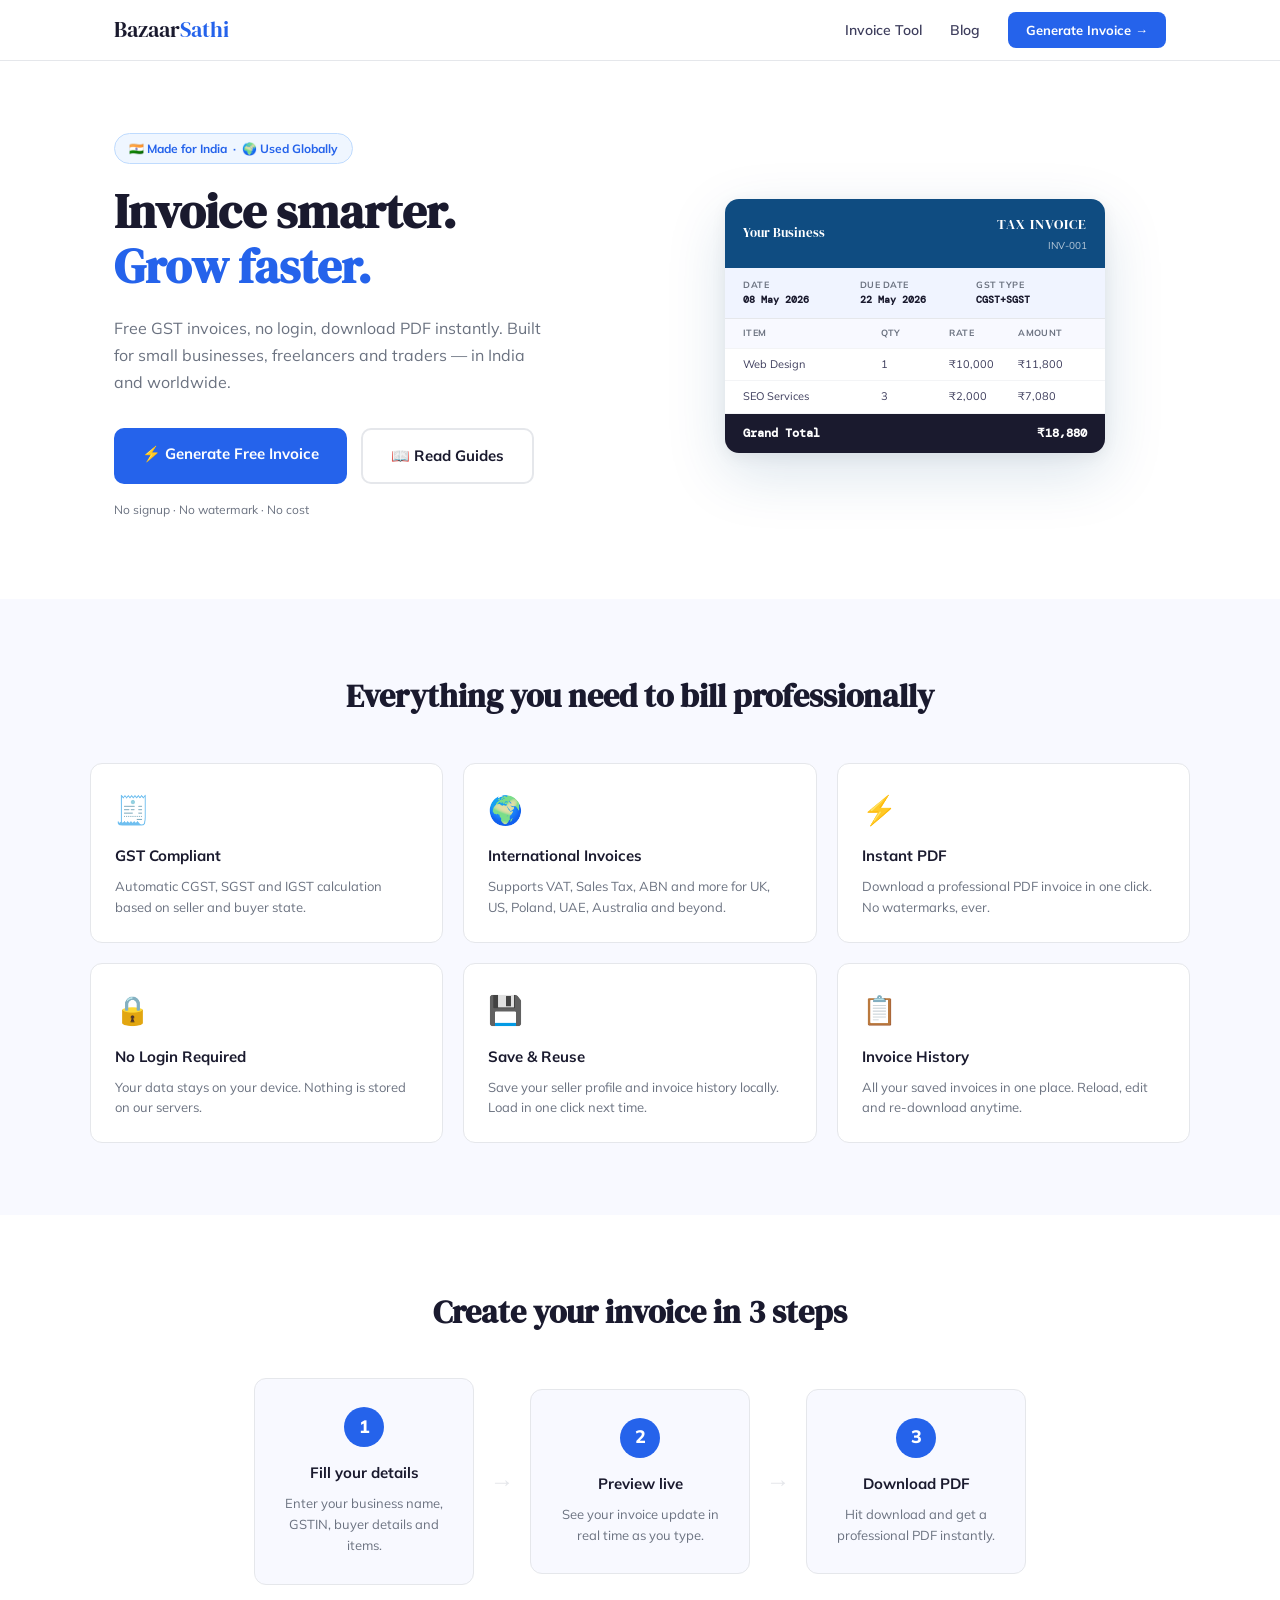
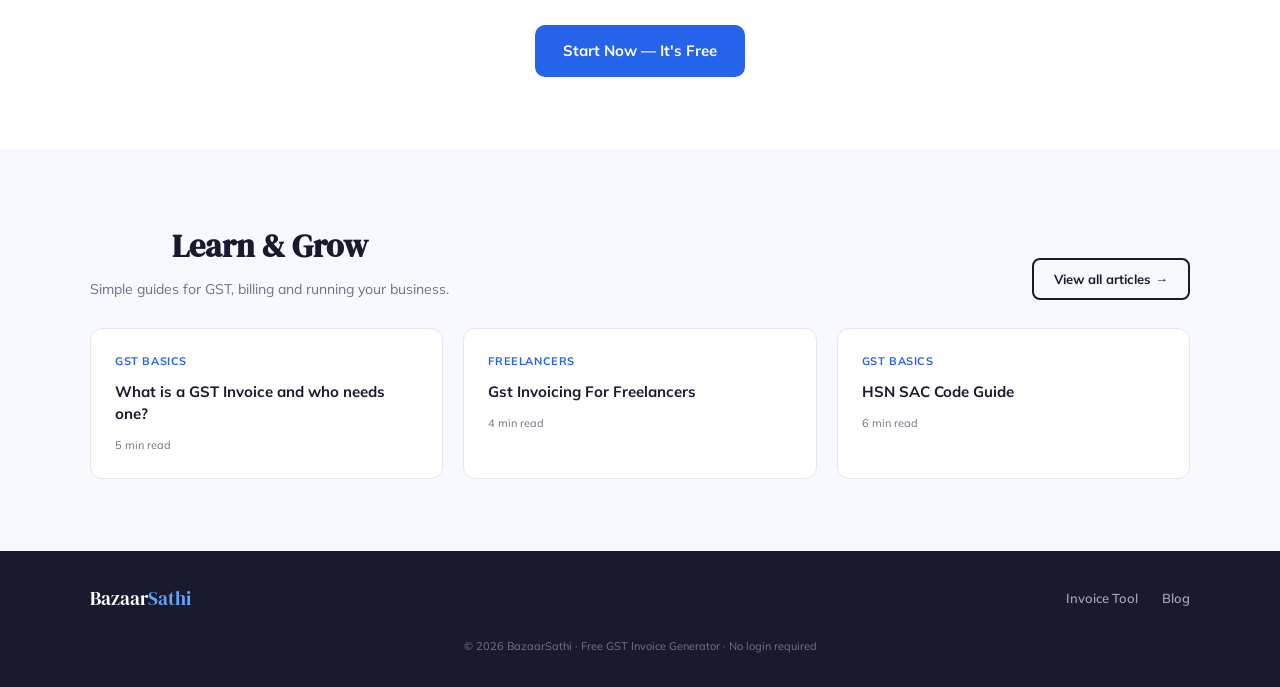
<file: index.html>
<!DOCTYPE html>
<html lang="en">
<head>
  <!-- Google tag (gtag.js) -->
  <script async src="https://www.googletagmanager.com/gtag/js?id=G-HT61FPW5GD"></script>
  <script>
    window.dataLayer = window.dataLayer || [];
    function gtag(){dataLayer.push(arguments);}
    gtag('js', new Date());
    gtag('config', 'G-HT61FPW5GD');
  </script>

  <meta charset="UTF-8">
  <meta name="viewport" content="width=device-width, initial-scale=1.0">

  <!-- SEO -->
  <title>BazaarSathi — Free GST Invoice Generator & Business Guides</title>
  <link rel="icon" type="image/x-icon" href="bazaarsathi_icon.png">
  <meta name="description" content="BazaarSathi helps small businesses, freelancers and traders generate free GST invoices instantly and learn about GST, billing and business with simple guides.">
  <meta name="keywords" content="GST invoice generator, free billing tool India, GST guide, small business India, freelancer invoice, bazaarsathi, GST invoice generator, GST billing software free, GST invoice format PDF, GST invoice for freelancers, small business billing tool, traders invoice maker, GST billing for startups, service invoice generator India, no login invoice maker, free PDF bill download, CGST SGST IGST calculator, automated GST billing, simple invoice creator">

  <!-- Fonts -->
  <link href="https://fonts.googleapis.com/css2?family=DM+Serif+Display:ital@0;1&family=DM+Mono:wght@400;500&family=Mulish:wght@400;500;600;700;800&display=swap" rel="stylesheet">

  <!-- Homepage styles only -->
  <link rel="stylesheet" href="home.css">
</head>
<body>

<!-- ===== NAV ===== -->
<nav class="home-nav">
  <div class="home-nav-inner">
    <a href="index.html" class="home-logo">Bazaar<span>Sathi</span></a>
    <div class="home-nav-links">
      <a href="tool.html" class="nav-link">Invoice Tool</a>
      <a href="blog.html" class="nav-link">Blog</a>
      <a href="tool.html" class="btn-nav-cta">Generate Invoice →</a>
    </div>
  </div>
</nav>

<!-- ===== HERO ===== -->
<section class="hero">
  <div class="hero-inner">
    <div class="hero-badge">🇮🇳 Made for India &nbsp;·&nbsp; 🌍 Used Globally</div>
    <h1 class="hero-title">
      Invoice smarter.<br>
      <span class="hero-accent">Grow faster.</span>
    </h1>
    <p class="hero-sub">
      Free GST invoices, no login, download PDF instantly.
      Built for small businesses, freelancers and traders — in India and worldwide.
    </p>
    <div class="hero-btns">
      <a href="tool.html" class="btn-hero-primary">⚡ Generate Free Invoice</a>
      <a href="blog.html" class="btn-hero-secondary">📖 Read Guides</a>
    </div>
    <p class="hero-note">No signup · No watermark · No cost</p>
  </div>

  <!-- Floating invoice card mockup -->
  <div class="hero-card-wrap">
    <div class="hero-card">
      <div class="hc-header">
        <div class="hc-logo-placeholder">Your Business</div>
        <div class="hc-title-area">
          <div class="hc-title">TAX INVOICE</div>
          <div class="hc-sub">INV-001</div>
        </div>
      </div>
      <div class="hc-meta">
        <div class="hc-meta-item"><div class="hc-mlabel">Date</div><div class="hc-mval">08 May 2026</div></div>
        <div class="hc-meta-item"><div class="hc-mlabel">Due Date</div><div class="hc-mval">22 May 2026</div></div>
        <div class="hc-meta-item"><div class="hc-mlabel">GST Type</div><div class="hc-mval">CGST+SGST</div></div>
      </div>
      <div class="hc-row hc-row-head">
        <span>Item</span><span>Qty</span><span>Rate</span><span>Amount</span>
      </div>
      <div class="hc-row">
        <span>Web Design</span><span>1</span><span>₹10,000</span><span>₹11,800</span>
      </div>
      <div class="hc-row">
        <span>SEO Services</span><span>3</span><span>₹2,000</span><span>₹7,080</span>
      </div>
      <div class="hc-total">
        <span>Grand Total</span>
        <span>₹18,880</span>
      </div>
    </div>
  </div>
</section>

<!-- ===== FEATURES ===== -->
<section class="features">
  <div class="section-inner">
    <h2 class="section-title">Everything you need to bill professionally</h2>
    <div class="features-grid">
      <div class="feature-card">
        <div class="feature-icon">🧾</div>
        <div class="feature-title">GST Compliant</div>
        <div class="feature-desc">Automatic CGST, SGST and IGST calculation based on seller and buyer state.</div>
      </div>
      <div class="feature-card">
        <div class="feature-icon">🌍</div>
        <div class="feature-title">International Invoices</div>
        <div class="feature-desc">Supports VAT, Sales Tax, ABN and more for UK, US, Poland, UAE, Australia and beyond.</div>
      </div>
      <div class="feature-card">
        <div class="feature-icon">⚡</div>
        <div class="feature-title">Instant PDF</div>
        <div class="feature-desc">Download a professional PDF invoice in one click. No watermarks, ever.</div>
      </div>
      <div class="feature-card">
        <div class="feature-icon">🔒</div>
        <div class="feature-title">No Login Required</div>
        <div class="feature-desc">Your data stays on your device. Nothing is stored on our servers.</div>
      </div>
      <div class="feature-card">
        <div class="feature-icon">💾</div>
        <div class="feature-title">Save & Reuse</div>
        <div class="feature-desc">Save your seller profile and invoice history locally. Load in one click next time.</div>
      </div>
      <div class="feature-card">
        <div class="feature-icon">📋</div>
        <div class="feature-title">Invoice History</div>
        <div class="feature-desc">All your saved invoices in one place. Reload, edit and re-download anytime.</div>
      </div>
    </div>
  </div>
</section>

<!-- ===== HOW IT WORKS ===== -->
<section class="how">
  <div class="section-inner">
    <h2 class="section-title">Create your invoice in 3 steps</h2>
    <div class="steps">
      <div class="step">
        <div class="step-num">1</div>
        <div class="step-title">Fill your details</div>
        <div class="step-desc">Enter your business name, GSTIN, buyer details and items.</div>
      </div>
      <div class="step-arrow">→</div>
      <div class="step">
        <div class="step-num">2</div>
        <div class="step-title">Preview live</div>
        <div class="step-desc">See your invoice update in real time as you type.</div>
      </div>
      <div class="step-arrow">→</div>
      <div class="step">
        <div class="step-num">3</div>
        <div class="step-title">Download PDF</div>
        <div class="step-desc">Hit download and get a professional PDF instantly.</div>
      </div>
    </div>
    <div style="text-align:center;margin-top:40px">
      <a href="tool.html" class="btn-hero-primary">Start Now — It's Free</a>
    </div>
  </div>
</section>

<!-- ===== BLOG TEASER ===== -->
<section class="blog-teaser">
  <div class="section-inner">
    <div class="blog-teaser-head">
      <div>
        <h2 class="section-title" style="margin-bottom:6px">Learn & Grow</h2>
        <p style="color:var(--ht-muted);font-size:14px">Simple guides for GST, billing and running your business.</p>
      </div>
      <a href="blog.html" class="btn-outline-dark">View all articles →</a>
    </div>
    <div class="blog-teaser-grid" id="blog-teaser-grid">
      <!-- Populated by home.js or hardcoded below -->
      <a href="blog/what-is-gst-invoice.html" class="blog-card">
        <div class="blog-card-tag">GST Basics</div>
        <div class="blog-card-title">What is a GST Invoice and who needs one?</div>
        <div class="blog-card-meta">5 min read</div>
      </a>

      <a href="blog/gst-invoicing-for-freelancers.html" class="blog-card">
        <div class="blog-card-tag">Freelancers</div>
        <div class="blog-card-title">Gst Invoicing For Freelancers</div>
        <div class="blog-card-meta">4 min read</div>
      </a>
      <a href="blog/hsn-sac-code-guide.html" class="blog-card">
        <div class="blog-card-tag">GST Basics</div>
        <div class="blog-card-title">HSN SAC Code Guide</div>
        <div class="blog-card-meta">6 min read</div>
      </a>

    </div>
  </div>
</section>

<!-- ===== FOOTER ===== -->
<footer class="home-footer">
  <div class="home-footer-inner">
    <div class="footer-logo">Bazaar<span>Sathi</span></div>
    <div class="footer-links">
      <a href="tool.html">Invoice Tool</a>
      <a href="blog.html">Blog</a>
    </div>
    <div class="footer-note">
      © 2026 BazaarSathi · Free GST Invoice Generator · No login required
    </div>
  </div>
</footer>

</body>
</html>
</file>
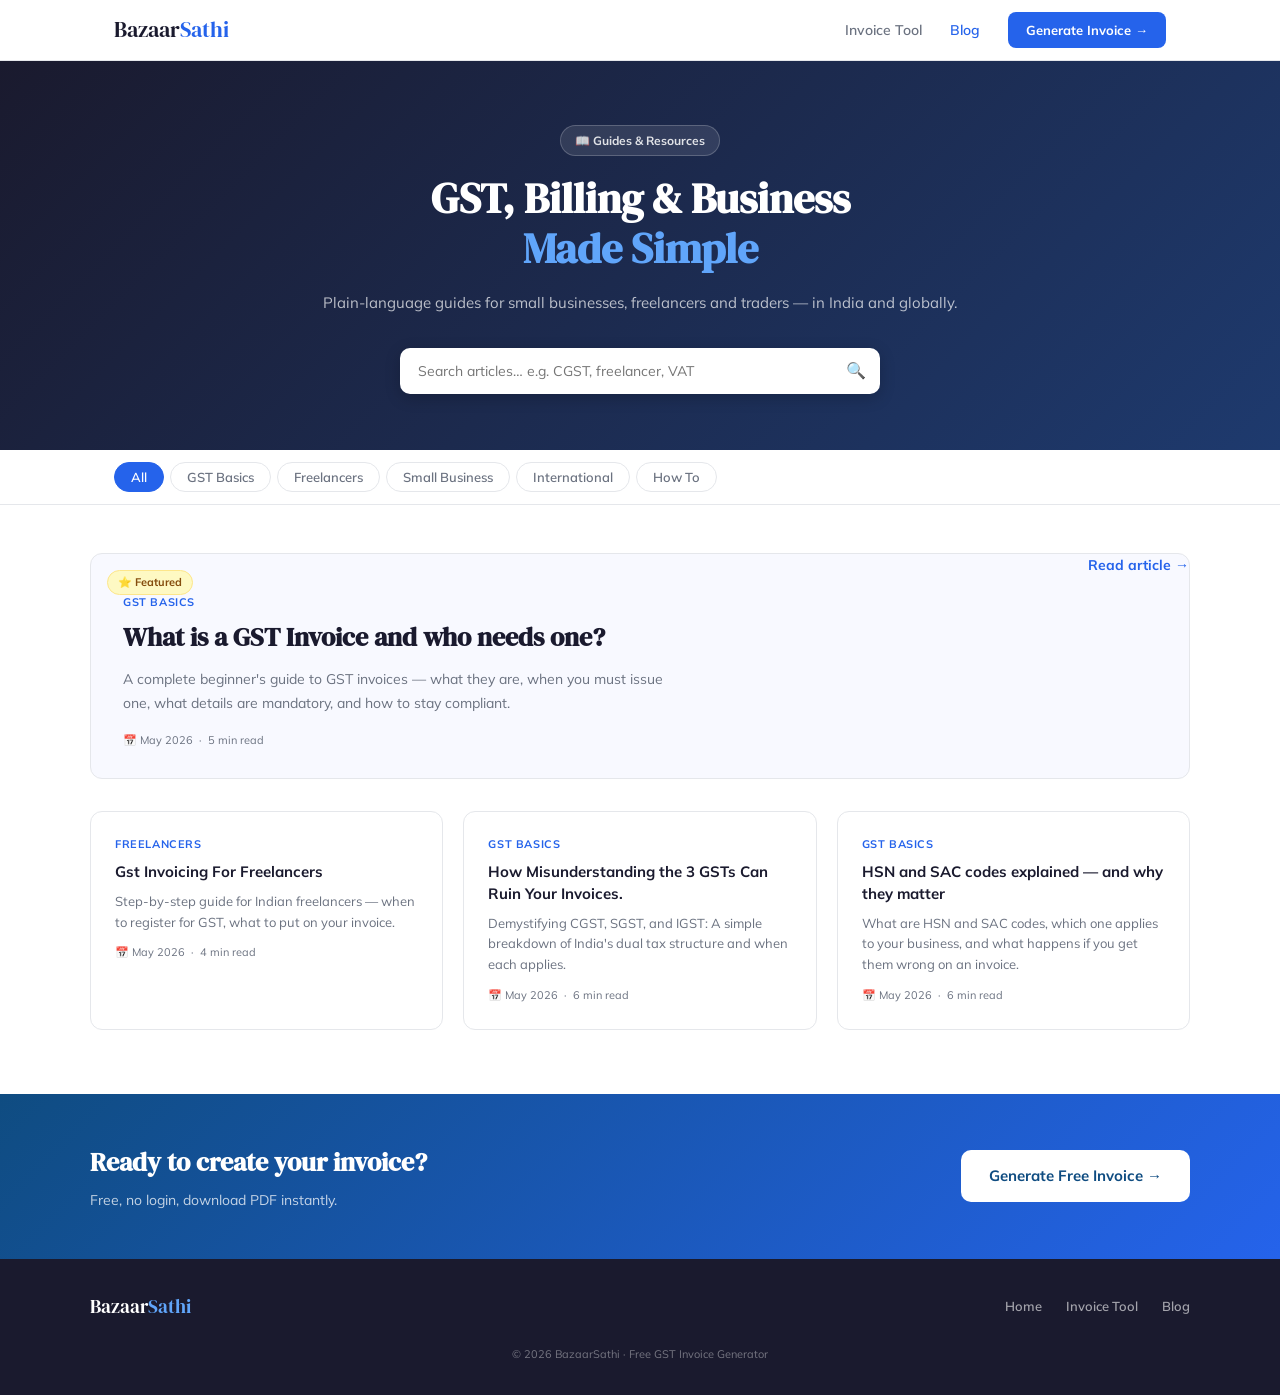
<file: blog.html>
<!DOCTYPE html>
<html lang="en">
<head>
  <!-- Google tag -->
  <script async src="https://www.googletagmanager.com/gtag/js?id=G-HT61FPW5GD"></script>
  <script>
    window.dataLayer = window.dataLayer || [];
    function gtag(){dataLayer.push(arguments);}
    gtag('js', new Date());
    gtag('config', 'G-HT61FPW5GD');
  </script>

  <meta charset="UTF-8">
  <meta name="viewport" content="width=device-width, initial-scale=1.0">

  <title>Blog — GST, Billing & Business Guides | BazaarSathi</title>
  <link rel="icon" type="image/x-icon" href="bazaarsathi_icon.png">
  <meta name="description" content="Simple guides on GST invoicing, billing, tax rules and running a small business in India and globally. Free resources by BazaarSathi.">
  <meta name="keywords" content="GST invoice generator, free billing tool India, GST guide, small business India, freelancer invoice, bazaarsathi, GST invoice generator, GST billing software free, GST invoice format PDF, GST invoice for freelancers, small business billing tool, traders invoice maker, GST billing for startups, service invoice generator India, no login invoice maker, free PDF bill download, CGST SGST IGST calculator, automated GST billing, simple invoice creator">

  <link href="https://fonts.googleapis.com/css2?family=DM+Serif+Display:ital@0;1&family=DM+Mono:wght@400;500&family=Mulish:wght@400;500;600;700;800&display=swap" rel="stylesheet">
  <link rel="stylesheet" href="blog.css">
</head>
<body>

<!-- ===== NAV ===== -->
<nav class="blog-nav">
  <div class="blog-nav-inner">
    <a href="index.html" class="blog-nav-logo">Bazaar<span>Sathi</span></a>
    <div class="blog-nav-links">
      <a href="tool.html" class="bnav-link">Invoice Tool</a>
      <a href="blog.html" class="bnav-link active">Blog</a>
      <a href="tool.html" class="bnav-cta">Generate Invoice →</a>
    </div>
  </div>
</nav>

<!-- ===== HERO ===== -->
<section class="blog-hero">
  <div class="blog-hero-inner">
    <div class="blog-hero-badge">📖 Guides & Resources</div>
    <h1 class="blog-hero-title">GST, Billing & Business<br><span>Made Simple</span></h1>
    <p class="blog-hero-sub">Plain-language guides for small businesses, freelancers and traders — in India and globally.</p>

    <!-- Search -->
    <div class="blog-search-wrap">
      <input type="text" id="blog-search" placeholder="Search articles… e.g. CGST, freelancer, VAT" oninput="filterArticles()">
      <span class="blog-search-icon">🔍</span>
    </div>
  </div>
</section>

<!-- ===== FILTER TABS ===== -->
<div class="blog-filter-bar">
  <div class="blog-filter-inner">
    <button class="filter-btn active" onclick="setFilter('all',this)">All</button>
    <button class="filter-btn" onclick="setFilter('gst-basics',this)">GST Basics</button>
    <button class="filter-btn" onclick="setFilter('freelancers',this)">Freelancers</button>
    <button class="filter-btn" onclick="setFilter('small-business',this)">Small Business</button>
    <button class="filter-btn" onclick="setFilter('international',this)">International</button>
    <button class="filter-btn" onclick="setFilter('how-to',this)">How To</button>
  </div>
</div>

<!-- ===== ARTICLES GRID ===== -->
<main class="blog-main">
  <div class="blog-main-inner">

    <!-- Featured article -->
    <div class="featured-wrap" id="featured-wrap">
      <a href="blog/what-is-gst-invoice.html" class="featured-card" data-category="gst-basics" data-title="what is a gst invoice and who needs one">
        <div class="featured-badge">⭐ Featured</div>
        <div class="featured-content">
          <div class="article-tag">GST Basics</div>
          <h2 class="featured-title">What is a GST Invoice and who needs one?</h2>
          <p class="featured-desc">A complete beginner's guide to GST invoices — what they are, when you must issue one, what details are mandatory, and how to stay compliant.</p>
          <div class="article-meta">
            <span>📅 May 2026</span>
            <span>·</span>
            <span>5 min read</span>
          </div>
        </div>
        <div class="featured-cta">Read article →</div>
      </a>
    </div>
    

    <!-- Articles grid -->
    <div class="articles-grid" id="articles-grid">

      <a href="blog/gst-invoicing-for-freelancers.html" class="article-card" data-category="freelancers" data-title="Gst Invoicing For Freelancers">
        <div class="article-tag">Freelancers</div>
        <h3 class="article-title">Gst Invoicing For Freelancers</h3>
        <p class="article-desc">Step-by-step guide for Indian freelancers — when to register for GST, what to put on your invoice.</p>
        <div class="article-meta">
          <span>📅 May 2026</span><span>·</span><span>4 min read</span>
        </div>
      </a>

      <a href="blog/cgst-sgst-igst-difference.html" class="article-card" data-category="GST Basics" data-title="How Misunderstanding the 3 GSTs Can Ruin Your Invoices.">
        <div class="article-tag">GST Basics</div>
        <h3 class="article-title">How Misunderstanding the 3 GSTs Can Ruin Your Invoices.</h3>
        <p class="article-desc">Demystifying CGST, SGST, and IGST: A simple breakdown of India's dual tax structure and when each applies.</p>
        <div class="article-meta">
          <span>📅 May 2026</span><span>·</span><span>6 min read</span>
        </div>
      </a>

      <a href="blog/hsn-sac-code-guide.html" class="article-card" data-category="gst-basics" data-title="hsn and sac codes explained">
        <div class="article-tag">GST Basics</div>
        <h3 class="article-title">HSN and SAC codes explained — and why they matter</h3>
        <p class="article-desc">What are HSN and SAC codes, which one applies to your business, and what happens if you get them wrong on an invoice.</p>
        <div class="article-meta">
          <span>📅 May 2026</span><span>·</span><span>6 min read</span>
        </div>
      </a>

      <!-- <a href="blog/bill-of-supply-vs-tax-invoice.html" class="article-card" data-category="gst-basics" data-title="bill of supply vs tax invoice">
        <div class="article-tag">GST Basics</div>
        <h3 class="article-title">Bill of Supply vs Tax Invoice — which do you issue?</h3>
        <p class="article-desc">Two document types, two very different situations. Learn which one your business should be using and the legal difference between them.</p>
        <div class="article-meta">
          <span>📅 May 2026</span><span>·</span><span>3 min read</span>
        </div>
      </a>

      <a href="blog/small-business-invoicing-tips.html" class="article-card" data-category="small-business" data-title="invoicing tips for small businesses india">
        <div class="article-tag">Small Business</div>
        <h3 class="article-title">7 invoicing tips every small business in India should follow</h3>
        <p class="article-desc">Avoid common billing mistakes, get paid faster, and stay GST compliant with these practical tips for small business owners.</p>
        <div class="article-meta">
          <span>📅 May 2026</span><span>·</span><span>5 min read</span>
        </div>
      </a>

      <a href="blog/international-invoice-guide.html" class="article-card" data-category="international" data-title="how to invoice international clients from india">
        <div class="article-tag">International</div>
        <h3 class="article-title">How to invoice international clients from India</h3>
        <p class="article-desc">Foreign currency invoices, GST on exports, LUT filing, and what details your international invoice must include.</p>
        <div class="article-meta">
          <span>📅 May 2026</span><span>·</span><span>6 min read</span>
        </div>
      </a>

      <a href="blog/gst-invoice-for-traders.html" class="article-card" data-category="small-business" data-title="gst invoice guide for traders and shopkeepers">
        <div class="article-tag">Small Business</div>
        <h3 class="article-title">GST invoice guide for traders and shopkeepers</h3>
        <p class="article-desc">Whether you sell wholesale or retail, this guide covers exactly what your GST invoice needs to show and when you can simplify it.</p>
        <div class="article-meta">
          <span>📅 May 2026</span><span>·</span><span>4 min read</span>
        </div>
      </a>

      <a href="blog/vat-invoice-uk-guide.html" class="article-card" data-category="international" data-title="vat invoice requirements uk">
        <div class="article-tag">International</div>
        <h3 class="article-title">VAT invoice requirements in the UK — a simple guide</h3>
        <p class="article-desc">What a UK VAT invoice must include, when a simplified invoice is allowed, and how to handle cross-border sales after Brexit.</p>
        <div class="article-meta">
          <span>📅 May 2026</span><span>·</span><span>5 min read</span>
        </div>
      </a>

      <a href="blog/how-to-use-bazaarsathi.html" class="article-card" data-category="how-to" data-title="how to use bazaarsathi invoice generator">
        <div class="article-tag">How To</div>
        <h3 class="article-title">How to use BazaarSathi to create a GST invoice in 2 minutes</h3>
        <p class="article-desc">A quick walkthrough of every field in the invoice generator — from GSTIN to HSN codes to downloading your PDF.</p>
        <div class="article-meta">
          <span>📅 May 2026</span><span>·</span><span>3 min read</span>
        </div>
      </a> -->

    </div>

    <!-- Empty state -->
    <div class="blog-empty" id="blog-empty" style="display:none">
      <div class="blog-empty-icon">🔍</div>
      <div class="blog-empty-text">No articles found for "<span id="empty-query"></span>"</div>
      <button class="filter-btn active" style="margin-top:16px" onclick="clearSearch()">Clear search</button>
    </div>

  </div>
</main>

<!-- ===== CTA BANNER ===== -->
<section class="blog-cta-banner">
  <div class="blog-cta-inner">
    <div>
      <h2 class="blog-cta-title">Ready to create your invoice?</h2>
      <p class="blog-cta-sub">Free, no login, download PDF instantly.</p>
    </div>
    <a href="tool.html" class="blog-cta-btn">Generate Free Invoice →</a>
  </div>
</section>

<!-- ===== FOOTER ===== -->
<footer class="blog-footer">
  <div class="blog-footer-inner">
    <div class="footer-logo">Bazaar<span>Sathi</span></div>
    <div class="footer-links">
      <a href="index.html">Home</a>
      <a href="tool.html">Invoice Tool</a>
      <a href="blog.html">Blog</a>
    </div>
    <div class="footer-note">© 2026 BazaarSathi · Free GST Invoice Generator</div>
  </div>
</footer>

<script>
  let currentFilter = 'all';

  function setFilter(category, btn) {
    currentFilter = category;
    document.querySelectorAll('.filter-btn').forEach(b => b.classList.remove('active'));
    btn.classList.add('active');
    applyFilters();
  }

  function filterArticles() { applyFilters(); }

  function applyFilters() {
    const query    = document.getElementById('blog-search').value.toLowerCase().trim();
    const cards    = document.querySelectorAll('.article-card');
    const featured = document.querySelector('.featured-card');
    let visibleCount = 0;

    // Handle featured card
    if (featured) {
      const fCat   = featured.dataset.category;
      const fTitle = featured.dataset.title;
      const fMatch = (currentFilter === 'all' || fCat === currentFilter) &&
                     (!query || fTitle.includes(query));
      document.getElementById('featured-wrap').style.display = fMatch ? '' : 'none';
      if (fMatch) visibleCount++;
    }

    // Handle grid cards
    cards.forEach(card => {
      const cat   = card.dataset.category;
      const title = card.dataset.title;
      const match = (currentFilter === 'all' || cat === currentFilter) &&
                    (!query || title.includes(query));
      card.style.display = match ? '' : 'none';
      if (match) visibleCount++;
    });

    // Empty state
    const empty = document.getElementById('blog-empty');
    empty.style.display = visibleCount === 0 ? '' : 'none';
    if (visibleCount === 0) {
      document.getElementById('empty-query').textContent = query || currentFilter;
    }
  }

  function clearSearch() {
    document.getElementById('blog-search').value = '';
    currentFilter = 'all';
    document.querySelectorAll('.filter-btn').forEach((b, i) => {
      b.classList.toggle('active', i === 0);
    });
    applyFilters();
  }
</script>

</body>
</html>
</file>
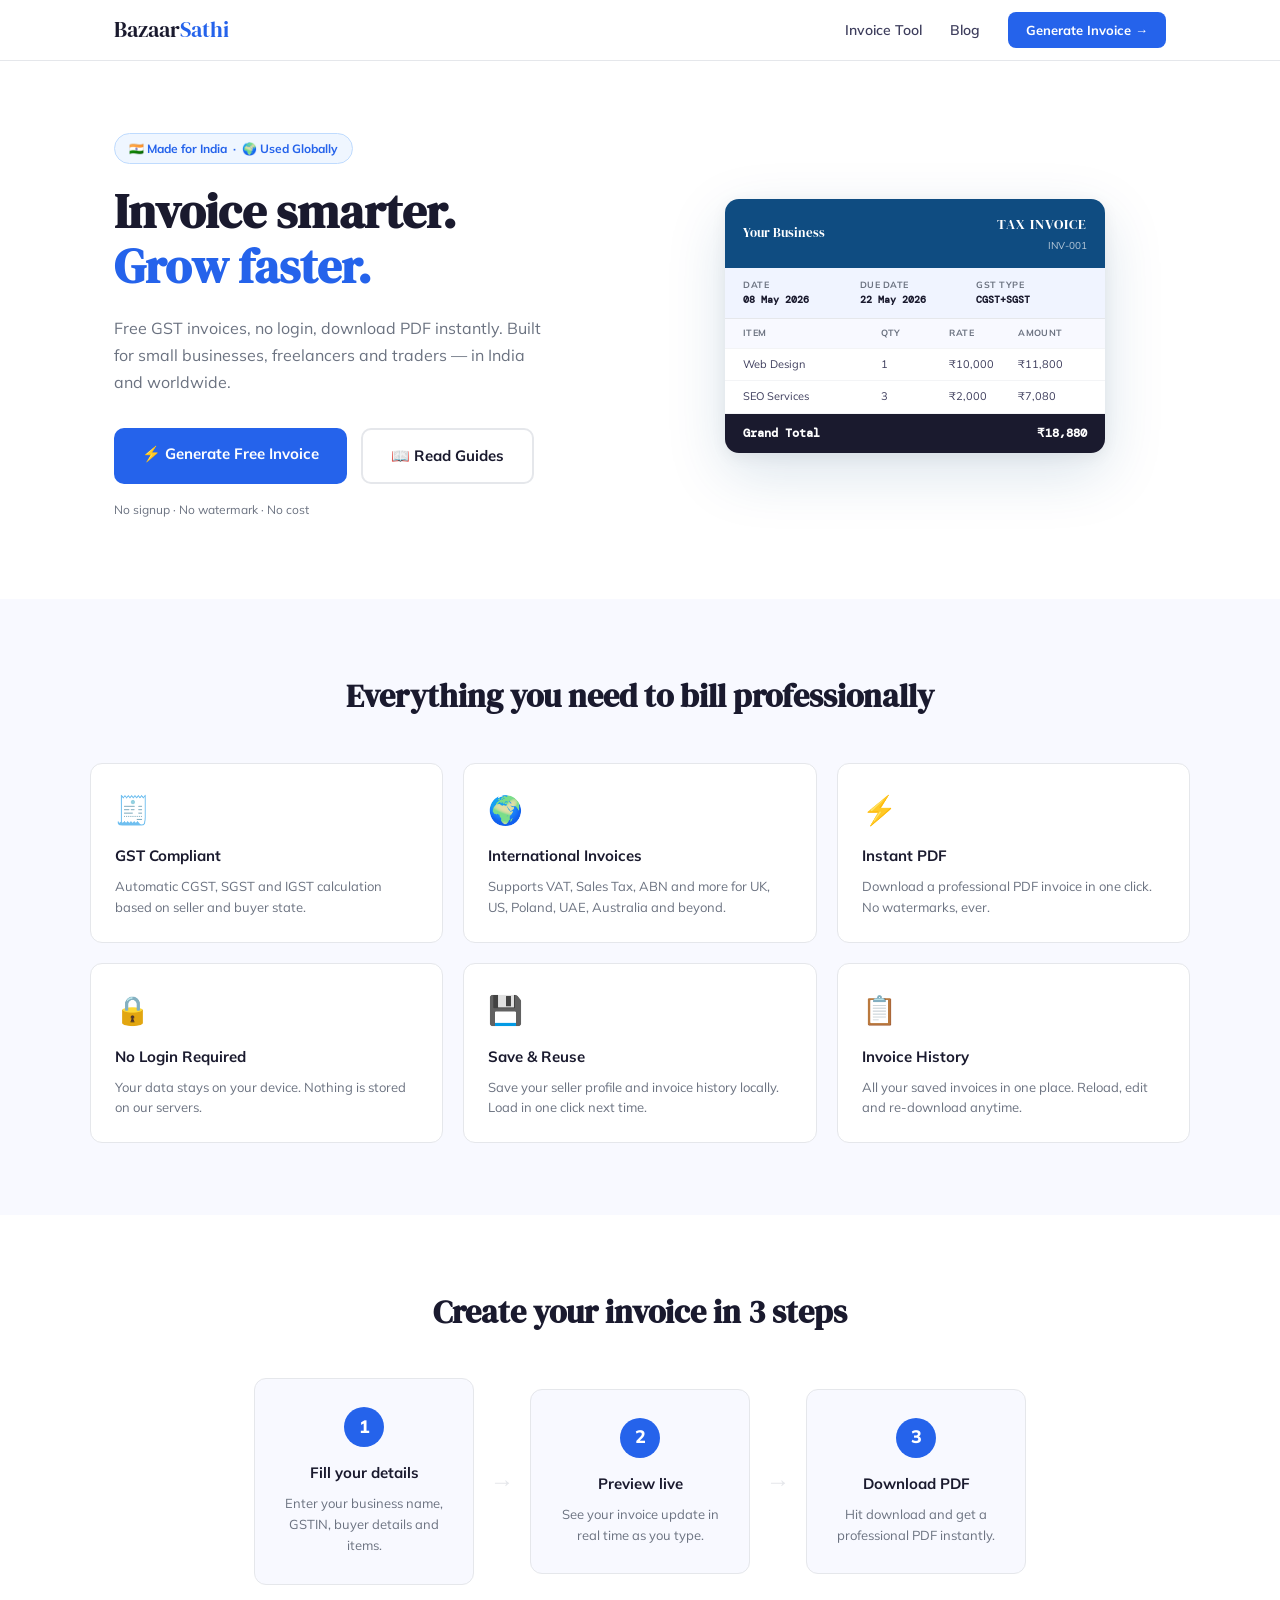
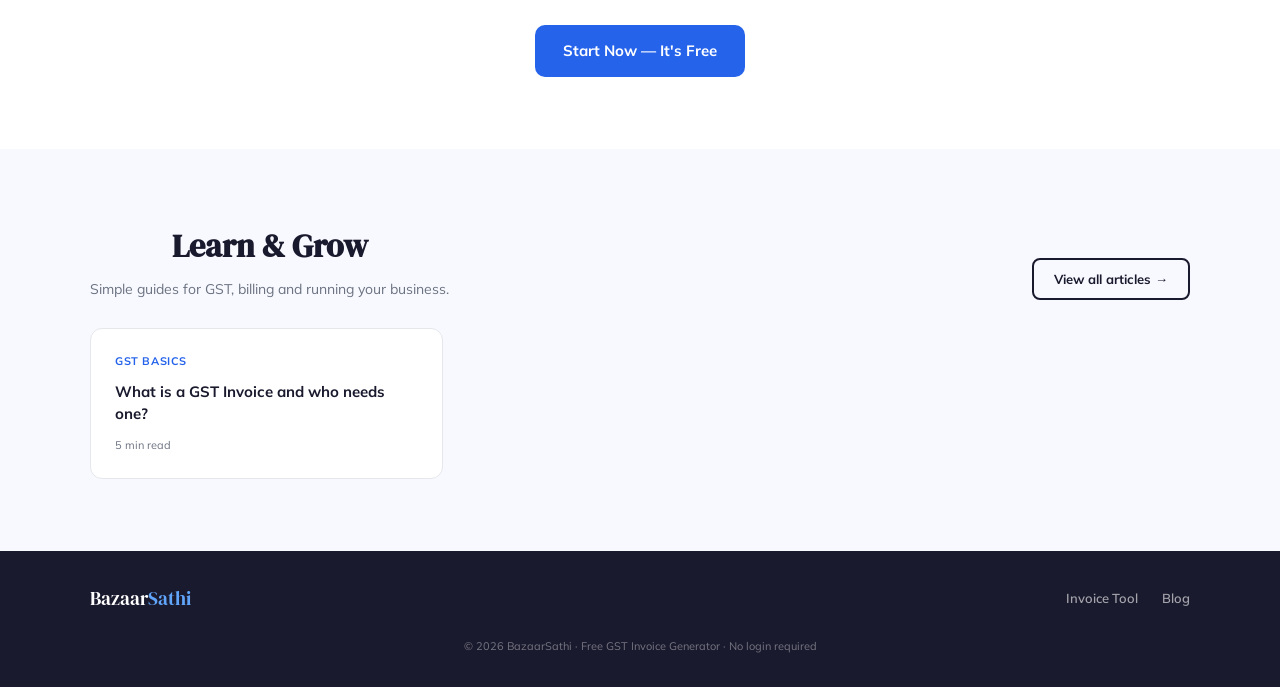
<file: home.html>
<!DOCTYPE html>
<html lang="en">
<head>
  <!-- Google tag (gtag.js) -->
  <script async src="https://www.googletagmanager.com/gtag/js?id=G-HT61FPW5GD"></script>
  <script>
    window.dataLayer = window.dataLayer || [];
    function gtag(){dataLayer.push(arguments);}
    gtag('js', new Date());
    gtag('config', 'G-HT61FPW5GD');
  </script>

  <meta charset="UTF-8">
  <meta name="viewport" content="width=device-width, initial-scale=1.0">

  <!-- SEO -->
  <title>BazaarSathi — Free GST Invoice Generator & Business Guides</title>
  <link rel="icon" type="image/x-icon" href="bazaarsathi_icon.png">
  <meta name="description" content="BazaarSathi helps small businesses, freelancers and traders generate free GST invoices instantly and learn about GST, billing and business with simple guides.">
  <meta name="keywords" content="GST invoice generator, free billing tool India, GST guide, small business India, freelancer invoice, bazaarsathi, GST invoice generator, GST billing software free, GST invoice format PDF, GST invoice for freelancers, small business billing tool, traders invoice maker, GST billing for startups, service invoice generator India, no login invoice maker, free PDF bill download, CGST SGST IGST calculator, automated GST billing, simple invoice creator">

  <!-- Fonts -->
  <link href="https://fonts.googleapis.com/css2?family=DM+Serif+Display:ital@0;1&family=DM+Mono:wght@400;500&family=Mulish:wght@400;500;600;700;800&display=swap" rel="stylesheet">

  <!-- Homepage styles only -->
  <link rel="stylesheet" href="home.css">
</head>
<body>

<!-- ===== NAV ===== -->
<nav class="home-nav">
  <div class="home-nav-inner">
    <a href="home.html" class="home-logo">Bazaar<span>Sathi</span></a>
    <div class="home-nav-links">
      <a href="tool.html" class="nav-link">Invoice Tool</a>
      <a href="blog.html" class="nav-link">Blog</a>
      <a href="tool.html" class="btn-nav-cta">Generate Invoice →</a>
    </div>
  </div>
</nav>

<!-- ===== HERO ===== -->
<section class="hero">
  <div class="hero-inner">
    <div class="hero-badge">🇮🇳 Made for India &nbsp;·&nbsp; 🌍 Used Globally</div>
    <h1 class="hero-title">
      Invoice smarter.<br>
      <span class="hero-accent">Grow faster.</span>
    </h1>
    <p class="hero-sub">
      Free GST invoices, no login, download PDF instantly.
      Built for small businesses, freelancers and traders — in India and worldwide.
    </p>
    <div class="hero-btns">
      <a href="tool.html" class="btn-hero-primary">⚡ Generate Free Invoice</a>
      <a href="blog.html" class="btn-hero-secondary">📖 Read Guides</a>
    </div>
    <p class="hero-note">No signup · No watermark · No cost</p>
  </div>

  <!-- Floating invoice card mockup -->
  <div class="hero-card-wrap">
    <div class="hero-card">
      <div class="hc-header">
        <div class="hc-logo-placeholder">Your Business</div>
        <div class="hc-title-area">
          <div class="hc-title">TAX INVOICE</div>
          <div class="hc-sub">INV-001</div>
        </div>
      </div>
      <div class="hc-meta">
        <div class="hc-meta-item"><div class="hc-mlabel">Date</div><div class="hc-mval">08 May 2026</div></div>
        <div class="hc-meta-item"><div class="hc-mlabel">Due Date</div><div class="hc-mval">22 May 2026</div></div>
        <div class="hc-meta-item"><div class="hc-mlabel">GST Type</div><div class="hc-mval">CGST+SGST</div></div>
      </div>
      <div class="hc-row hc-row-head">
        <span>Item</span><span>Qty</span><span>Rate</span><span>Amount</span>
      </div>
      <div class="hc-row">
        <span>Web Design</span><span>1</span><span>₹10,000</span><span>₹11,800</span>
      </div>
      <div class="hc-row">
        <span>SEO Services</span><span>3</span><span>₹2,000</span><span>₹7,080</span>
      </div>
      <div class="hc-total">
        <span>Grand Total</span>
        <span>₹18,880</span>
      </div>
    </div>
  </div>
</section>

<!-- ===== FEATURES ===== -->
<section class="features">
  <div class="section-inner">
    <h2 class="section-title">Everything you need to bill professionally</h2>
    <div class="features-grid">
      <div class="feature-card">
        <div class="feature-icon">🧾</div>
        <div class="feature-title">GST Compliant</div>
        <div class="feature-desc">Automatic CGST, SGST and IGST calculation based on seller and buyer state.</div>
      </div>
      <div class="feature-card">
        <div class="feature-icon">🌍</div>
        <div class="feature-title">International Invoices</div>
        <div class="feature-desc">Supports VAT, Sales Tax, ABN and more for UK, US, Poland, UAE, Australia and beyond.</div>
      </div>
      <div class="feature-card">
        <div class="feature-icon">⚡</div>
        <div class="feature-title">Instant PDF</div>
        <div class="feature-desc">Download a professional PDF invoice in one click. No watermarks, ever.</div>
      </div>
      <div class="feature-card">
        <div class="feature-icon">🔒</div>
        <div class="feature-title">No Login Required</div>
        <div class="feature-desc">Your data stays on your device. Nothing is stored on our servers.</div>
      </div>
      <div class="feature-card">
        <div class="feature-icon">💾</div>
        <div class="feature-title">Save & Reuse</div>
        <div class="feature-desc">Save your seller profile and invoice history locally. Load in one click next time.</div>
      </div>
      <div class="feature-card">
        <div class="feature-icon">📋</div>
        <div class="feature-title">Invoice History</div>
        <div class="feature-desc">All your saved invoices in one place. Reload, edit and re-download anytime.</div>
      </div>
    </div>
  </div>
</section>

<!-- ===== HOW IT WORKS ===== -->
<section class="how">
  <div class="section-inner">
    <h2 class="section-title">Create your invoice in 3 steps</h2>
    <div class="steps">
      <div class="step">
        <div class="step-num">1</div>
        <div class="step-title">Fill your details</div>
        <div class="step-desc">Enter your business name, GSTIN, buyer details and items.</div>
      </div>
      <div class="step-arrow">→</div>
      <div class="step">
        <div class="step-num">2</div>
        <div class="step-title">Preview live</div>
        <div class="step-desc">See your invoice update in real time as you type.</div>
      </div>
      <div class="step-arrow">→</div>
      <div class="step">
        <div class="step-num">3</div>
        <div class="step-title">Download PDF</div>
        <div class="step-desc">Hit download and get a professional PDF instantly.</div>
      </div>
    </div>
    <div style="text-align:center;margin-top:40px">
      <a href="tool.html" class="btn-hero-primary">Start Now — It's Free</a>
    </div>
  </div>
</section>

<!-- ===== BLOG TEASER ===== -->
<section class="blog-teaser">
  <div class="section-inner">
    <div class="blog-teaser-head">
      <div>
        <h2 class="section-title" style="margin-bottom:6px">Learn & Grow</h2>
        <p style="color:var(--ht-muted);font-size:14px">Simple guides for GST, billing and running your business.</p>
      </div>
      <a href="blog.html" class="btn-outline-dark">View all articles →</a>
    </div>
    <div class="blog-teaser-grid" id="blog-teaser-grid">
      <!-- Populated by home.js or hardcoded below -->
      <a href="blog/what-is-gst-invoice.html" class="blog-card">
        <div class="blog-card-tag">GST Basics</div>
        <div class="blog-card-title">What is a GST Invoice and who needs one?</div>
        <div class="blog-card-meta">5 min read</div>
      </a>
      <!-- <a href="blog/cgst-sgst-igst-difference.html" class="blog-card">
        <div class="blog-card-tag">GST Basics</div>
        <div class="blog-card-title">CGST vs SGST vs IGST — What's the difference?</div>
        <div class="blog-card-meta">4 min read</div>
      </a>
      <a href="blog/freelancer-gst-invoice-guide.html" class="blog-card">
        <div class="blog-card-tag">Freelancers</div>
        <div class="blog-card-title">How freelancers should raise GST invoices in India</div>
        <div class="blog-card-meta">6 min read</div>
      </a> -->
    </div>
  </div>
</section>

<!-- ===== FOOTER ===== -->
<footer class="home-footer">
  <div class="home-footer-inner">
    <div class="footer-logo">Bazaar<span>Sathi</span></div>
    <div class="footer-links">
      <a href="tool.html">Invoice Tool</a>
      <a href="blog.html">Blog</a>
    </div>
    <div class="footer-note">
      © 2026 BazaarSathi · Free GST Invoice Generator · No login required
    </div>
  </div>
</footer>

</body>
</html>
</file>
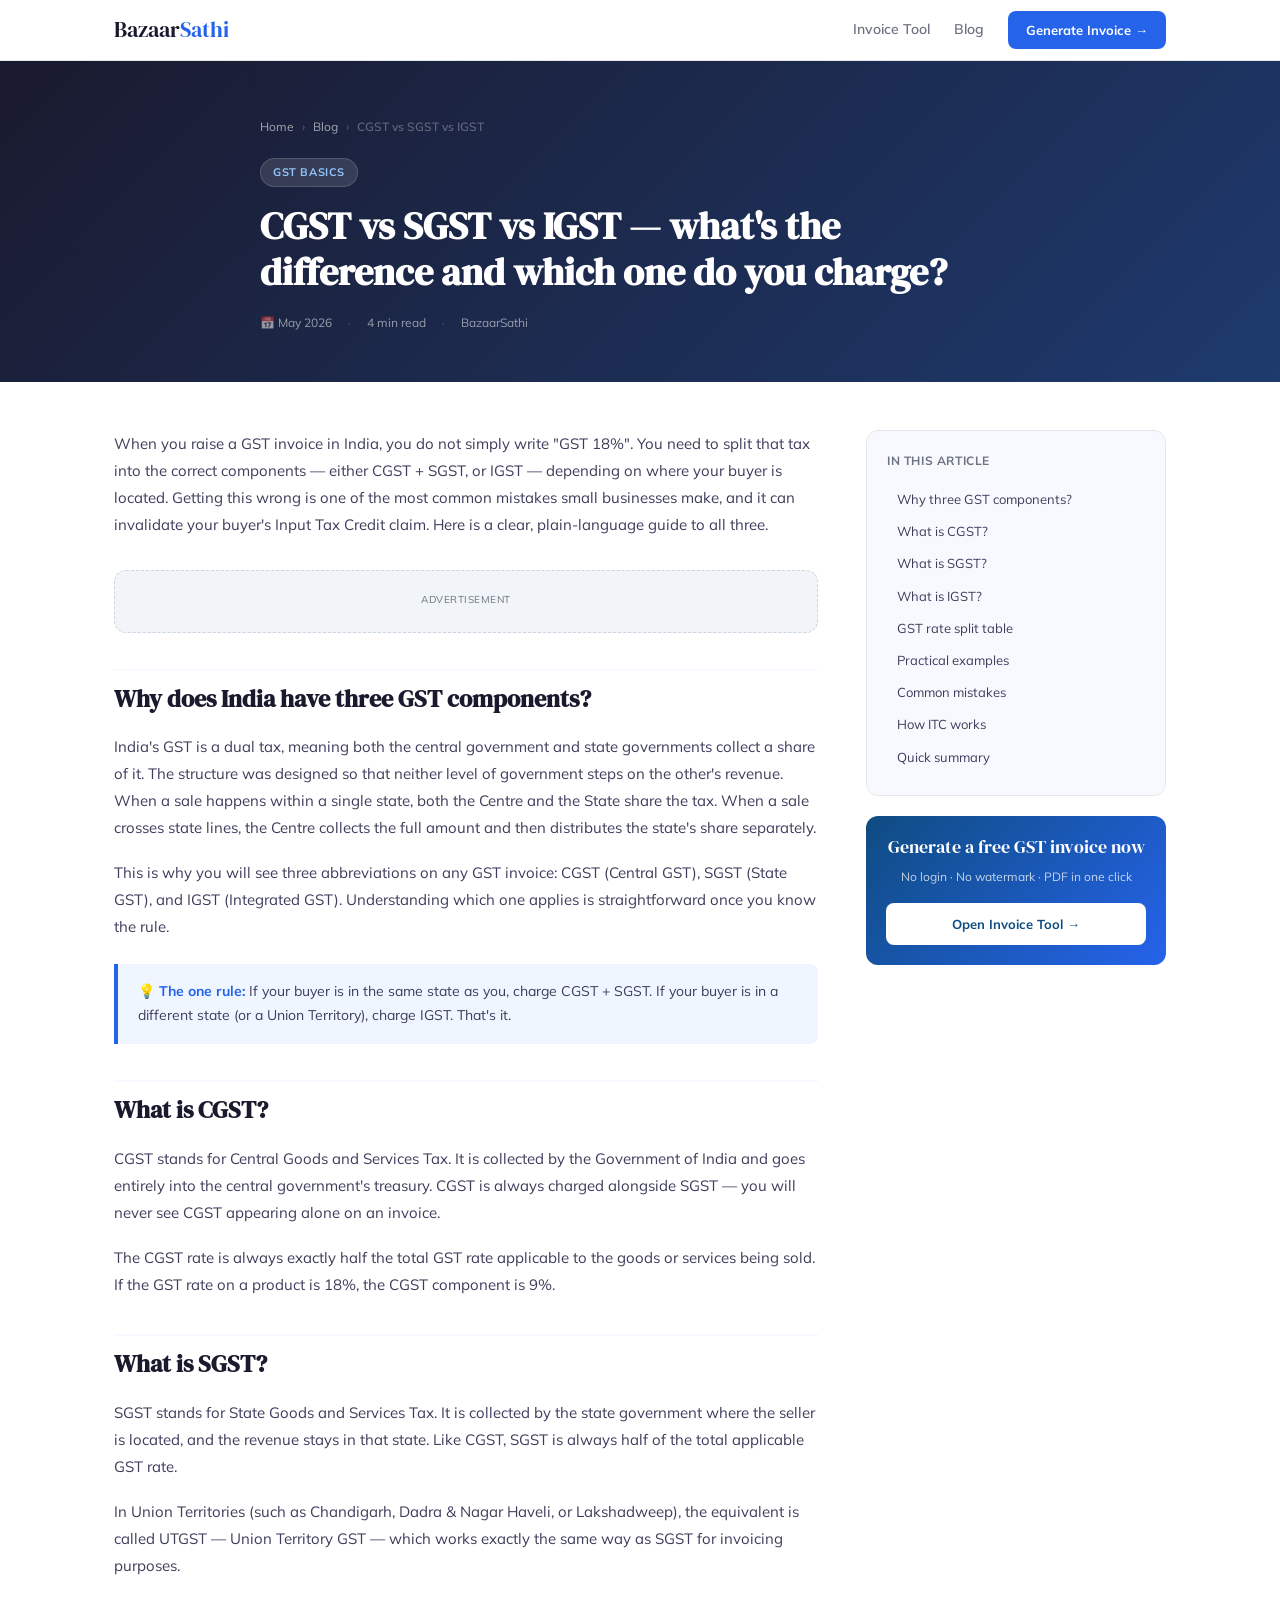
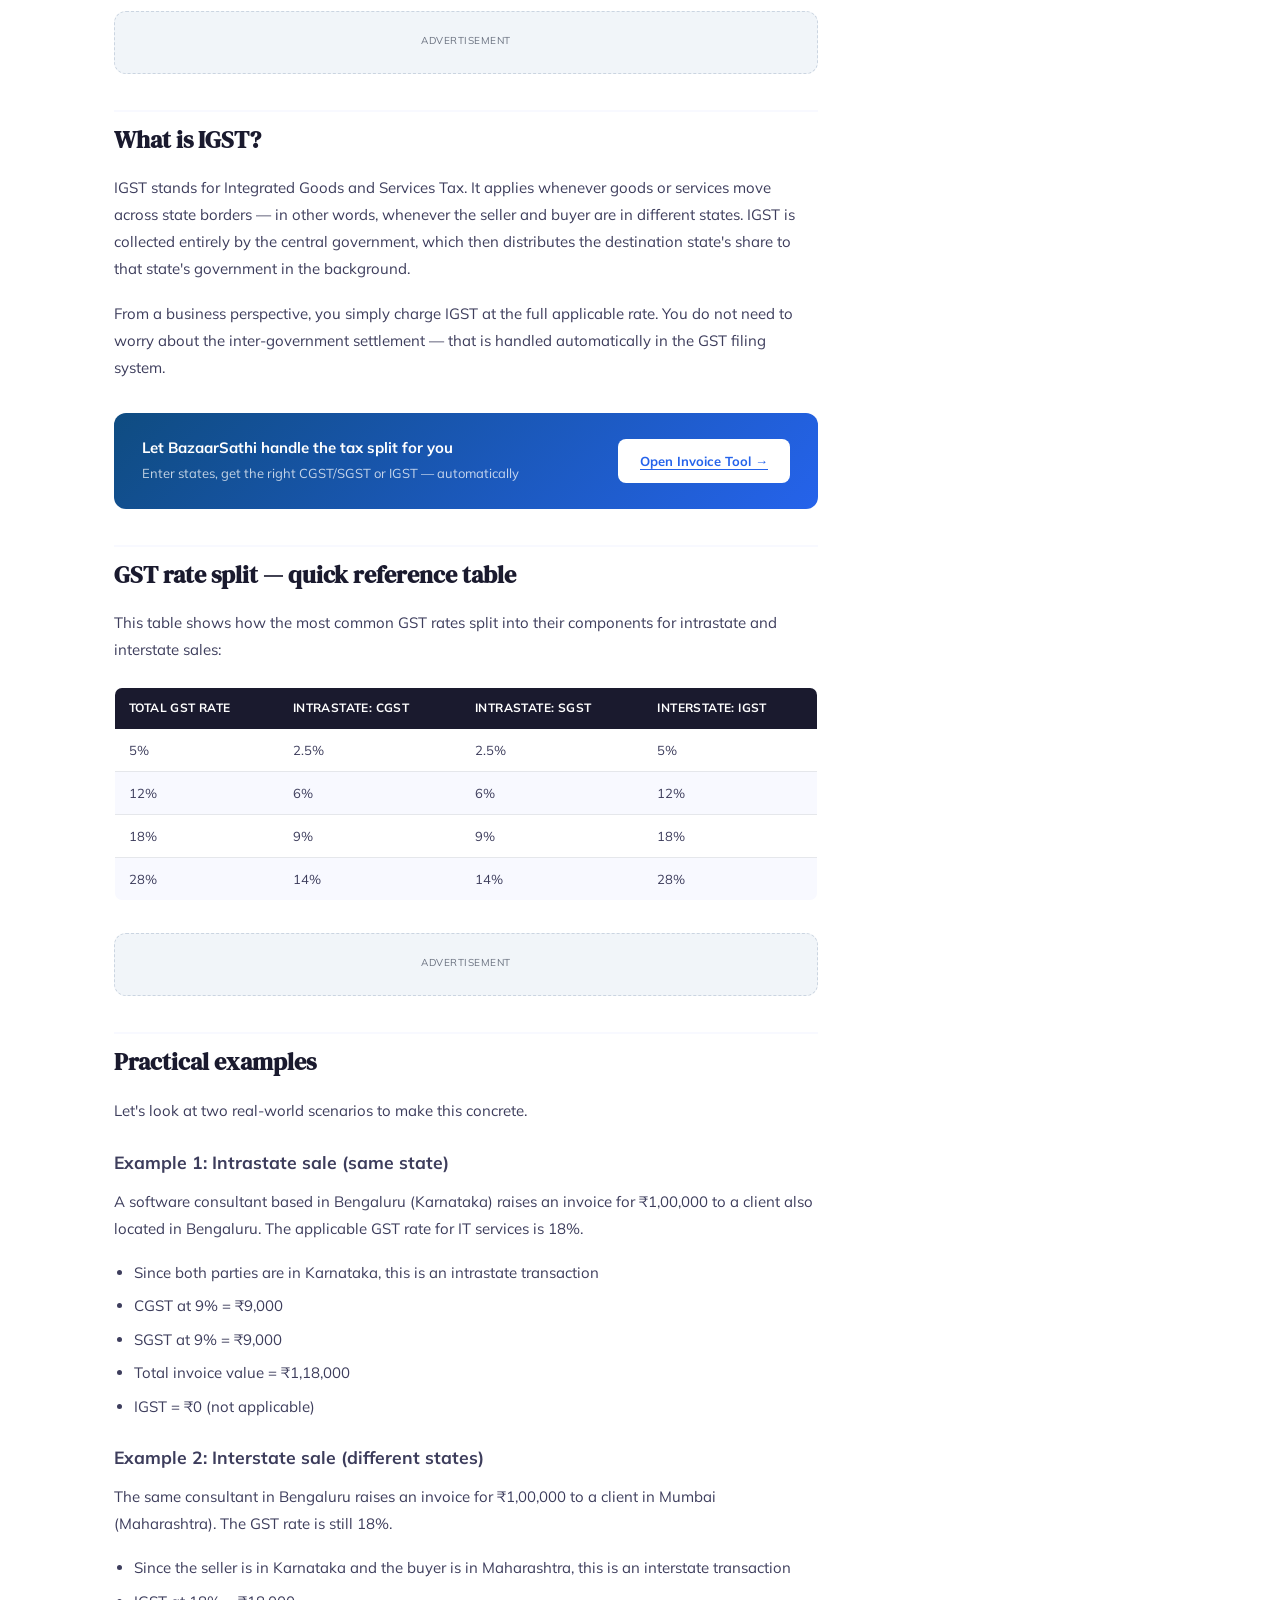
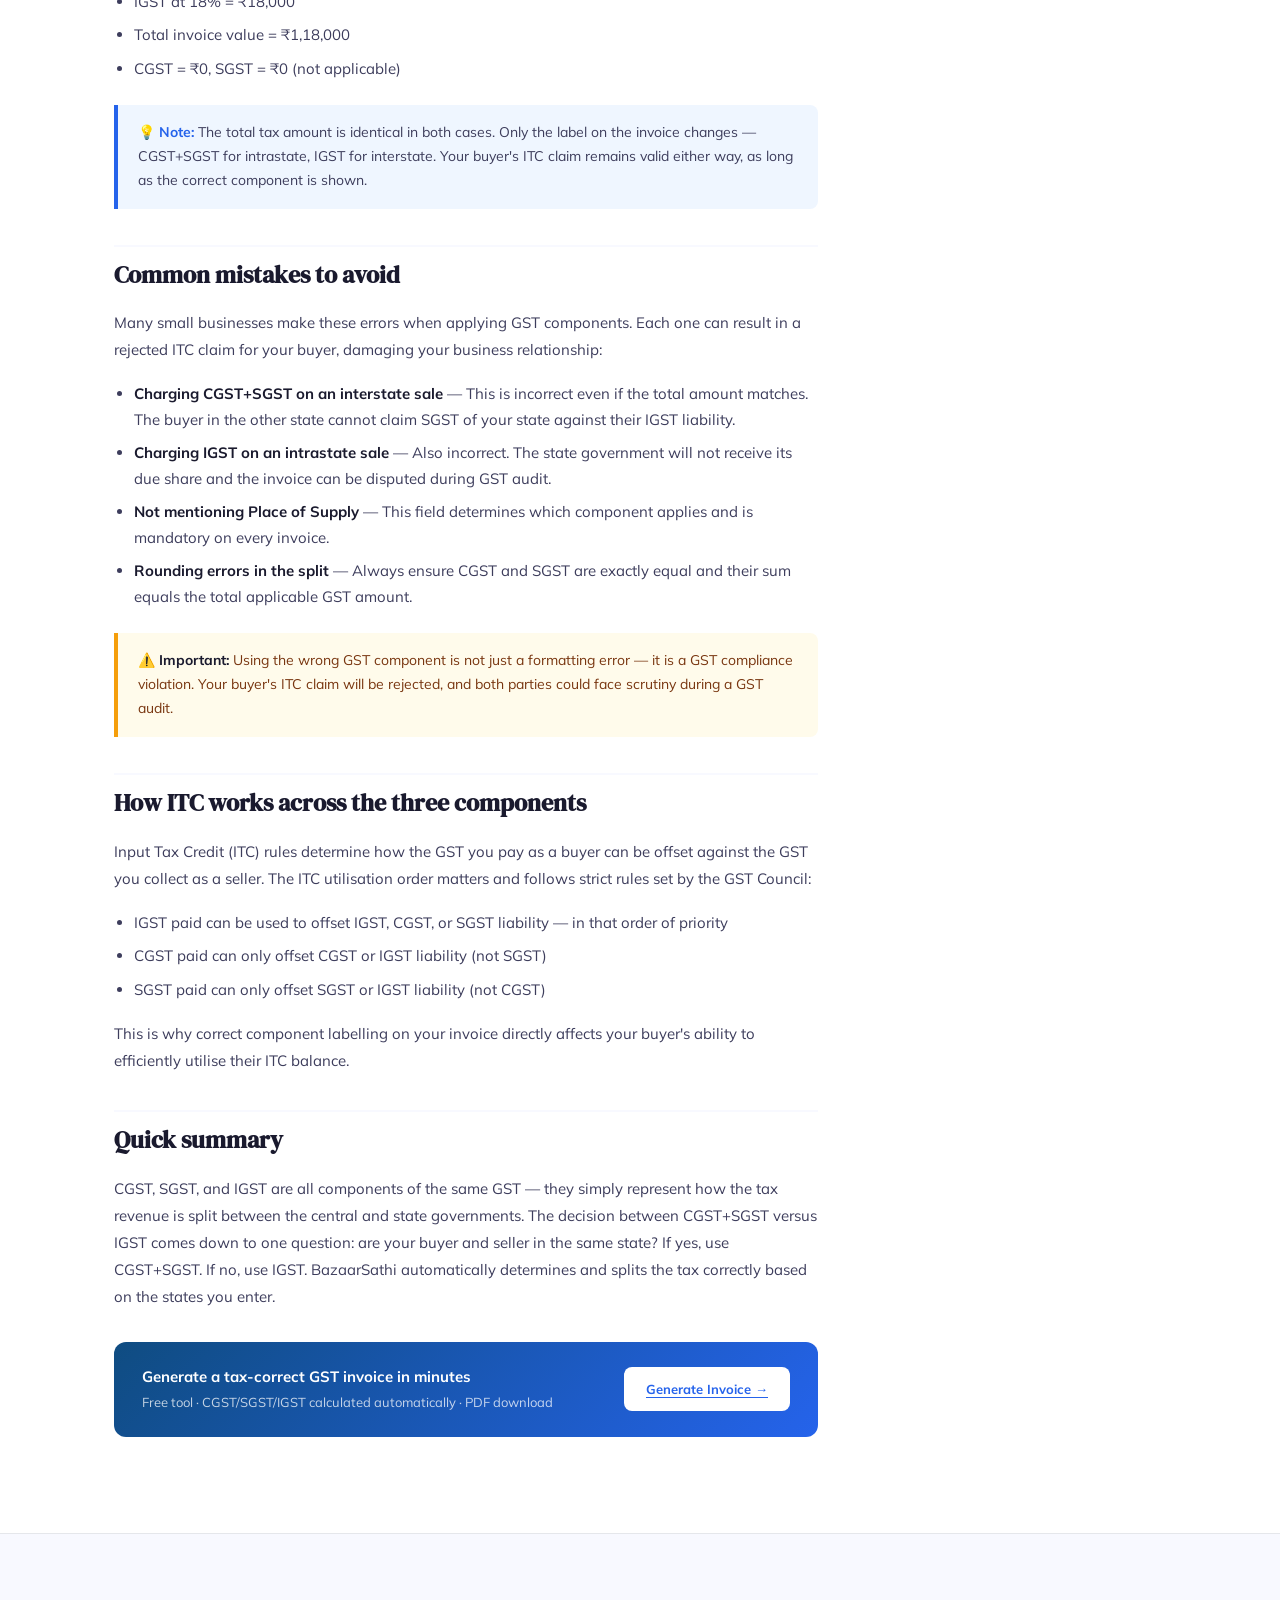
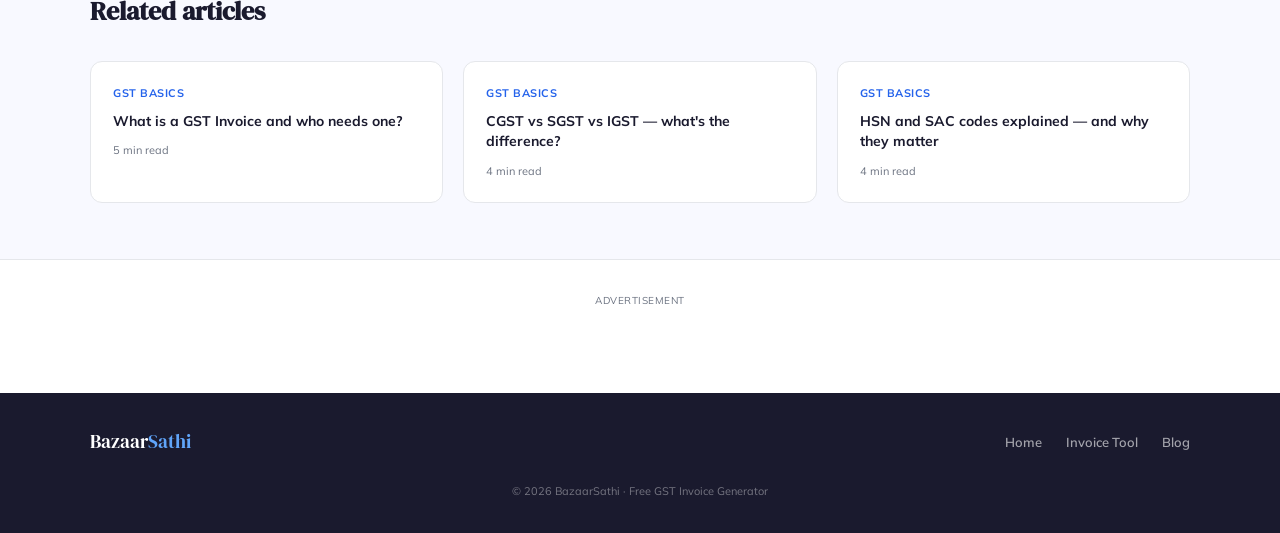
<file: blog/cgst-sgst-igst-difference.html>
<!DOCTYPE html>
<html lang="en">

<head>

  <!-- Google tag -->
  <script async src="https://www.googletagmanager.com/gtag/js?id=G-HT61FPW5GD"></script>
  <script>
    window.dataLayer = window.dataLayer || [];
    function gtag() { dataLayer.push(arguments); }
    gtag('js', new Date());
    gtag('config', 'G-HT61FPW5GD');
  </script>

  <!-- Google AdSense -->
  <script async src="https://pagead2.googlesyndication.com/pagead/js/adsbygoogle.js?client=ca-pub-XXXXXXXXXXXXXXXX"
    crossorigin="anonymous"></script>

  <meta charset="UTF-8">
  <meta name="viewport" content="width=device-width, initial-scale=1.0">

  <!-- SEO Meta -->
  <!-- Meta title: CGST vs SGST vs IGST — What's the Difference? | BazaarSathi -->
  <!-- Meta description: Confused about CGST, SGST, and IGST? Learn which GST tax applies to your sale, how to split the rate correctly, and why getting it wrong can cost you. -->
  <!-- Slug: cgst-sgst-igst-difference -->
  <!-- OG title: CGST vs SGST vs IGST — What's the Difference? -->
  <!-- OG description: A clear, practical guide to understanding which GST component applies to every Indian business transaction — intrastate or interstate. -->

  <title>CGST vs SGST vs IGST — What's the Difference? | BazaarSathi</title>
  <link rel="icon" type="image/x-icon" href="../bazaarsathi_icon.png">
  <meta name="description"
    content="Confused about CGST, SGST, and IGST? Learn which GST tax applies to your sale, how to split the rate correctly, and why getting it wrong can cost you.">
  <meta name="keywords"
    content="CGST SGST IGST difference, GST tax components India, intrastate interstate GST, GST invoice India, which GST to charge, BazaarSathi, GST rate split, IGST full form, CGST full form, SGST full form, GST for small business, GST for freelancers India">

  <link rel="canonical" href="https://bazaarsathi.in/blog/cgst-sgst-igst-difference.html">

  <!-- Fonts -->
  <link
    href="https://fonts.googleapis.com/css2?family=DM+Serif+Display:ital@0;1&family=DM+Mono:wght@400;500&family=Mulish:wght@400;500;600;700;800&display=swap"
    rel="stylesheet">

  <!-- Shared article styles -->
  <link rel="stylesheet" href="../article.css">

  <!-- Schema markup -->
  <script type="application/ld+json">
  {
    "@context": "https://schema.org",
    "@type": "Article",
    "headline": "CGST vs SGST vs IGST — What's the Difference?",
    "description": "Confused about CGST, SGST, and IGST? Learn which GST tax applies to your sale, how to split the rate correctly, and why getting it wrong can cost you.",
    "author": { "@type": "Organization", "name": "BazaarSathi" },
    "publisher": {
      "@type": "Organization",
      "name": "BazaarSathi",
      "url": "https://bazaarsathi.in"
    },
    "datePublished": "2026-05-08",
    "dateModified": "2026-05-08",
    "mainEntityOfPage": "https://bazaarsathi.in/blog/cgst-sgst-igst-difference.html"
  }
  </script>
</head>

<body>

  <!-- ===== NAV ===== -->
  <nav class="ar-nav">
    <div class="ar-nav-inner">
      <a href="../index.html" class="ar-nav-logo">Bazaar<span>Sathi</span></a>
      <div class="ar-nav-links">
        <a href="../tool.html" class="ar-nav-link">Invoice Tool</a>
        <a href="../blog.html" class="ar-nav-link">Blog</a>
        <a href="../tool.html" class="ar-nav-cta">Generate Invoice →</a>
      </div>
    </div>
  </nav>

  <!-- ===== ARTICLE HERO ===== -->
  <section class="ar-hero">
    <div class="ar-hero-inner">
      <div class="ar-breadcrumb">
        <a href="../index.html">Home</a>
        <span>›</span>
        <a href="../blog.html">Blog</a>
        <span>›</span>
        <span class="ar-breadcrumb-current">CGST vs SGST vs IGST</span>
      </div>
      <div class="ar-tag">GST Basics</div>
      <h1 class="ar-title">CGST vs SGST vs IGST — what's the difference and which one do you charge?</h1>
      <div class="ar-meta">
        <span>📅 May 2026</span>
        <span class="ar-meta-dot">·</span>
        <span>4 min read</span>
        <span class="ar-meta-dot">·</span>
        <span>BazaarSathi</span>
      </div>
    </div>
  </section>

  <!-- ===== MAIN LAYOUT ===== -->
  <div class="ar-layout">

    <!-- ---- ARTICLE CONTENT ---- -->
    <article class="ar-body">
      <div class="ar-content">

        <p>When you raise a GST invoice in India, you do not simply write "GST 18%". You need to split that tax into the
          correct components — either CGST + SGST, or IGST — depending on where your buyer is located. Getting this
          wrong is one of the most common mistakes small businesses make, and it can invalidate your buyer's Input Tax
          Credit claim. Here is a clear, plain-language guide to all three.</p>

        <!-- Ad: below intro -->
        <div class="ar-ad">
          <div class="ar-footer-ads-label">Advertisement</div>
          <ins class="adsbygoogle" style="display:block" data-ad-client="ca-pub-XXXXXXXXXXXXXXXX"
            data-ad-slot="XXXXXXXXXX" data-ad-format="auto" data-full-width-responsive="true"></ins>
          <script>(adsbygoogle = window.adsbygoogle || []).push({});</script>
        </div>

        <h2 id="why-three">Why does India have three GST components?</h2>
        <p>India's GST is a dual tax, meaning both the central government and state governments collect a share of it.
          The structure was designed so that neither level of government steps on the other's revenue. When a sale
          happens within a single state, both the Centre and the State share the tax. When a sale crosses state lines,
          the Centre collects the full amount and then distributes the state's share separately.</p>
        <p>This is why you will see three abbreviations on any GST invoice: CGST (Central GST), SGST (State GST), and
          IGST (Integrated GST). Understanding which one applies is straightforward once you know the rule.</p>

        <div class="ar-callout">
          <strong>💡 The one rule:</strong> If your buyer is in the same state as you, charge CGST + SGST. If your
          buyer is in a different state (or a Union Territory), charge IGST. That's it.
        </div>

        <h2 id="cgst">What is CGST?</h2>
        <p>CGST stands for Central Goods and Services Tax. It is collected by the Government of India and goes entirely
          into the central government's treasury. CGST is always charged alongside SGST — you will never see CGST
          appearing alone on an invoice.</p>
        <p>The CGST rate is always exactly half the total GST rate applicable to the goods or services being sold.
          If the GST rate on a product is 18%, the CGST component is 9%.</p>

        <h2 id="sgst">What is SGST?</h2>
        <p>SGST stands for State Goods and Services Tax. It is collected by the state government where the seller is
          located, and the revenue stays in that state. Like CGST, SGST is always half of the total applicable GST
          rate.</p>
        <p>In Union Territories (such as Chandigarh, Dadra & Nagar Haveli, or Lakshadweep), the equivalent is called
          UTGST — Union Territory GST — which works exactly the same way as SGST for invoicing purposes.</p>

        <!-- Ad: mid-article -->
        <div class="ar-ad">
          <div class="ar-footer-ads-label">Advertisement</div>
          <ins class="adsbygoogle" style="display:block" data-ad-client="ca-pub-XXXXXXXXXXXXXXXX"
            data-ad-slot="XXXXXXXXXX" data-ad-format="auto" data-full-width-responsive="true"></ins>
          <script>(adsbygoogle = window.adsbygoogle || []).push({});</script>
        </div>

        <h2 id="igst">What is IGST?</h2>
        <p>IGST stands for Integrated Goods and Services Tax. It applies whenever goods or services move across state
          borders — in other words, whenever the seller and buyer are in different states. IGST is collected entirely
          by the central government, which then distributes the destination state's share to that state's government
          in the background.</p>
        <p>From a business perspective, you simply charge IGST at the full applicable rate. You do not need to worry
          about the inter-government settlement — that is handled automatically in the GST filing system.</p>

        <!-- Inline CTA -->
        <div class="ar-inline-cta">
          <div>
            <div class="ar-inline-cta-text">Let BazaarSathi handle the tax split for you</div>
            <div class="ar-inline-cta-sub">Enter states, get the right CGST/SGST or IGST — automatically</div>
          </div>
          <a href="../tool.html" class="ar-inline-cta-btn">Open Invoice Tool →</a>
        </div>

        <h2 id="rate-table">GST rate split — quick reference table</h2>
        <p>This table shows how the most common GST rates split into their components for intrastate and interstate
          sales:</p>

        <table class="ar-table">
          <thead>
            <tr>
              <th>Total GST Rate</th>
              <th>Intrastate: CGST</th>
              <th>Intrastate: SGST</th>
              <th>Interstate: IGST</th>
            </tr>
          </thead>
          <tbody>
            <tr>
              <td>5%</td>
              <td>2.5%</td>
              <td>2.5%</td>
              <td>5%</td>
            </tr>
            <tr>
              <td>12%</td>
              <td>6%</td>
              <td>6%</td>
              <td>12%</td>
            </tr>
            <tr>
              <td>18%</td>
              <td>9%</td>
              <td>9%</td>
              <td>18%</td>
            </tr>
            <tr>
              <td>28%</td>
              <td>14%</td>
              <td>14%</td>
              <td>28%</td>
            </tr>
          </tbody>
        </table>

        <!-- Ad: after table -->
        <div class="ar-ad">
          <div class="ar-footer-ads-label">Advertisement</div>
          <ins class="adsbygoogle" style="display:block" data-ad-client="ca-pub-XXXXXXXXXXXXXXXX"
            data-ad-slot="XXXXXXXXXX" data-ad-format="auto" data-full-width-responsive="true"></ins>
          <script>(adsbygoogle = window.adsbygoogle || []).push({});</script>
        </div>

        <h2 id="examples">Practical examples</h2>
        <p>Let's look at two real-world scenarios to make this concrete.</p>

        <h3 id="example-intra">Example 1: Intrastate sale (same state)</h3>
        <p>A software consultant based in Bengaluru (Karnataka) raises an invoice for ₹1,00,000 to a client also
          located in Bengaluru. The applicable GST rate for IT services is 18%.</p>
        <ul>
          <li>Since both parties are in Karnataka, this is an intrastate transaction</li>
          <li>CGST at 9% = ₹9,000</li>
          <li>SGST at 9% = ₹9,000</li>
          <li>Total invoice value = ₹1,18,000</li>
          <li>IGST = ₹0 (not applicable)</li>
        </ul>

        <h3 id="example-inter">Example 2: Interstate sale (different states)</h3>
        <p>The same consultant in Bengaluru raises an invoice for ₹1,00,000 to a client in Mumbai (Maharashtra).
          The GST rate is still 18%.</p>
        <ul>
          <li>Since the seller is in Karnataka and the buyer is in Maharashtra, this is an interstate transaction</li>
          <li>IGST at 18% = ₹18,000</li>
          <li>Total invoice value = ₹1,18,000</li>
          <li>CGST = ₹0, SGST = ₹0 (not applicable)</li>
        </ul>

        <div class="ar-callout">
          <strong>💡 Note:</strong> The total tax amount is identical in both cases. Only the label on the invoice
          changes — CGST+SGST for intrastate, IGST for interstate. Your buyer's ITC claim remains valid either way,
          as long as the correct component is shown.
        </div>

        <h2 id="common-mistakes">Common mistakes to avoid</h2>
        <p>Many small businesses make these errors when applying GST components. Each one can result in a rejected ITC
          claim for your buyer, damaging your business relationship:</p>
        <ul>
          <li><strong>Charging CGST+SGST on an interstate sale</strong> — This is incorrect even if the total amount
            matches. The buyer in the other state cannot claim SGST of your state against their IGST liability.</li>
          <li><strong>Charging IGST on an intrastate sale</strong> — Also incorrect. The state government will not
            receive its due share and the invoice can be disputed during GST audit.</li>
          <li><strong>Not mentioning Place of Supply</strong> — This field determines which component applies and is
            mandatory on every invoice.</li>
          <li><strong>Rounding errors in the split</strong> — Always ensure CGST and SGST are exactly equal and their
            sum equals the total applicable GST amount.</li>
        </ul>

        <div class="ar-warn">
          ⚠️ <strong>Important:</strong> Using the wrong GST component is not just a formatting error — it is a GST
          compliance violation. Your buyer's ITC claim will be rejected, and both parties could face scrutiny during
          a GST audit.
        </div>

        <h2 id="itc">How ITC works across the three components</h2>
        <p>Input Tax Credit (ITC) rules determine how the GST you pay as a buyer can be offset against the GST you
          collect as a seller. The ITC utilisation order matters and follows strict rules set by the GST Council:</p>
        <ul>
          <li>IGST paid can be used to offset IGST, CGST, or SGST liability — in that order of priority</li>
          <li>CGST paid can only offset CGST or IGST liability (not SGST)</li>
          <li>SGST paid can only offset SGST or IGST liability (not CGST)</li>
        </ul>
        <p>This is why correct component labelling on your invoice directly affects your buyer's ability to efficiently
          utilise their ITC balance.</p>

        <h2 id="summary">Quick summary</h2>
        <p>CGST, SGST, and IGST are all components of the same GST — they simply represent how the tax revenue is
          split between the central and state governments. The decision between CGST+SGST versus IGST comes down to
          one question: are your buyer and seller in the same state? If yes, use CGST+SGST. If no, use IGST.
          BazaarSathi automatically determines and splits the tax correctly based on the states you enter.</p>

        <!-- Final CTA -->
        <div class="ar-inline-cta">
          <div>
            <div class="ar-inline-cta-text">Generate a tax-correct GST invoice in minutes</div>
            <div class="ar-inline-cta-sub">Free tool · CGST/SGST/IGST calculated automatically · PDF download</div>
          </div>
          <a href="../tool.html" class="ar-inline-cta-btn">Generate Invoice →</a>
        </div>

      </div>
    </article>

    <!-- ---- SIDEBAR ---- -->
    <aside class="ar-sidebar">

      <!-- Table of contents -->
      <div class="ar-sidebar-card">
        <div class="ar-sidebar-title">In this article</div>
        <ul class="ar-toc">
          <li><a href="#why-three">Why three GST components?</a></li>
          <li><a href="#cgst">What is CGST?</a></li>
          <li><a href="#sgst">What is SGST?</a></li>
          <li><a href="#igst">What is IGST?</a></li>
          <li><a href="#rate-table">GST rate split table</a></li>
          <li><a href="#examples">Practical examples</a></li>
          <li><a href="#common-mistakes">Common mistakes</a></li>
          <li><a href="#itc">How ITC works</a></li>
          <li><a href="#summary">Quick summary</a></li>
        </ul>
      </div>

      <!-- Sidebar CTA -->
      <div class="ar-sidebar-cta">
        <div class="ar-sidebar-cta-title">Generate a free GST invoice now</div>
        <div class="ar-sidebar-cta-sub">No login · No watermark · PDF in one click</div>
        <a href="../tool.html" class="ar-sidebar-cta-btn">Open Invoice Tool →</a>
      </div>

    </aside>

  </div>
  <!-- end ar-layout -->

    <!-- ===== RELATED ARTICLES ===== -->
  <section class="ar-related">
    <div class="ar-related-inner">
      <h2 class="ar-related-title">Related articles</h2>
      <div class="ar-related-grid">

        <a href="what-is-gst-invoice.html" class="ar-related-card">
          <div class="ar-related-tag">GST Basics</div>
          <div class="ar-related-card-title">What is a GST Invoice and who needs one?</div>
          <div class="ar-related-meta">5 min read</div>
        </a>

        <a href="cgst-sgst-igst-difference.html" class="ar-related-card">
          <div class="ar-related-tag">GST Basics</div>
          <div class="ar-related-card-title">CGST vs SGST vs IGST — what's the difference?</div>
          <div class="ar-related-meta">4 min read</div>
        </a>

        <a href="hsn-sac-code-guide.html" class="ar-related-card">
          <div class="ar-related-tag">GST Basics</div>
          <div class="ar-related-card-title">HSN and SAC codes explained — and why they matter</div>
          <div class="ar-related-meta">4 min read</div>
        </a>

      </div>
    </div>
  </section>

  <!-- Footer Ads -->
  <div class="ar-footer-ads">
    <div class="ar-footer-ads-inner">
      <div class="ar-footer-ads-label">Advertisement</div>
      <ins class="adsbygoogle"  style="display:block;width:100%;max-width:728px;"
         data-ad-client="ca-pub-XXXXXXXXXXXXXXXX"  data-ad-slot="XXXXXXXXXX"  data-ad-format="horizontal"
         data-full-width-responsive="true"></ins>
      <script>(adsbygoogle = window.adsbygoogle || []).push({});</script>
      <ins class="adsbygoogle" style="display:block" data-ad-client="ca-pub-XXXXXXXXXXXXXXXX" data-ad-slot="XXXXXXXXXX"
        data-ad-format="auto" data-full-width-responsive="true"></ins>
      <script>(adsbygoogle = window.adsbygoogle || []).push({});</script>
    </div>
  </div>

  <!-- ===== FOOTER ===== -->
  <footer class="ar-footer">
    <div class="ar-footer-inner">
      <div class="ar-footer-logo">Bazaar<span>Sathi</span></div>
      <div class="ar-footer-links">
        <a href="../index.html">Home</a>
        <a href="../tool.html">Invoice Tool</a>
        <a href="../blog.html">Blog</a>
      </div>
      <div class="ar-footer-note">© 2026 BazaarSathi · Free GST Invoice Generator</div>
    </div>
  </footer>

</body>

</html>
</file>
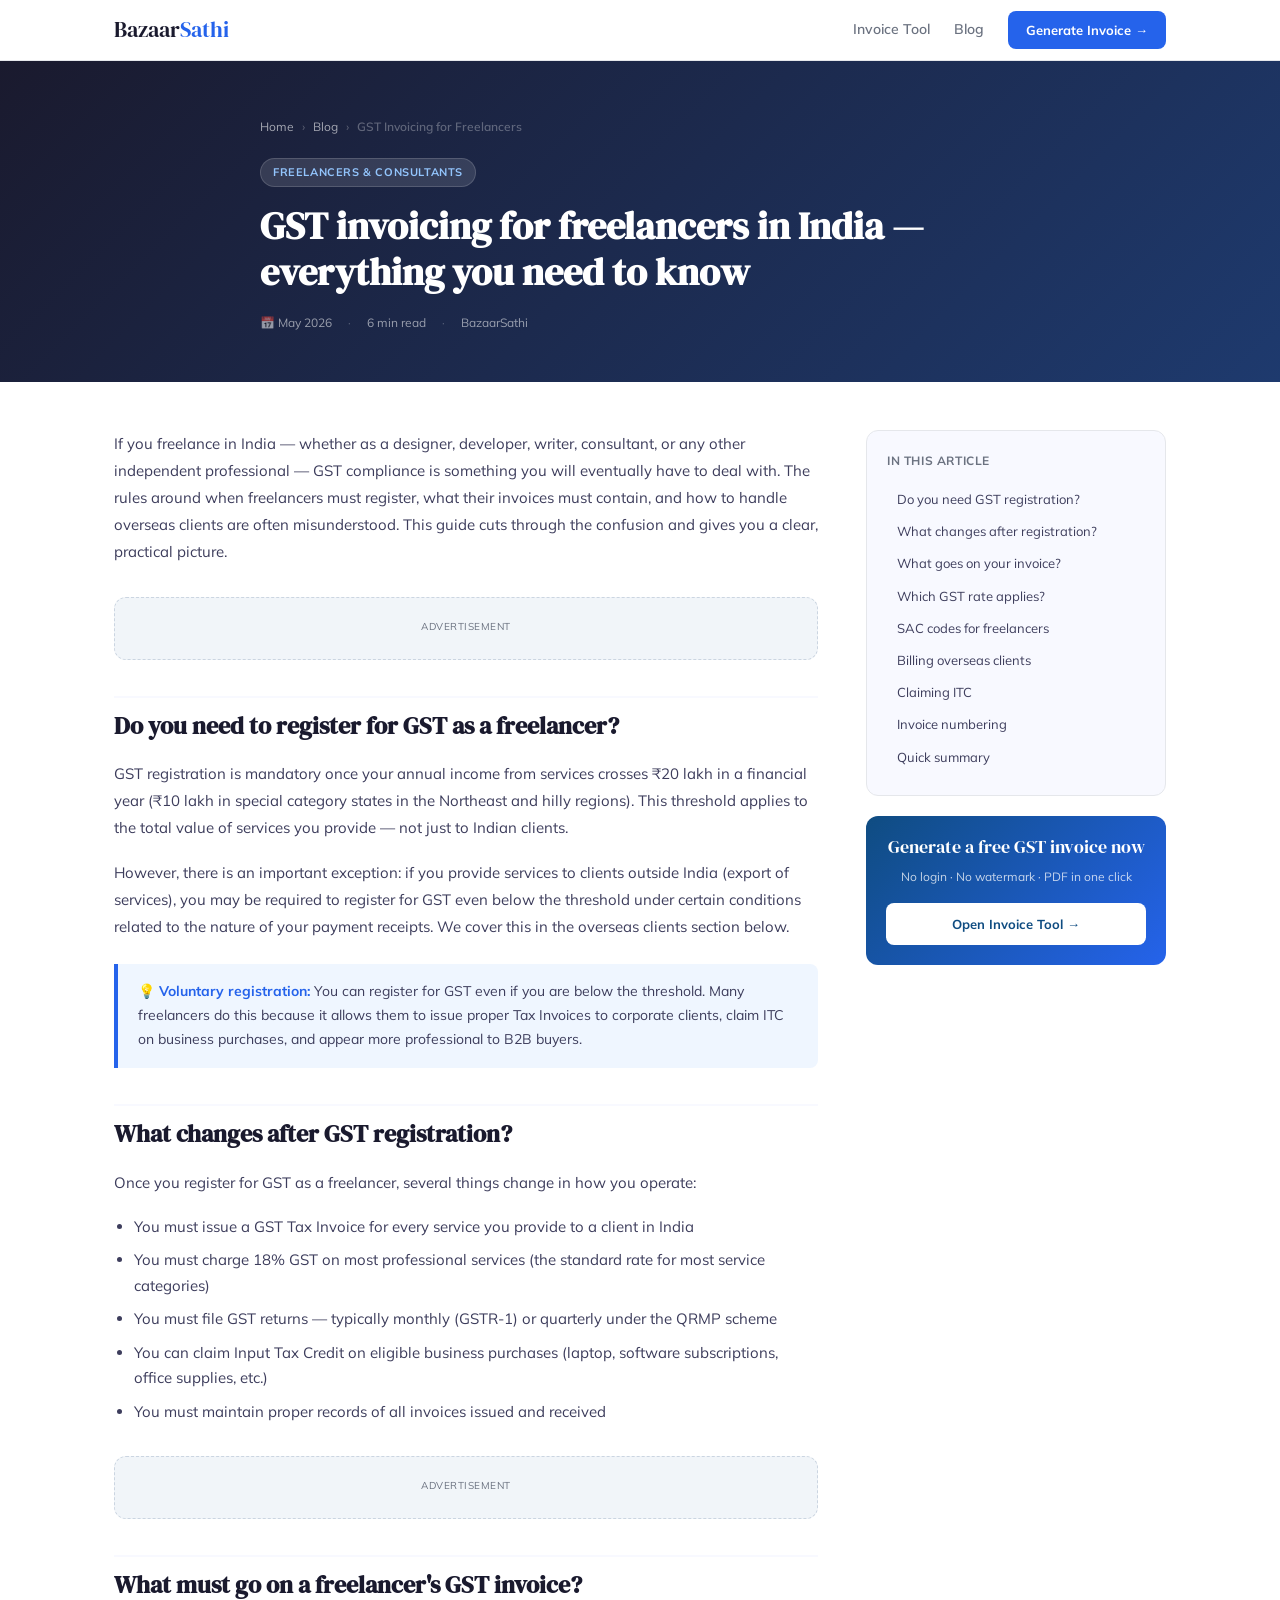
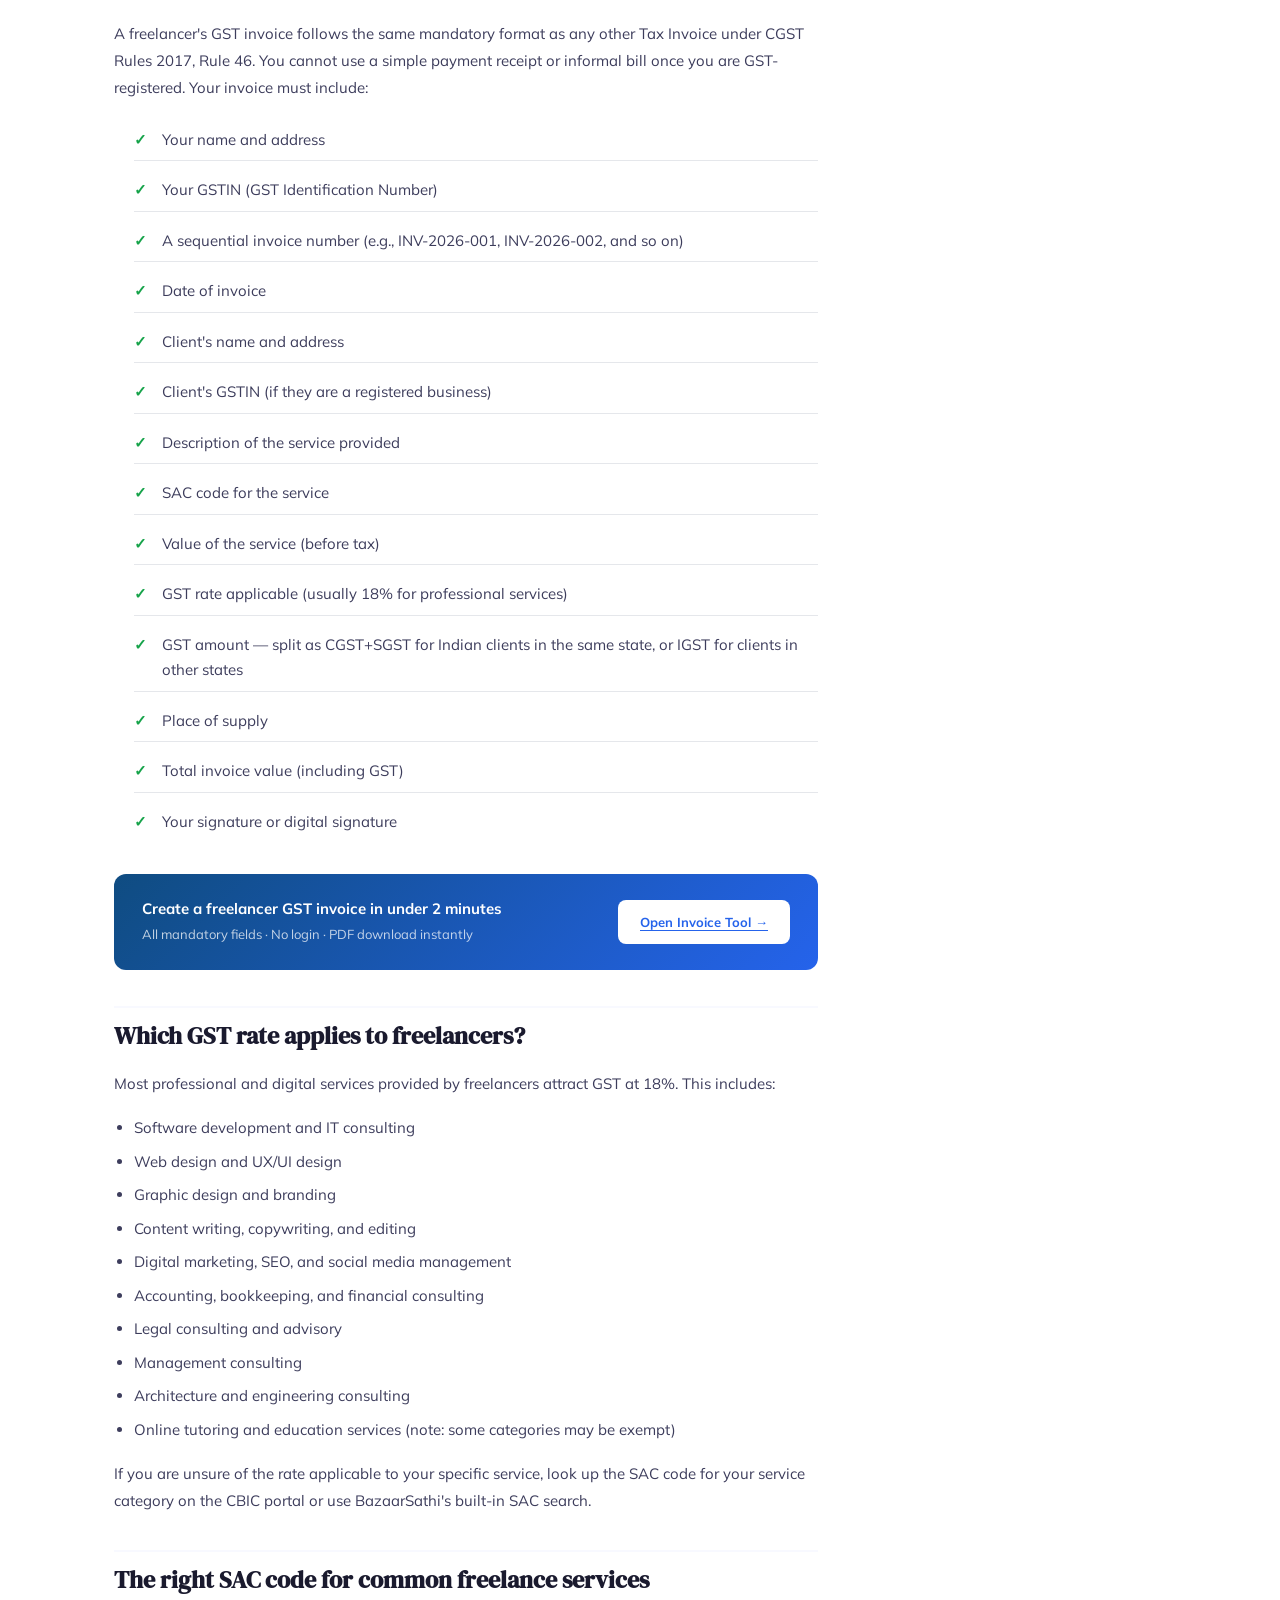
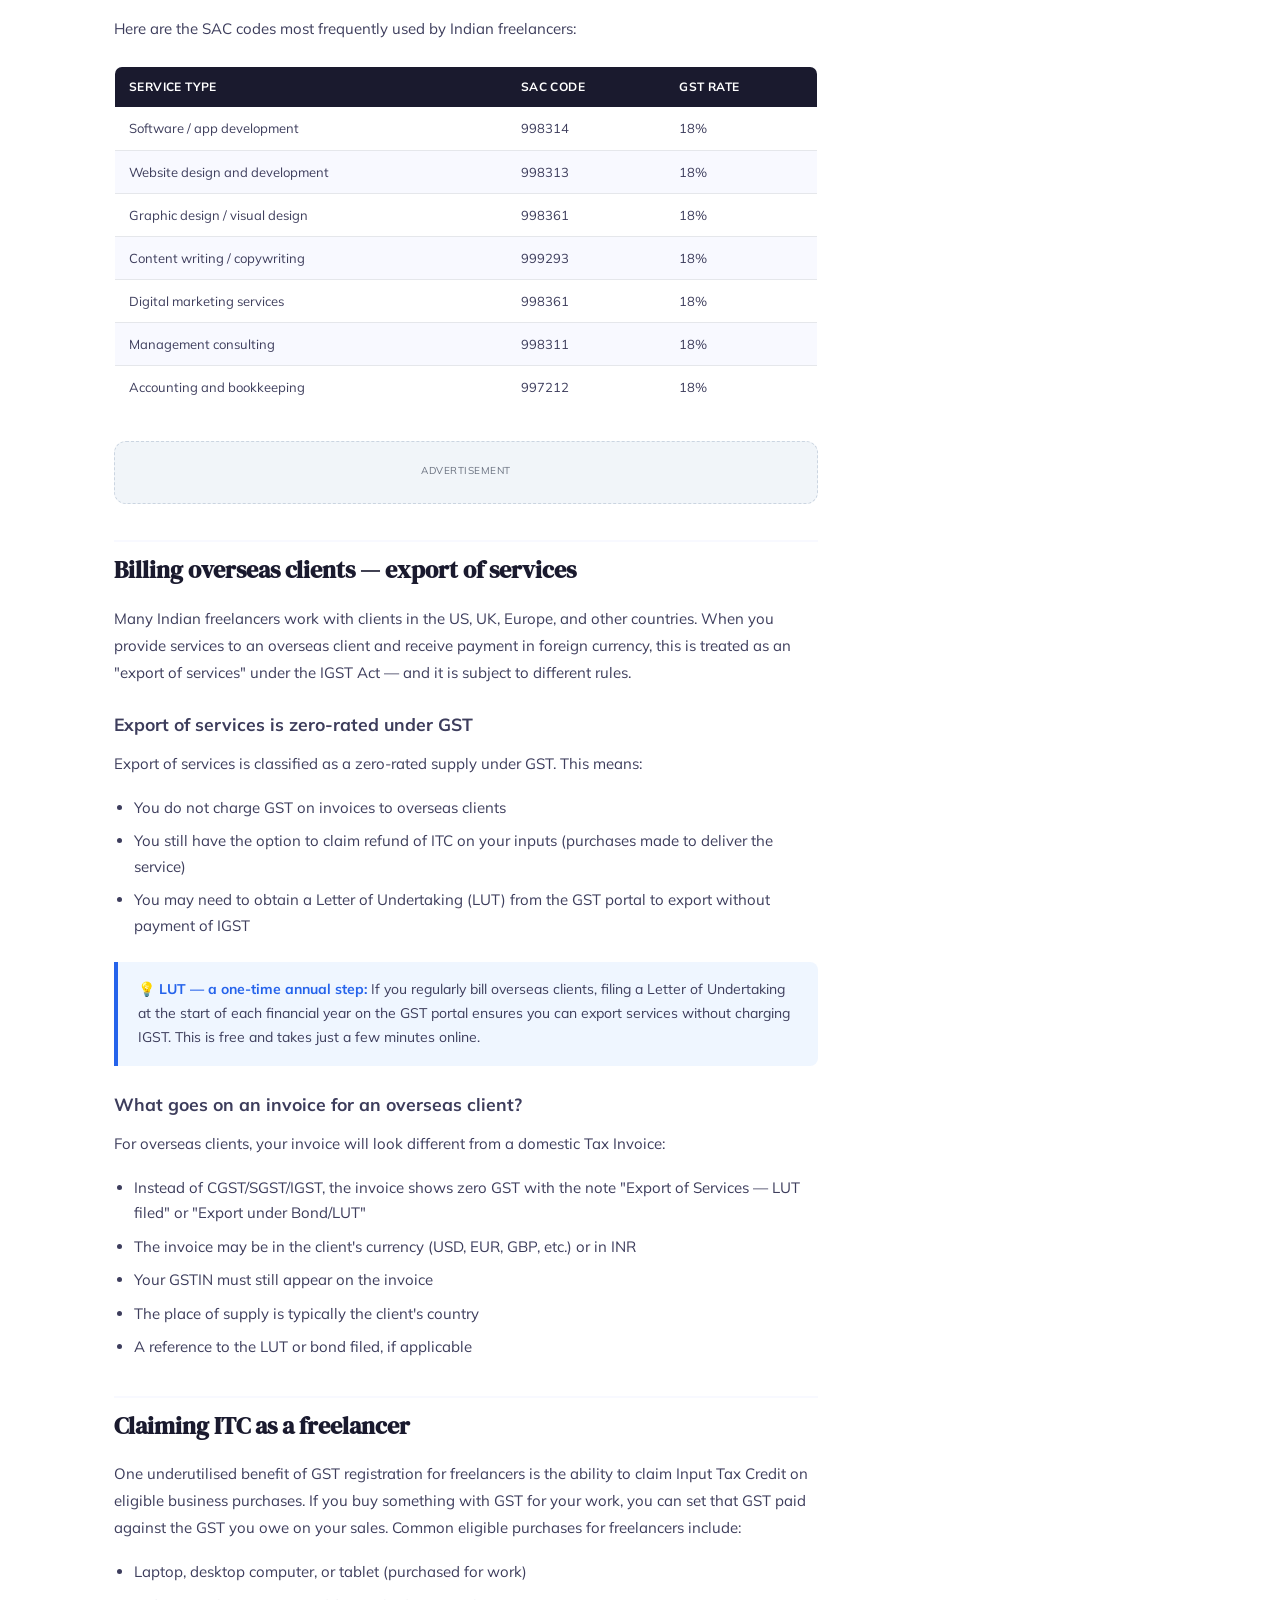
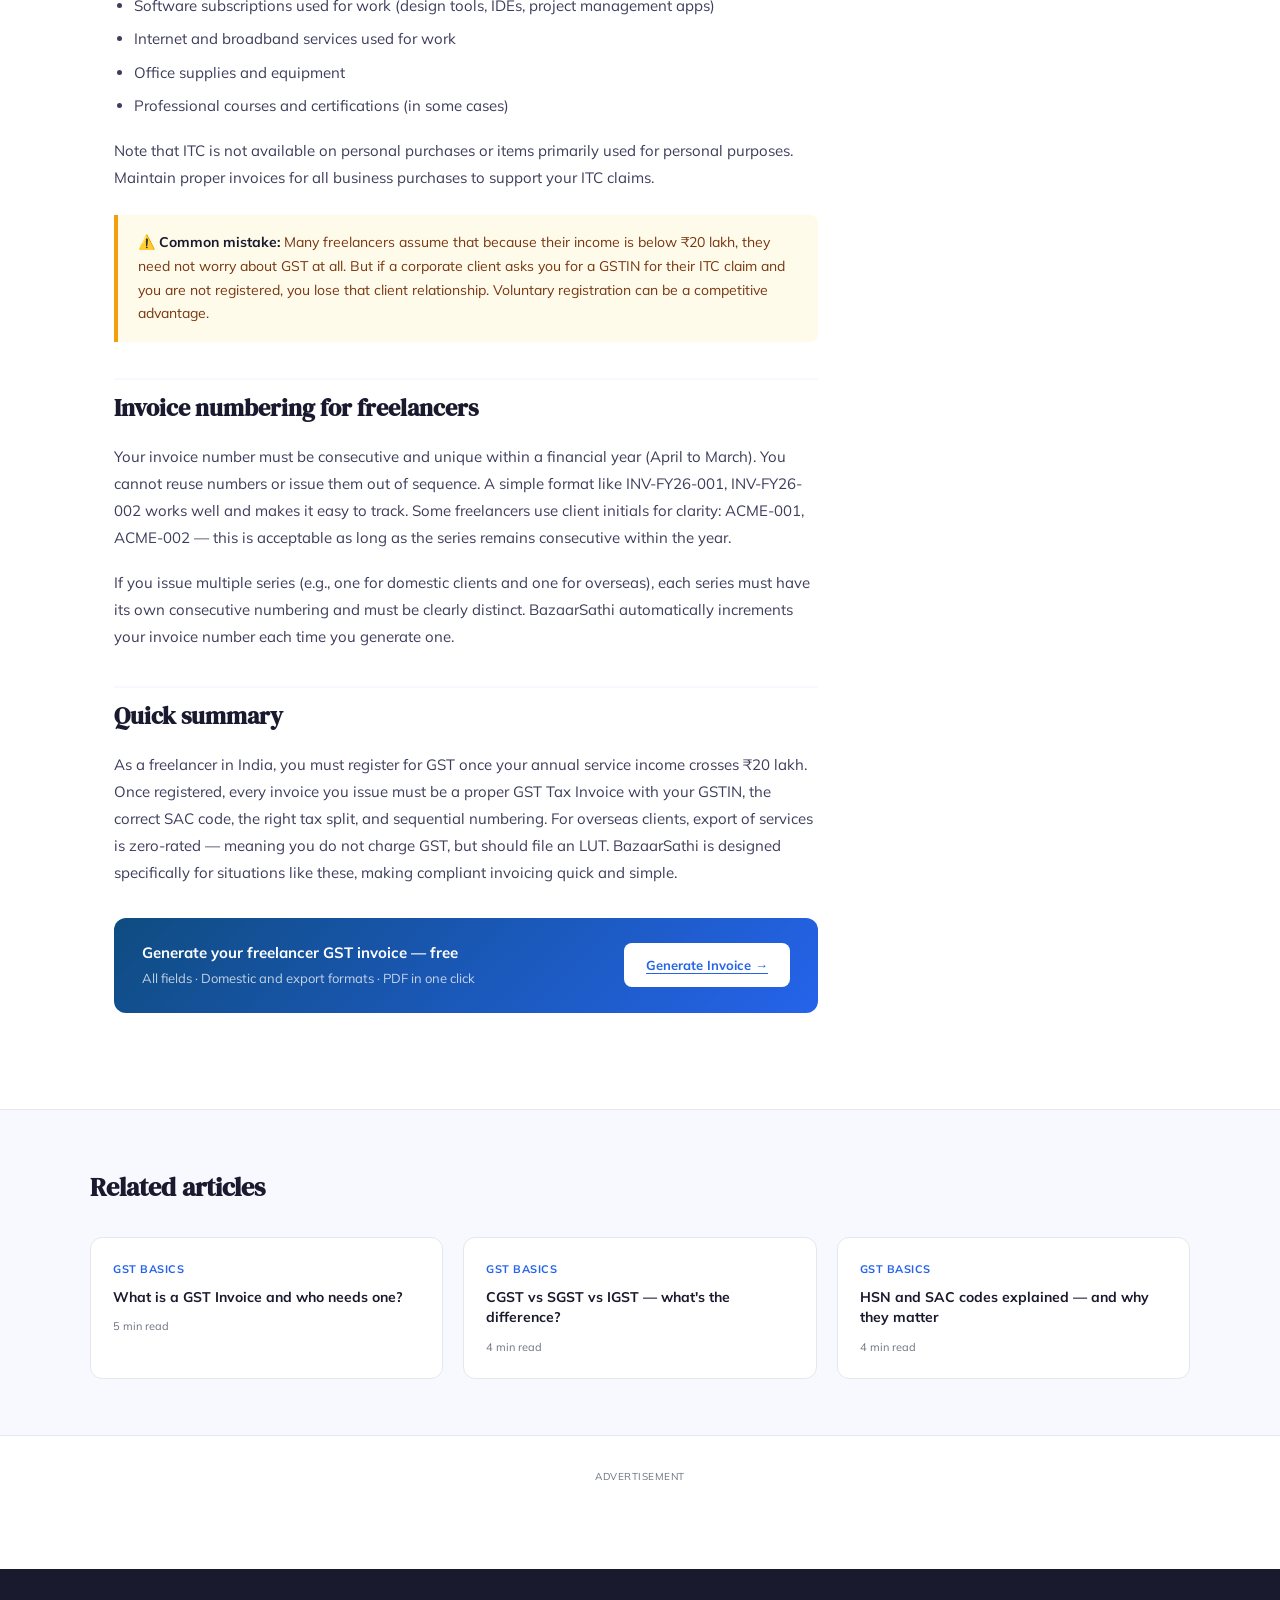
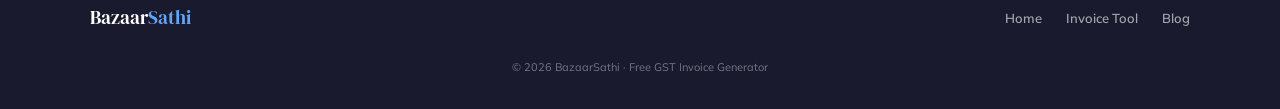
<file: blog/gst-invoicing-for-freelancers.html>
<!DOCTYPE html>
<html lang="en">

<head>

  <!-- Google tag -->
  <script async src="https://www.googletagmanager.com/gtag/js?id=G-HT61FPW5GD"></script>
  <script>
    window.dataLayer = window.dataLayer || [];
    function gtag() { dataLayer.push(arguments); }
    gtag('js', new Date());
    gtag('config', 'G-HT61FPW5GD');
  </script>

  <!-- Google AdSense -->
  <script async src="https://pagead2.googlesyndication.com/pagead/js/adsbygoogle.js?client=ca-pub-XXXXXXXXXXXXXXXX"
    crossorigin="anonymous"></script>

  <meta charset="UTF-8">
  <meta name="viewport" content="width=device-width, initial-scale=1.0">

  <!-- SEO Meta -->
  <!-- Meta title: GST Invoicing for Freelancers in India — A Complete Guide | BazaarSathi -->
  <!-- Meta description: Freelancer in India wondering if you need a GST invoice? Learn when registration is mandatory, what your invoice must include, and how to stay compliant without the headache. -->
  <!-- Slug: gst-invoicing-for-freelancers -->
  <!-- OG title: GST Invoicing for Freelancers in India — A Complete Guide -->
  <!-- OG description: Everything Indian freelancers need to know about GST — registration thresholds, invoice requirements, overseas clients, and how to bill correctly every time. -->

  <title>GST Invoicing for Freelancers in India — A Complete Guide | BazaarSathi</title>
  <link rel="icon" type="image/x-icon" href="../bazaarsathi_icon.png">
  <meta name="description"
    content="Freelancer in India wondering if you need a GST invoice? Learn when registration is mandatory, what your invoice must include, and how to stay compliant without the headache.">
  <meta name="keywords"
    content="GST for freelancers India, freelancer GST registration, freelancer invoice India, GST invoice for consultants, GST threshold freelancer, overseas client GST India, export of services GST, BazaarSathi, freelance billing India, GST compliance freelancer">

  <link rel="canonical" href="https://bazaarsathi.in/blog/gst-invoicing-for-freelancers.html">

  <!-- Fonts -->
  <link
    href="https://fonts.googleapis.com/css2?family=DM+Serif+Display:ital@0;1&family=DM+Mono:wght@400;500&family=Mulish:wght@400;500;600;700;800&display=swap"
    rel="stylesheet">

  <!-- Shared article styles -->
  <link rel="stylesheet" href="../article.css">

  <!-- Schema markup -->
  <script type="application/ld+json">
  {
    "@context": "https://schema.org",
    "@type": "Article",
    "headline": "GST Invoicing for Freelancers in India — A Complete Guide",
    "description": "Freelancer in India wondering if you need a GST invoice? Learn when registration is mandatory, what your invoice must include, and how to stay compliant without the headache.",
    "author": { "@type": "Organization", "name": "BazaarSathi" },
    "publisher": {
      "@type": "Organization",
      "name": "BazaarSathi",
      "url": "https://bazaarsathi.in"
    },
    "datePublished": "2026-05-08",
    "dateModified": "2026-05-08",
    "mainEntityOfPage": "https://bazaarsathi.in/blog/gst-invoicing-for-freelancers.html"
  }
  </script>
</head>

<body>

  <!-- ===== NAV ===== -->
  <nav class="ar-nav">
    <div class="ar-nav-inner">
      <a href="../index.html" class="ar-nav-logo">Bazaar<span>Sathi</span></a>
      <div class="ar-nav-links">
        <a href="../tool.html" class="ar-nav-link">Invoice Tool</a>
        <a href="../blog.html" class="ar-nav-link">Blog</a>
        <a href="../tool.html" class="ar-nav-cta">Generate Invoice →</a>
      </div>
    </div>
  </nav>

  <!-- ===== ARTICLE HERO ===== -->
  <section class="ar-hero">
    <div class="ar-hero-inner">
      <div class="ar-breadcrumb">
        <a href="../index.html">Home</a>
        <span>›</span>
        <a href="../blog.html">Blog</a>
        <span>›</span>
        <span class="ar-breadcrumb-current">GST Invoicing for Freelancers</span>
      </div>
      <div class="ar-tag">Freelancers &amp; Consultants</div>
      <h1 class="ar-title">GST invoicing for freelancers in India — everything you need to know</h1>
      <div class="ar-meta">
        <span>📅 May 2026</span>
        <span class="ar-meta-dot">·</span>
        <span>6 min read</span>
        <span class="ar-meta-dot">·</span>
        <span>BazaarSathi</span>
      </div>
    </div>
  </section>

  <!-- ===== MAIN LAYOUT ===== -->
  <div class="ar-layout">

    <!-- ---- ARTICLE CONTENT ---- -->
    <article class="ar-body">
      <div class="ar-content">

        <p>If you freelance in India — whether as a designer, developer, writer, consultant, or any other independent
          professional — GST compliance is something you will eventually have to deal with. The rules around when
          freelancers must register, what their invoices must contain, and how to handle overseas clients are often
          misunderstood. This guide cuts through the confusion and gives you a clear, practical picture.</p>

        <!-- Ad: below intro -->
        <div class="ar-ad">
          <div class="ar-footer-ads-label">Advertisement</div>
          <ins class="adsbygoogle" style="display:block" data-ad-client="ca-pub-XXXXXXXXXXXXXXXX"
            data-ad-slot="XXXXXXXXXX" data-ad-format="auto" data-full-width-responsive="true"></ins>
          <script>(adsbygoogle = window.adsbygoogle || []).push({});</script>
        </div>

        <h2 id="do-you-need-gst">Do you need to register for GST as a freelancer?</h2>
        <p>GST registration is mandatory once your annual income from services crosses ₹20 lakh in a financial year
          (₹10 lakh in special category states in the Northeast and hilly regions). This threshold applies to the
          total value of services you provide — not just to Indian clients.</p>
        <p>However, there is an important exception: if you provide services to clients outside India (export of
          services), you may be required to register for GST even below the threshold under certain conditions
          related to the nature of your payment receipts. We cover this in the overseas clients section below.</p>

        <div class="ar-callout">
          <strong>💡 Voluntary registration:</strong> You can register for GST even if you are below the threshold.
          Many freelancers do this because it allows them to issue proper Tax Invoices to corporate clients, claim
          ITC on business purchases, and appear more professional to B2B buyers.
        </div>

        <h2 id="what-changes-after">What changes after GST registration?</h2>
        <p>Once you register for GST as a freelancer, several things change in how you operate:</p>
        <ul>
          <li>You must issue a GST Tax Invoice for every service you provide to a client in India</li>
          <li>You must charge 18% GST on most professional services (the standard rate for most service categories)
          </li>
          <li>You must file GST returns — typically monthly (GSTR-1) or quarterly under the QRMP scheme</li>
          <li>You can claim Input Tax Credit on eligible business purchases (laptop, software subscriptions, office
            supplies, etc.)</li>
          <li>You must maintain proper records of all invoices issued and received</li>
        </ul>

        <!-- Ad: mid-article -->
        <div class="ar-ad">
          <div class="ar-footer-ads-label">Advertisement</div>
          <ins class="adsbygoogle" style="display:block" data-ad-client="ca-pub-XXXXXXXXXXXXXXXX"
            data-ad-slot="XXXXXXXXXX" data-ad-format="auto" data-full-width-responsive="true"></ins>
          <script>(adsbygoogle = window.adsbygoogle || []).push({});</script>
        </div>

        <h2 id="what-goes-on-invoice">What must go on a freelancer's GST invoice?</h2>
        <p>A freelancer's GST invoice follows the same mandatory format as any other Tax Invoice under CGST Rules
          2017, Rule 46. You cannot use a simple payment receipt or informal bill once you are GST-registered.
          Your invoice must include:</p>
        <ul class="ar-checklist">
          <li>Your name and address</li>
          <li>Your GSTIN (GST Identification Number)</li>
          <li>A sequential invoice number (e.g., INV-2026-001, INV-2026-002, and so on)</li>
          <li>Date of invoice</li>
          <li>Client's name and address</li>
          <li>Client's GSTIN (if they are a registered business)</li>
          <li>Description of the service provided</li>
          <li>SAC code for the service</li>
          <li>Value of the service (before tax)</li>
          <li>GST rate applicable (usually 18% for professional services)</li>
          <li>GST amount — split as CGST+SGST for Indian clients in the same state, or IGST for clients in other
            states</li>
          <li>Place of supply</li>
          <li>Total invoice value (including GST)</li>
          <li>Your signature or digital signature</li>
        </ul>

        <!-- Inline CTA -->
        <div class="ar-inline-cta">
          <div>
            <div class="ar-inline-cta-text">Create a freelancer GST invoice in under 2 minutes</div>
            <div class="ar-inline-cta-sub">All mandatory fields · No login · PDF download instantly</div>
          </div>
          <a href="../tool.html" class="ar-inline-cta-btn">Open Invoice Tool →</a>
        </div>

        <h2 id="which-gst-rate">Which GST rate applies to freelancers?</h2>
        <p>Most professional and digital services provided by freelancers attract GST at 18%. This includes:</p>
        <ul>
          <li>Software development and IT consulting</li>
          <li>Web design and UX/UI design</li>
          <li>Graphic design and branding</li>
          <li>Content writing, copywriting, and editing</li>
          <li>Digital marketing, SEO, and social media management</li>
          <li>Accounting, bookkeeping, and financial consulting</li>
          <li>Legal consulting and advisory</li>
          <li>Management consulting</li>
          <li>Architecture and engineering consulting</li>
          <li>Online tutoring and education services (note: some categories may be exempt)</li>
        </ul>
        <p>If you are unsure of the rate applicable to your specific service, look up the SAC code for your
          service category on the CBIC portal or use BazaarSathi's built-in SAC search.</p>

        <h2 id="sac-for-freelancers">The right SAC code for common freelance services</h2>
        <p>Here are the SAC codes most frequently used by Indian freelancers:</p>

        <table class="ar-table">
          <thead>
            <tr>
              <th>Service Type</th>
              <th>SAC Code</th>
              <th>GST Rate</th>
            </tr>
          </thead>
          <tbody>
            <tr>
              <td>Software / app development</td>
              <td>998314</td>
              <td>18%</td>
            </tr>
            <tr>
              <td>Website design and development</td>
              <td>998313</td>
              <td>18%</td>
            </tr>
            <tr>
              <td>Graphic design / visual design</td>
              <td>998361</td>
              <td>18%</td>
            </tr>
            <tr>
              <td>Content writing / copywriting</td>
              <td>999293</td>
              <td>18%</td>
            </tr>
            <tr>
              <td>Digital marketing services</td>
              <td>998361</td>
              <td>18%</td>
            </tr>
            <tr>
              <td>Management consulting</td>
              <td>998311</td>
              <td>18%</td>
            </tr>
            <tr>
              <td>Accounting and bookkeeping</td>
              <td>997212</td>
              <td>18%</td>
            </tr>
          </tbody>
        </table>

        <!-- Ad: after table -->
        <div class="ar-ad">
          <div class="ar-footer-ads-label">Advertisement</div>
          <ins class="adsbygoogle" style="display:block" data-ad-client="ca-pub-XXXXXXXXXXXXXXXX"
            data-ad-slot="XXXXXXXXXX" data-ad-format="auto" data-full-width-responsive="true"></ins>
          <script>(adsbygoogle = window.adsbygoogle || []).push({});</script>
        </div>

        <h2 id="overseas-clients">Billing overseas clients — export of services</h2>
        <p>Many Indian freelancers work with clients in the US, UK, Europe, and other countries. When you provide
          services to an overseas client and receive payment in foreign currency, this is treated as an "export of
          services" under the IGST Act — and it is subject to different rules.</p>

        <h3 id="zero-rated">Export of services is zero-rated under GST</h3>
        <p>Export of services is classified as a zero-rated supply under GST. This means:</p>
        <ul>
          <li>You do not charge GST on invoices to overseas clients</li>
          <li>You still have the option to claim refund of ITC on your inputs (purchases made to deliver the service)
          </li>
          <li>You may need to obtain a Letter of Undertaking (LUT) from the GST portal to export without payment
            of IGST</li>
        </ul>

        <div class="ar-callout">
          <strong>💡 LUT — a one-time annual step:</strong> If you regularly bill overseas clients, filing a
          Letter of Undertaking at the start of each financial year on the GST portal ensures you can export
          services without charging IGST. This is free and takes just a few minutes online.
        </div>

        <h3 id="overseas-invoice-format">What goes on an invoice for an overseas client?</h3>
        <p>For overseas clients, your invoice will look different from a domestic Tax Invoice:</p>
        <ul>
          <li>Instead of CGST/SGST/IGST, the invoice shows zero GST with the note "Export of Services — LUT filed"
            or "Export under Bond/LUT"</li>
          <li>The invoice may be in the client's currency (USD, EUR, GBP, etc.) or in INR</li>
          <li>Your GSTIN must still appear on the invoice</li>
          <li>The place of supply is typically the client's country</li>
          <li>A reference to the LUT or bond filed, if applicable</li>
        </ul>

        <h2 id="itc-benefit">Claiming ITC as a freelancer</h2>
        <p>One underutilised benefit of GST registration for freelancers is the ability to claim Input Tax Credit
          on eligible business purchases. If you buy something with GST for your work, you can set that GST paid
          against the GST you owe on your sales. Common eligible purchases for freelancers include:</p>
        <ul>
          <li>Laptop, desktop computer, or tablet (purchased for work)</li>
          <li>Software subscriptions used for work (design tools, IDEs, project management apps)</li>
          <li>Internet and broadband services used for work</li>
          <li>Office supplies and equipment</li>
          <li>Professional courses and certifications (in some cases)</li>
        </ul>
        <p>Note that ITC is not available on personal purchases or items primarily used for personal purposes.
          Maintain proper invoices for all business purchases to support your ITC claims.</p>

        <div class="ar-warn">
          ⚠️ <strong>Common mistake:</strong> Many freelancers assume that because their income is below ₹20 lakh,
          they need not worry about GST at all. But if a corporate client asks you for a GSTIN for their ITC
          claim and you are not registered, you lose that client relationship. Voluntary registration can be a
          competitive advantage.
        </div>

        <h2 id="invoice-numbering">Invoice numbering for freelancers</h2>
        <p>Your invoice number must be consecutive and unique within a financial year (April to March). You cannot
          reuse numbers or issue them out of sequence. A simple format like INV-FY26-001, INV-FY26-002 works well
          and makes it easy to track. Some freelancers use client initials for clarity: ACME-001, ACME-002 — this
          is acceptable as long as the series remains consecutive within the year.</p>
        <p>If you issue multiple series (e.g., one for domestic clients and one for overseas), each series must
          have its own consecutive numbering and must be clearly distinct. BazaarSathi automatically increments
          your invoice number each time you generate one.</p>

        <h2 id="summary">Quick summary</h2>
        <p>As a freelancer in India, you must register for GST once your annual service income crosses ₹20 lakh.
          Once registered, every invoice you issue must be a proper GST Tax Invoice with your GSTIN, the correct
          SAC code, the right tax split, and sequential numbering. For overseas clients, export of services is
          zero-rated — meaning you do not charge GST, but should file an LUT. BazaarSathi is designed specifically
          for situations like these, making compliant invoicing quick and simple.</p>

        <!-- Final CTA -->
        <div class="ar-inline-cta">
          <div>
            <div class="ar-inline-cta-text">Generate your freelancer GST invoice — free</div>
            <div class="ar-inline-cta-sub">All fields · Domestic and export formats · PDF in one click</div>
          </div>
          <a href="../tool.html" class="ar-inline-cta-btn">Generate Invoice →</a>
        </div>

      </div>
    </article>

    <!-- ---- SIDEBAR ---- -->
    <aside class="ar-sidebar">

      <!-- Table of contents -->
      <div class="ar-sidebar-card">
        <div class="ar-sidebar-title">In this article</div>
        <ul class="ar-toc">
          <li><a href="#do-you-need-gst">Do you need GST registration?</a></li>
          <li><a href="#what-changes-after">What changes after registration?</a></li>
          <li><a href="#what-goes-on-invoice">What goes on your invoice?</a></li>
          <li><a href="#which-gst-rate">Which GST rate applies?</a></li>
          <li><a href="#sac-for-freelancers">SAC codes for freelancers</a></li>
          <li><a href="#overseas-clients">Billing overseas clients</a></li>
          <li><a href="#itc-benefit">Claiming ITC</a></li>
          <li><a href="#invoice-numbering">Invoice numbering</a></li>
          <li><a href="#summary">Quick summary</a></li>
        </ul>
      </div>

      <!-- Sidebar CTA -->
      <div class="ar-sidebar-cta">
        <div class="ar-sidebar-cta-title">Generate a free GST invoice now</div>
        <div class="ar-sidebar-cta-sub">No login · No watermark · PDF in one click</div>
        <a href="../tool.html" class="ar-sidebar-cta-btn">Open Invoice Tool →</a>
      </div>

    </aside>

  </div>
  <!-- end ar-layout -->

    <!-- ===== RELATED ARTICLES ===== -->
  <section class="ar-related">
    <div class="ar-related-inner">
      <h2 class="ar-related-title">Related articles</h2>
      <div class="ar-related-grid">

        <a href="what-is-gst-invoice.html" class="ar-related-card">
          <div class="ar-related-tag">GST Basics</div>
          <div class="ar-related-card-title">What is a GST Invoice and who needs one?</div>
          <div class="ar-related-meta">5 min read</div>
        </a>

        <a href="cgst-sgst-igst-difference.html" class="ar-related-card">
          <div class="ar-related-tag">GST Basics</div>
          <div class="ar-related-card-title">CGST vs SGST vs IGST — what's the difference?</div>
          <div class="ar-related-meta">4 min read</div>
        </a>

        <a href="hsn-sac-code-guide.html" class="ar-related-card">
          <div class="ar-related-tag">GST Basics</div>
          <div class="ar-related-card-title">HSN and SAC codes explained — and why they matter</div>
          <div class="ar-related-meta">4 min read</div>
        </a>

      </div>
    </div>
  </section>

  <!-- Footer Ads -->
  <div class="ar-footer-ads">
    <div class="ar-footer-ads-inner">
      <div class="ar-footer-ads-label">Advertisement</div>
      <ins class="adsbygoogle"  style="display:block;width:100%;max-width:728px;"
         data-ad-client="ca-pub-XXXXXXXXXXXXXXXX"  data-ad-slot="XXXXXXXXXX"  data-ad-format="horizontal"
         data-full-width-responsive="true"></ins>
      <script>(adsbygoogle = window.adsbygoogle || []).push({});</script>
      <ins class="adsbygoogle" style="display:block" data-ad-client="ca-pub-XXXXXXXXXXXXXXXX" data-ad-slot="XXXXXXXXXX"
        data-ad-format="auto" data-full-width-responsive="true"></ins>
      <script>(adsbygoogle = window.adsbygoogle || []).push({});</script>
    </div>
  </div>

  <!-- ===== FOOTER ===== -->
  <footer class="ar-footer">
    <div class="ar-footer-inner">
      <div class="ar-footer-logo">Bazaar<span>Sathi</span></div>
      <div class="ar-footer-links">
        <a href="../index.html">Home</a>
        <a href="../tool.html">Invoice Tool</a>
        <a href="../blog.html">Blog</a>
      </div>
      <div class="ar-footer-note">© 2026 BazaarSathi · Free GST Invoice Generator</div>
    </div>
  </footer>

</body>

</html>
</file>
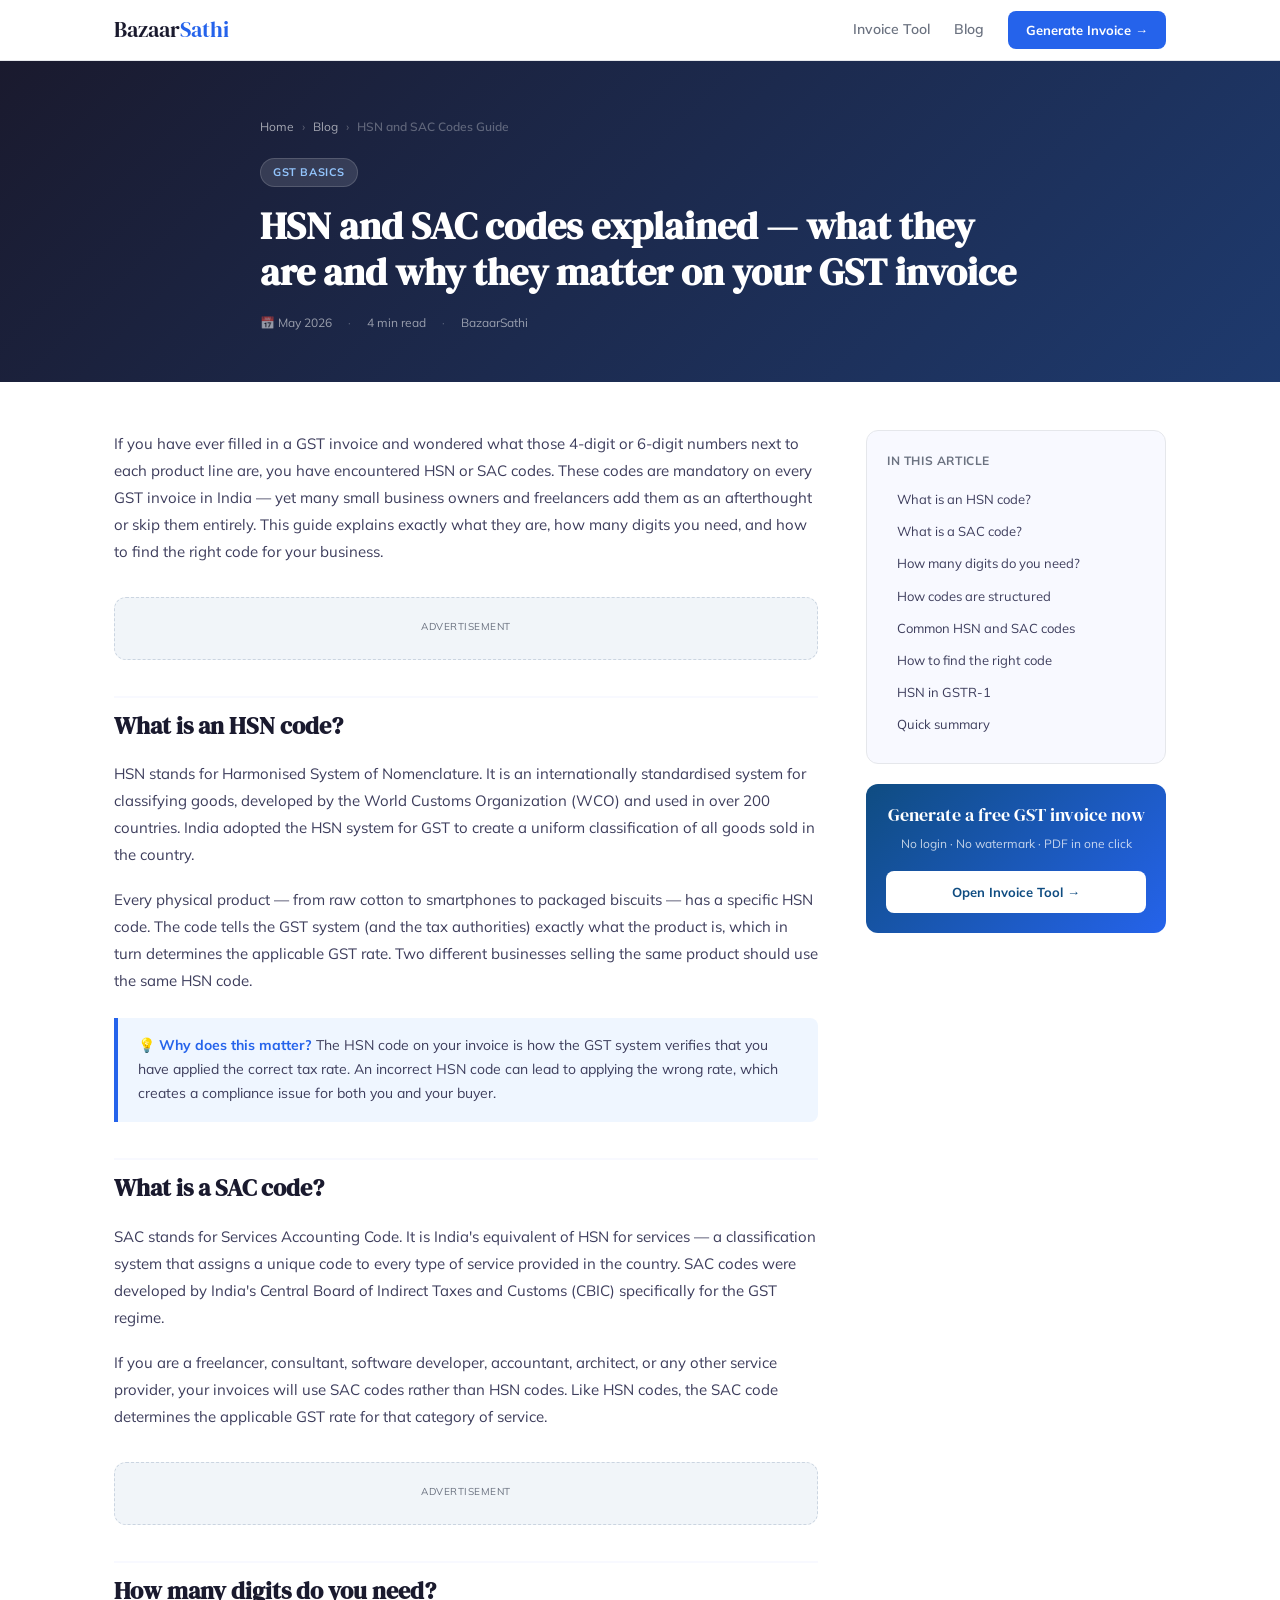
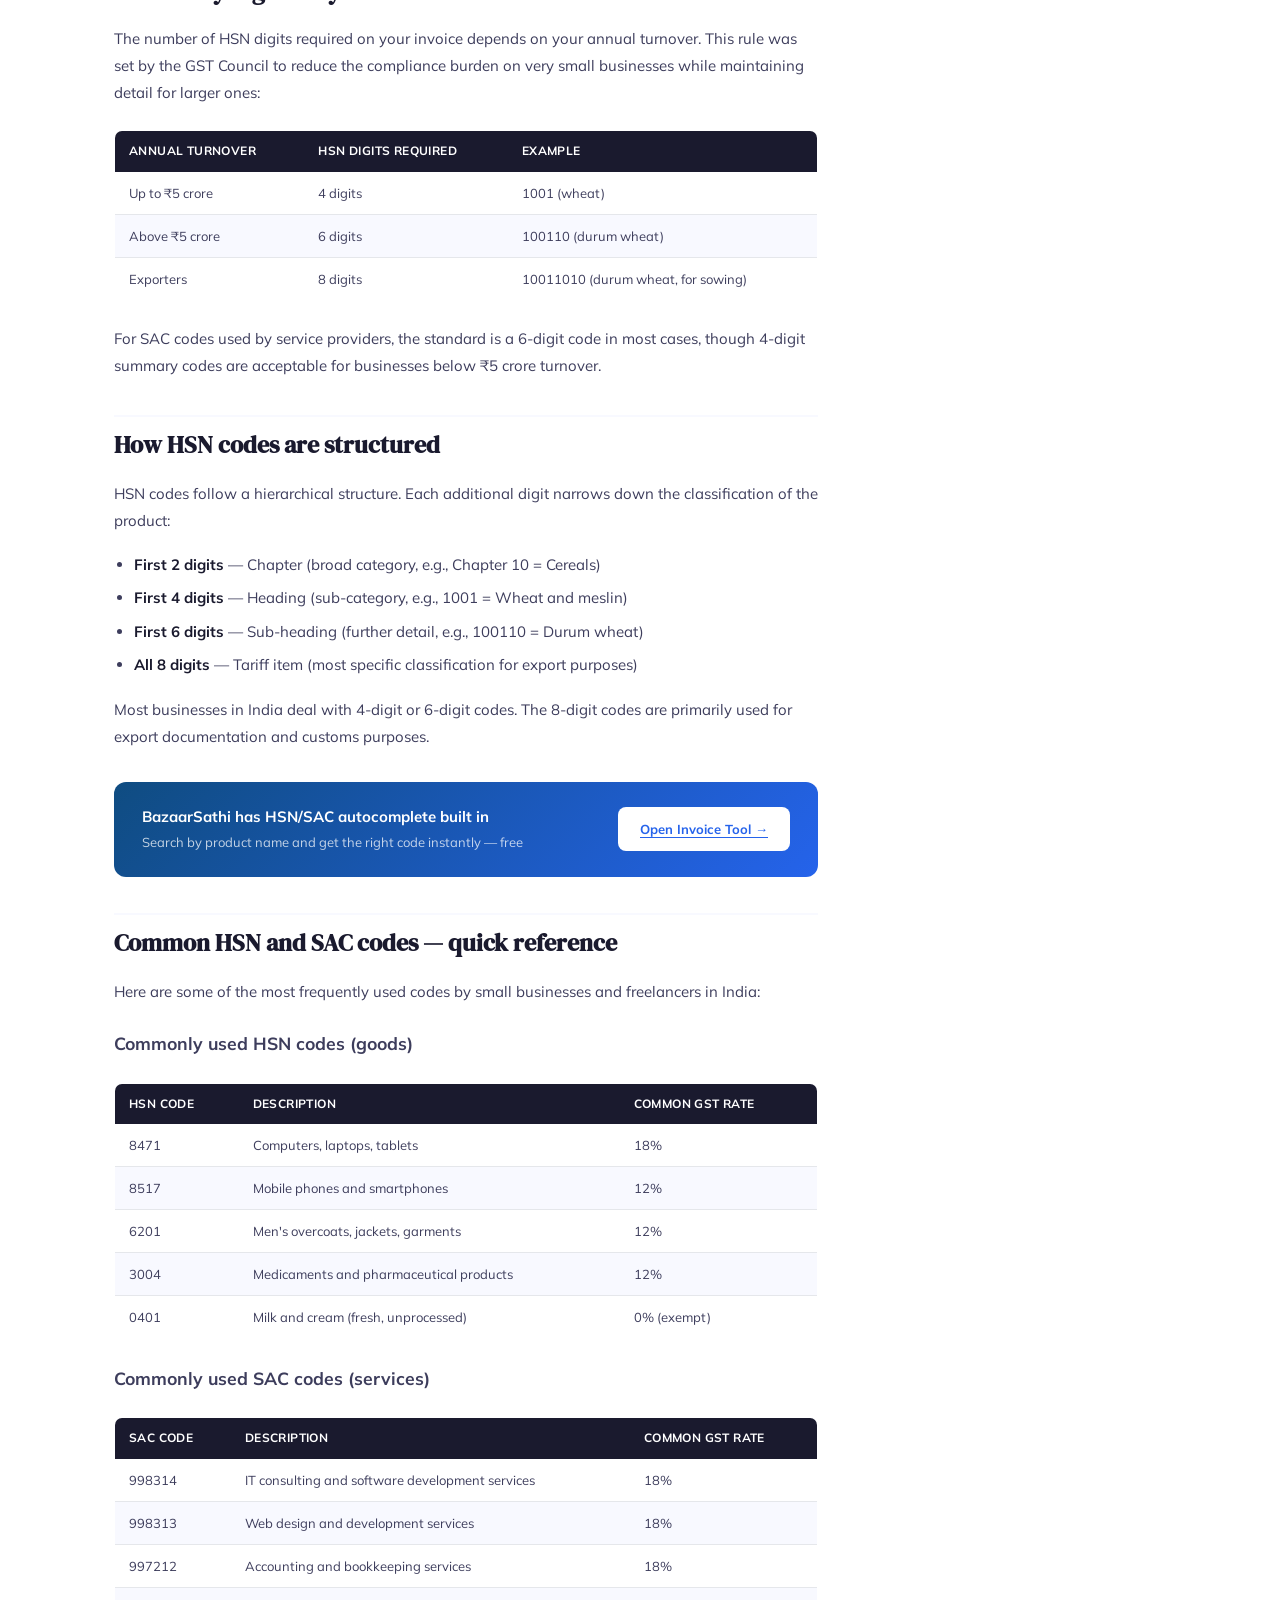
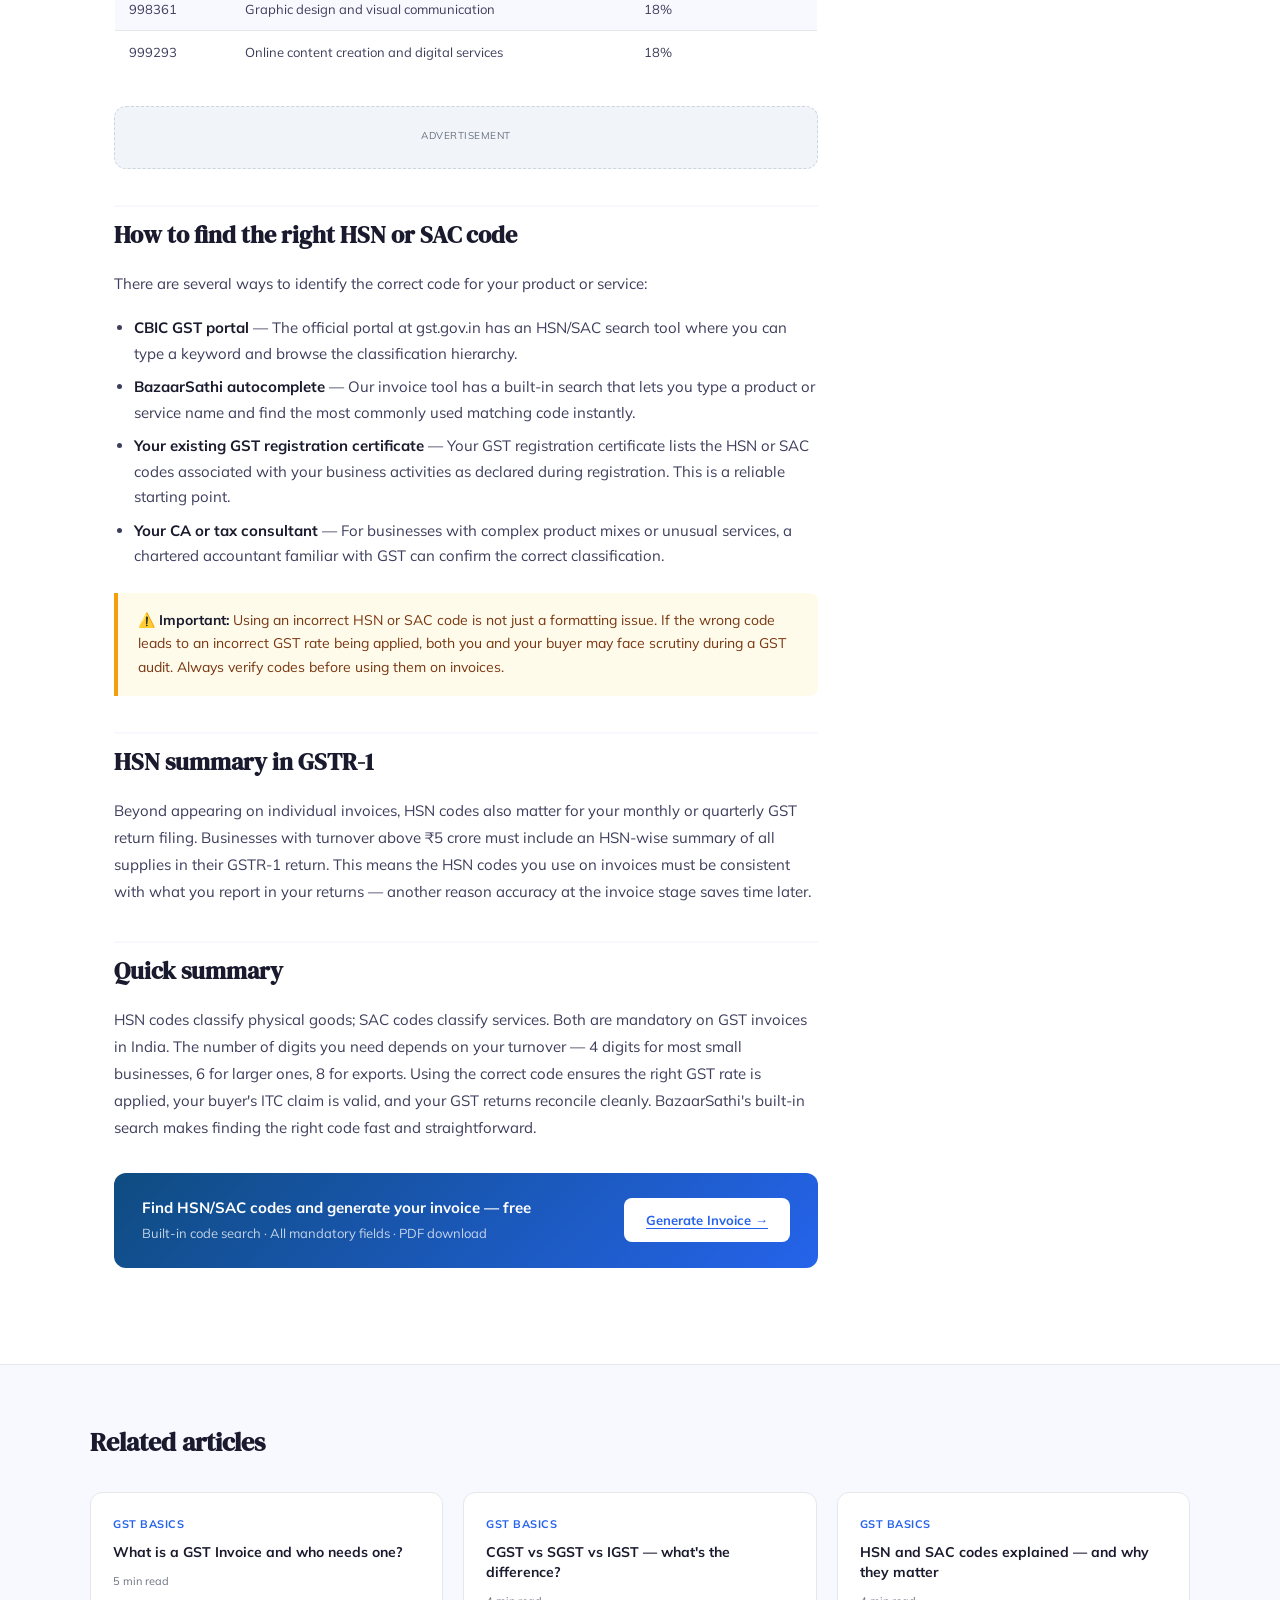
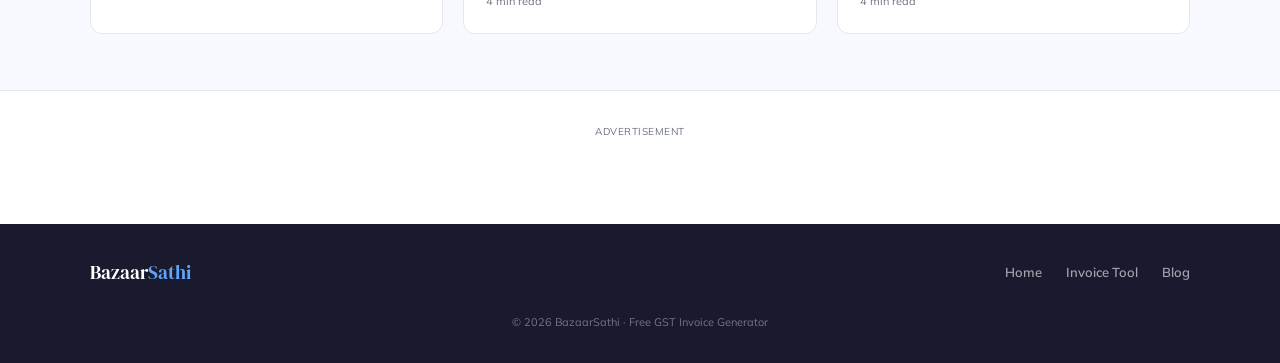
<file: blog/hsn-sac-code-guide.html>
<!DOCTYPE html>
<html lang="en">

<head>

  <!-- Google tag -->
  <script async src="https://www.googletagmanager.com/gtag/js?id=G-HT61FPW5GD"></script>
  <script>
    window.dataLayer = window.dataLayer || [];
    function gtag() { dataLayer.push(arguments); }
    gtag('js', new Date());
    gtag('config', 'G-HT61FPW5GD');
  </script>

  <!-- Google AdSense -->
  <script async src="https://pagead2.googlesyndication.com/pagead/js/adsbygoogle.js?client=ca-pub-XXXXXXXXXXXXXXXX"
    crossorigin="anonymous"></script>

  <meta charset="UTF-8">
  <meta name="viewport" content="width=device-width, initial-scale=1.0">

  <!-- SEO Meta -->
  <!-- Meta title: HSN and SAC Codes Explained — What They Are and Why They Matter | BazaarSathi -->
  <!-- Meta description: Every GST invoice needs an HSN or SAC code. Learn what these codes are, how many digits you need, and how to find the right code for your products or services. -->
  <!-- Slug: hsn-sac-code-guide -->
  <!-- OG title: HSN and SAC Codes Explained — What They Are and Why They Matter -->
  <!-- OG description: A practical guide to HSN codes for goods and SAC codes for services on GST invoices in India — including how many digits you need and where to find them. -->

  <title>HSN and SAC Codes Explained — What They Are and Why They Matter | BazaarSathi</title>
  <link rel="icon" type="image/x-icon" href="../bazaarsathi_icon.png">
  <meta name="description"
    content="Every GST invoice needs an HSN or SAC code. Learn what these codes are, how many digits you need, and how to find the right code for your products or services.">
  <meta name="keywords"
    content="HSN code India, SAC code India, HSN code for GST invoice, SAC code for services, how many digits HSN code, HSN code list India, GST invoice mandatory fields, BazaarSathi, product classification GST, service accounting code India">

  <link rel="canonical" href="https://bazaarsathi.in/blog/hsn-sac-code-guide.html">

  <!-- Fonts -->
  <link
    href="https://fonts.googleapis.com/css2?family=DM+Serif+Display:ital@0;1&family=DM+Mono:wght@400;500&family=Mulish:wght@400;500;600;700;800&display=swap"
    rel="stylesheet">

  <!-- Shared article styles -->
  <link rel="stylesheet" href="../article.css">

  <!-- Schema markup -->
  <script type="application/ld+json">
  {
    "@context": "https://schema.org",
    "@type": "Article",
    "headline": "HSN and SAC Codes Explained — What They Are and Why They Matter",
    "description": "Every GST invoice needs an HSN or SAC code. Learn what these codes are, how many digits you need, and how to find the right code for your products or services.",
    "author": { "@type": "Organization", "name": "BazaarSathi" },
    "publisher": {
      "@type": "Organization",
      "name": "BazaarSathi",
      "url": "https://bazaarsathi.in"
    },
    "datePublished": "2026-05-08",
    "dateModified": "2026-05-08",
    "mainEntityOfPage": "https://bazaarsathi.in/blog/hsn-sac-code-guide.html"
  }
  </script>
</head>

<body>

  <!-- ===== NAV ===== -->
  <nav class="ar-nav">
    <div class="ar-nav-inner">
      <a href="../index.html" class="ar-nav-logo">Bazaar<span>Sathi</span></a>
      <div class="ar-nav-links">
        <a href="../tool.html" class="ar-nav-link">Invoice Tool</a>
        <a href="../blog.html" class="ar-nav-link">Blog</a>
        <a href="../tool.html" class="ar-nav-cta">Generate Invoice →</a>
      </div>
    </div>
  </nav>

  <!-- ===== ARTICLE HERO ===== -->
  <section class="ar-hero">
    <div class="ar-hero-inner">
      <div class="ar-breadcrumb">
        <a href="../index.html">Home</a>
        <span>›</span>
        <a href="../blog.html">Blog</a>
        <span>›</span>
        <span class="ar-breadcrumb-current">HSN and SAC Codes Guide</span>
      </div>
      <div class="ar-tag">GST Basics</div>
      <h1 class="ar-title">HSN and SAC codes explained — what they are and why they matter on your GST invoice</h1>
      <div class="ar-meta">
        <span>📅 May 2026</span>
        <span class="ar-meta-dot">·</span>
        <span>4 min read</span>
        <span class="ar-meta-dot">·</span>
        <span>BazaarSathi</span>
      </div>
    </div>
  </section>

  <!-- ===== MAIN LAYOUT ===== -->
  <div class="ar-layout">

    <!-- ---- ARTICLE CONTENT ---- -->
    <article class="ar-body">
      <div class="ar-content">

        <p>If you have ever filled in a GST invoice and wondered what those 4-digit or 6-digit numbers next to each
          product line are, you have encountered HSN or SAC codes. These codes are mandatory on every GST invoice
          in India — yet many small business owners and freelancers add them as an afterthought or skip them entirely.
          This guide explains exactly what they are, how many digits you need, and how to find the right code for
          your business.</p>

        <!-- Ad: below intro -->
        <div class="ar-ad">
          <div class="ar-footer-ads-label">Advertisement</div>
          <ins class="adsbygoogle" style="display:block" data-ad-client="ca-pub-XXXXXXXXXXXXXXXX"
            data-ad-slot="XXXXXXXXXX" data-ad-format="auto" data-full-width-responsive="true"></ins>
          <script>(adsbygoogle = window.adsbygoogle || []).push({});</script>
        </div>

        <h2 id="what-is-hsn">What is an HSN code?</h2>
        <p>HSN stands for Harmonised System of Nomenclature. It is an internationally standardised system for
          classifying goods, developed by the World Customs Organization (WCO) and used in over 200 countries.
          India adopted the HSN system for GST to create a uniform classification of all goods sold in the country.</p>
        <p>Every physical product — from raw cotton to smartphones to packaged biscuits — has a specific HSN code.
          The code tells the GST system (and the tax authorities) exactly what the product is, which in turn
          determines the applicable GST rate. Two different businesses selling the same product should use the same
          HSN code.</p>

        <div class="ar-callout">
          <strong>💡 Why does this matter?</strong> The HSN code on your invoice is how the GST system verifies that
          you have applied the correct tax rate. An incorrect HSN code can lead to applying the wrong rate, which
          creates a compliance issue for both you and your buyer.
        </div>

        <h2 id="what-is-sac">What is a SAC code?</h2>
        <p>SAC stands for Services Accounting Code. It is India's equivalent of HSN for services — a classification
          system that assigns a unique code to every type of service provided in the country. SAC codes were
          developed by India's Central Board of Indirect Taxes and Customs (CBIC) specifically for the GST regime.</p>
        <p>If you are a freelancer, consultant, software developer, accountant, architect, or any other service
          provider, your invoices will use SAC codes rather than HSN codes. Like HSN codes, the SAC code determines
          the applicable GST rate for that category of service.</p>

        <!-- Ad: mid-article -->
        <div class="ar-ad">
          <div class="ar-footer-ads-label">Advertisement</div>
          <ins class="adsbygoogle" style="display:block" data-ad-client="ca-pub-XXXXXXXXXXXXXXXX"
            data-ad-slot="XXXXXXXXXX" data-ad-format="auto" data-full-width-responsive="true"></ins>
          <script>(adsbygoogle = window.adsbygoogle || []).push({});</script>
        </div>

        <h2 id="how-many-digits">How many digits do you need?</h2>
        <p>The number of HSN digits required on your invoice depends on your annual turnover. This rule was set by
          the GST Council to reduce the compliance burden on very small businesses while maintaining detail for
          larger ones:</p>

        <table class="ar-table">
          <thead>
            <tr>
              <th>Annual Turnover</th>
              <th>HSN Digits Required</th>
              <th>Example</th>
            </tr>
          </thead>
          <tbody>
            <tr>
              <td>Up to ₹5 crore</td>
              <td>4 digits</td>
              <td>1001 (wheat)</td>
            </tr>
            <tr>
              <td>Above ₹5 crore</td>
              <td>6 digits</td>
              <td>100110 (durum wheat)</td>
            </tr>
            <tr>
              <td>Exporters</td>
              <td>8 digits</td>
              <td>10011010 (durum wheat, for sowing)</td>
            </tr>
          </tbody>
        </table>

        <p>For SAC codes used by service providers, the standard is a 6-digit code in most cases, though 4-digit
          summary codes are acceptable for businesses below ₹5 crore turnover.</p>

        <h2 id="structure">How HSN codes are structured</h2>
        <p>HSN codes follow a hierarchical structure. Each additional digit narrows down the classification of the
          product:</p>
        <ul>
          <li><strong>First 2 digits</strong> — Chapter (broad category, e.g., Chapter 10 = Cereals)</li>
          <li><strong>First 4 digits</strong> — Heading (sub-category, e.g., 1001 = Wheat and meslin)</li>
          <li><strong>First 6 digits</strong> — Sub-heading (further detail, e.g., 100110 = Durum wheat)</li>
          <li><strong>All 8 digits</strong> — Tariff item (most specific classification for export purposes)</li>
        </ul>
        <p>Most businesses in India deal with 4-digit or 6-digit codes. The 8-digit codes are primarily used for
          export documentation and customs purposes.</p>

        <!-- Inline CTA -->
        <div class="ar-inline-cta">
          <div>
            <div class="ar-inline-cta-text">BazaarSathi has HSN/SAC autocomplete built in</div>
            <div class="ar-inline-cta-sub">Search by product name and get the right code instantly — free</div>
          </div>
          <a href="../tool.html" class="ar-inline-cta-btn">Open Invoice Tool →</a>
        </div>

        <h2 id="common-codes">Common HSN and SAC codes — quick reference</h2>
        <p>Here are some of the most frequently used codes by small businesses and freelancers in India:</p>

        <h3 id="hsn-examples">Commonly used HSN codes (goods)</h3>
        <table class="ar-table">
          <thead>
            <tr>
              <th>HSN Code</th>
              <th>Description</th>
              <th>Common GST Rate</th>
            </tr>
          </thead>
          <tbody>
            <tr>
              <td>8471</td>
              <td>Computers, laptops, tablets</td>
              <td>18%</td>
            </tr>
            <tr>
              <td>8517</td>
              <td>Mobile phones and smartphones</td>
              <td>12%</td>
            </tr>
            <tr>
              <td>6201</td>
              <td>Men's overcoats, jackets, garments</td>
              <td>12%</td>
            </tr>
            <tr>
              <td>3004</td>
              <td>Medicaments and pharmaceutical products</td>
              <td>12%</td>
            </tr>
            <tr>
              <td>0401</td>
              <td>Milk and cream (fresh, unprocessed)</td>
              <td>0% (exempt)</td>
            </tr>
          </tbody>
        </table>

        <h3 id="sac-examples">Commonly used SAC codes (services)</h3>
        <table class="ar-table">
          <thead>
            <tr>
              <th>SAC Code</th>
              <th>Description</th>
              <th>Common GST Rate</th>
            </tr>
          </thead>
          <tbody>
            <tr>
              <td>998314</td>
              <td>IT consulting and software development services</td>
              <td>18%</td>
            </tr>
            <tr>
              <td>998313</td>
              <td>Web design and development services</td>
              <td>18%</td>
            </tr>
            <tr>
              <td>997212</td>
              <td>Accounting and bookkeeping services</td>
              <td>18%</td>
            </tr>
            <tr>
              <td>998361</td>
              <td>Graphic design and visual communication</td>
              <td>18%</td>
            </tr>
            <tr>
              <td>999293</td>
              <td>Online content creation and digital services</td>
              <td>18%</td>
            </tr>
          </tbody>
        </table>

        <!-- Ad: after tables -->
        <div class="ar-ad">
          <div class="ar-footer-ads-label">Advertisement</div>
          <ins class="adsbygoogle" style="display:block" data-ad-client="ca-pub-XXXXXXXXXXXXXXXX"
            data-ad-slot="XXXXXXXXXX" data-ad-format="auto" data-full-width-responsive="true"></ins>
          <script>(adsbygoogle = window.adsbygoogle || []).push({});</script>
        </div>

        <h2 id="finding-code">How to find the right HSN or SAC code</h2>
        <p>There are several ways to identify the correct code for your product or service:</p>
        <ul>
          <li><strong>CBIC GST portal</strong> — The official portal at gst.gov.in has an HSN/SAC search tool where
            you can type a keyword and browse the classification hierarchy.</li>
          <li><strong>BazaarSathi autocomplete</strong> — Our invoice tool has a built-in search that lets you type
            a product or service name and find the most commonly used matching code instantly.</li>
          <li><strong>Your existing GST registration certificate</strong> — Your GST registration certificate lists
            the HSN or SAC codes associated with your business activities as declared during registration. This is
            a reliable starting point.</li>
          <li><strong>Your CA or tax consultant</strong> — For businesses with complex product mixes or unusual
            services, a chartered accountant familiar with GST can confirm the correct classification.</li>
        </ul>

        <div class="ar-warn">
          ⚠️ <strong>Important:</strong> Using an incorrect HSN or SAC code is not just a formatting issue. If
          the wrong code leads to an incorrect GST rate being applied, both you and your buyer may face scrutiny
          during a GST audit. Always verify codes before using them on invoices.
        </div>

        <h2 id="hsn-summary-return">HSN summary in GSTR-1</h2>
        <p>Beyond appearing on individual invoices, HSN codes also matter for your monthly or quarterly GST return
          filing. Businesses with turnover above ₹5 crore must include an HSN-wise summary of all supplies in
          their GSTR-1 return. This means the HSN codes you use on invoices must be consistent with what you
          report in your returns — another reason accuracy at the invoice stage saves time later.</p>

        <h2 id="summary">Quick summary</h2>
        <p>HSN codes classify physical goods; SAC codes classify services. Both are mandatory on GST invoices in
          India. The number of digits you need depends on your turnover — 4 digits for most small businesses, 6
          for larger ones, 8 for exports. Using the correct code ensures the right GST rate is applied, your
          buyer's ITC claim is valid, and your GST returns reconcile cleanly. BazaarSathi's built-in search
          makes finding the right code fast and straightforward.</p>

        <!-- Final CTA -->
        <div class="ar-inline-cta">
          <div>
            <div class="ar-inline-cta-text">Find HSN/SAC codes and generate your invoice — free</div>
            <div class="ar-inline-cta-sub">Built-in code search · All mandatory fields · PDF download</div>
          </div>
          <a href="../tool.html" class="ar-inline-cta-btn">Generate Invoice →</a>
        </div>

      </div>
    </article>

    <!-- ---- SIDEBAR ---- -->
    <aside class="ar-sidebar">

      <!-- Table of contents -->
      <div class="ar-sidebar-card">
        <div class="ar-sidebar-title">In this article</div>
        <ul class="ar-toc">
          <li><a href="#what-is-hsn">What is an HSN code?</a></li>
          <li><a href="#what-is-sac">What is a SAC code?</a></li>
          <li><a href="#how-many-digits">How many digits do you need?</a></li>
          <li><a href="#structure">How codes are structured</a></li>
          <li><a href="#common-codes">Common HSN and SAC codes</a></li>
          <li><a href="#finding-code">How to find the right code</a></li>
          <li><a href="#hsn-summary-return">HSN in GSTR-1</a></li>
          <li><a href="#summary">Quick summary</a></li>
        </ul>
      </div>

      <!-- Sidebar CTA -->
      <div class="ar-sidebar-cta">
        <div class="ar-sidebar-cta-title">Generate a free GST invoice now</div>
        <div class="ar-sidebar-cta-sub">No login · No watermark · PDF in one click</div>
        <a href="../tool.html" class="ar-sidebar-cta-btn">Open Invoice Tool →</a>
      </div>

    </aside>

  </div>
  <!-- end ar-layout -->

    <!-- ===== RELATED ARTICLES ===== -->
  <section class="ar-related">
    <div class="ar-related-inner">
      <h2 class="ar-related-title">Related articles</h2>
      <div class="ar-related-grid">

        <a href="what-is-gst-invoice.html" class="ar-related-card">
          <div class="ar-related-tag">GST Basics</div>
          <div class="ar-related-card-title">What is a GST Invoice and who needs one?</div>
          <div class="ar-related-meta">5 min read</div>
        </a>

        <a href="cgst-sgst-igst-difference.html" class="ar-related-card">
          <div class="ar-related-tag">GST Basics</div>
          <div class="ar-related-card-title">CGST vs SGST vs IGST — what's the difference?</div>
          <div class="ar-related-meta">4 min read</div>
        </a>

        <a href="hsn-sac-code-guide.html" class="ar-related-card">
          <div class="ar-related-tag">GST Basics</div>
          <div class="ar-related-card-title">HSN and SAC codes explained — and why they matter</div>
          <div class="ar-related-meta">4 min read</div>
        </a>

      </div>
    </div>
  </section>

  <!-- Footer Ads -->
  <div class="ar-footer-ads">
    <div class="ar-footer-ads-inner">
      <div class="ar-footer-ads-label">Advertisement</div>
      <ins class="adsbygoogle"  style="display:block;width:100%;max-width:728px;"
         data-ad-client="ca-pub-XXXXXXXXXXXXXXXX"  data-ad-slot="XXXXXXXXXX"  data-ad-format="horizontal"
         data-full-width-responsive="true"></ins>
      <script>(adsbygoogle = window.adsbygoogle || []).push({});</script>
      <ins class="adsbygoogle" style="display:block" data-ad-client="ca-pub-XXXXXXXXXXXXXXXX" data-ad-slot="XXXXXXXXXX"
        data-ad-format="auto" data-full-width-responsive="true"></ins>
      <script>(adsbygoogle = window.adsbygoogle || []).push({});</script>
    </div>
  </div>

  <!-- ===== FOOTER ===== -->
  <footer class="ar-footer">
    <div class="ar-footer-inner">
      <div class="ar-footer-logo">Bazaar<span>Sathi</span></div>
      <div class="ar-footer-links">
        <a href="../index.html">Home</a>
        <a href="../tool.html">Invoice Tool</a>
        <a href="../blog.html">Blog</a>
      </div>
      <div class="ar-footer-note">© 2026 BazaarSathi · Free GST Invoice Generator</div>
    </div>
  </footer>

</body>

</html>
</file>
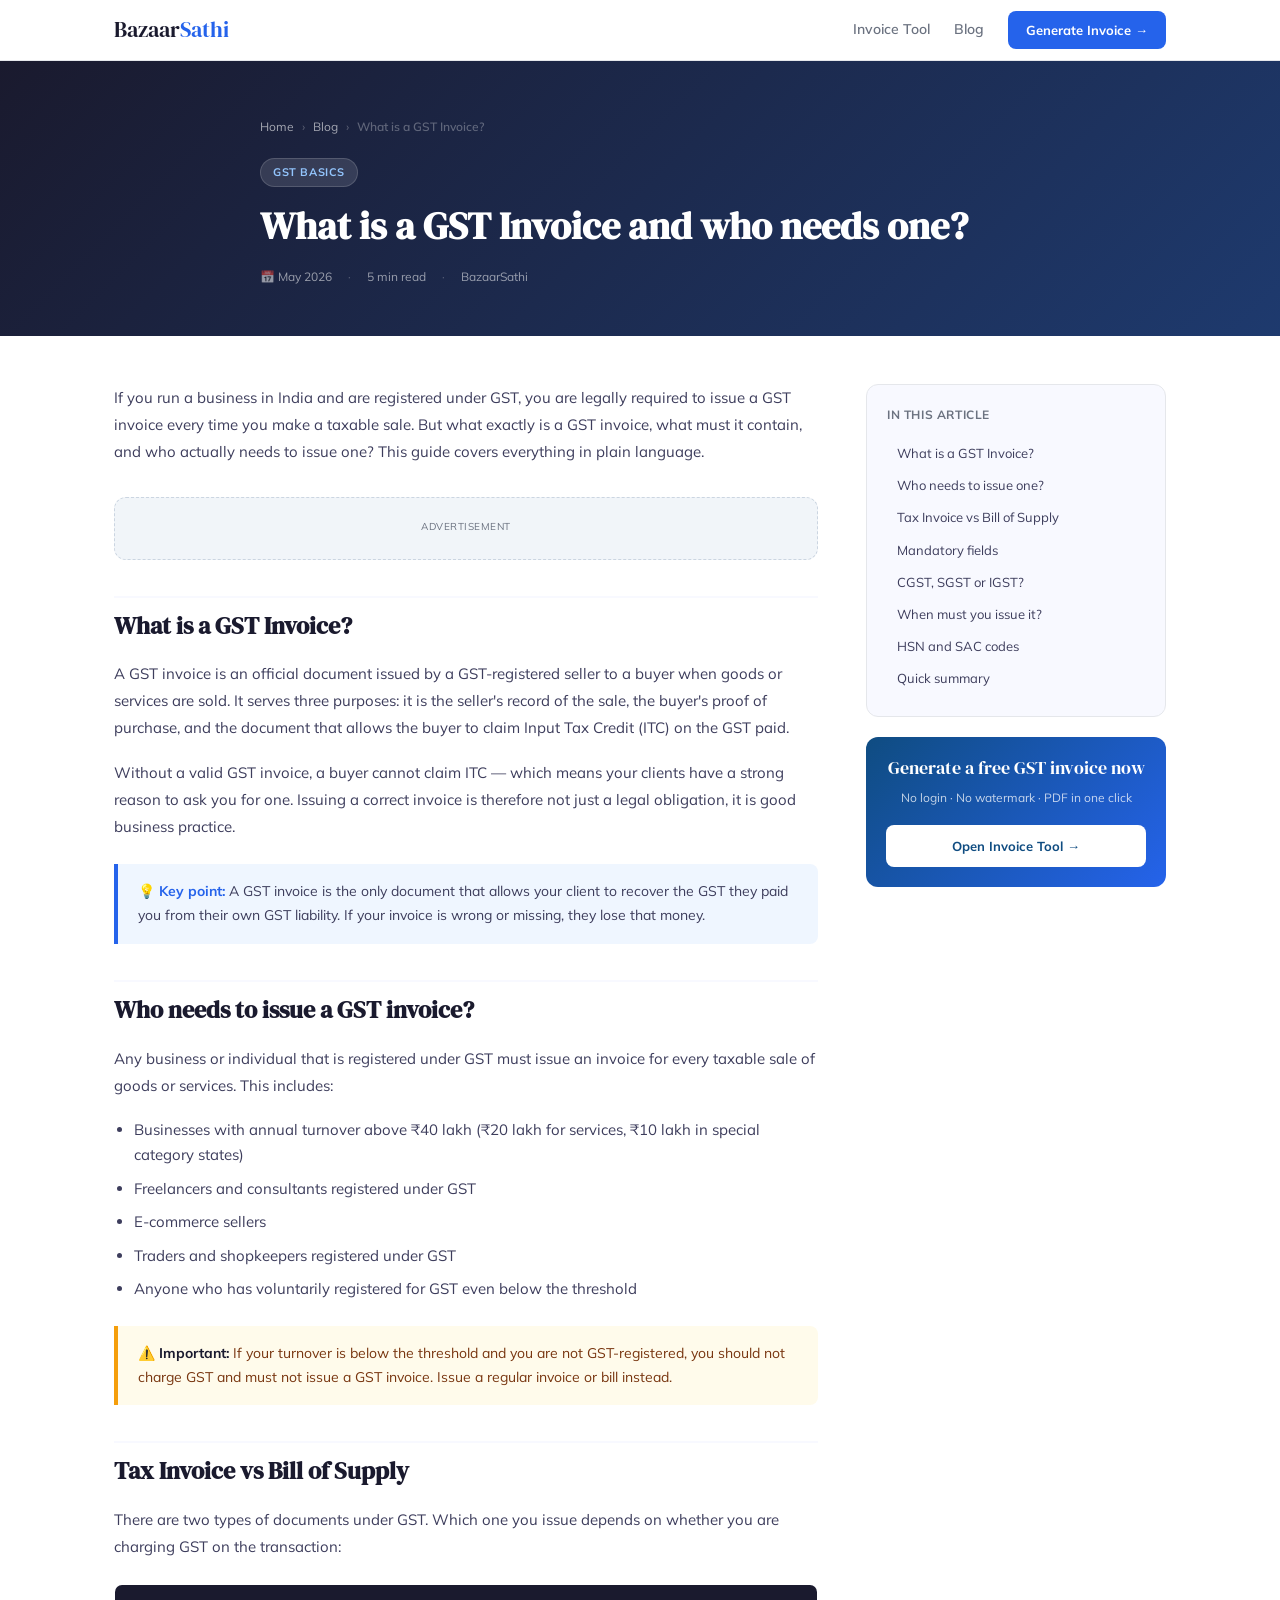
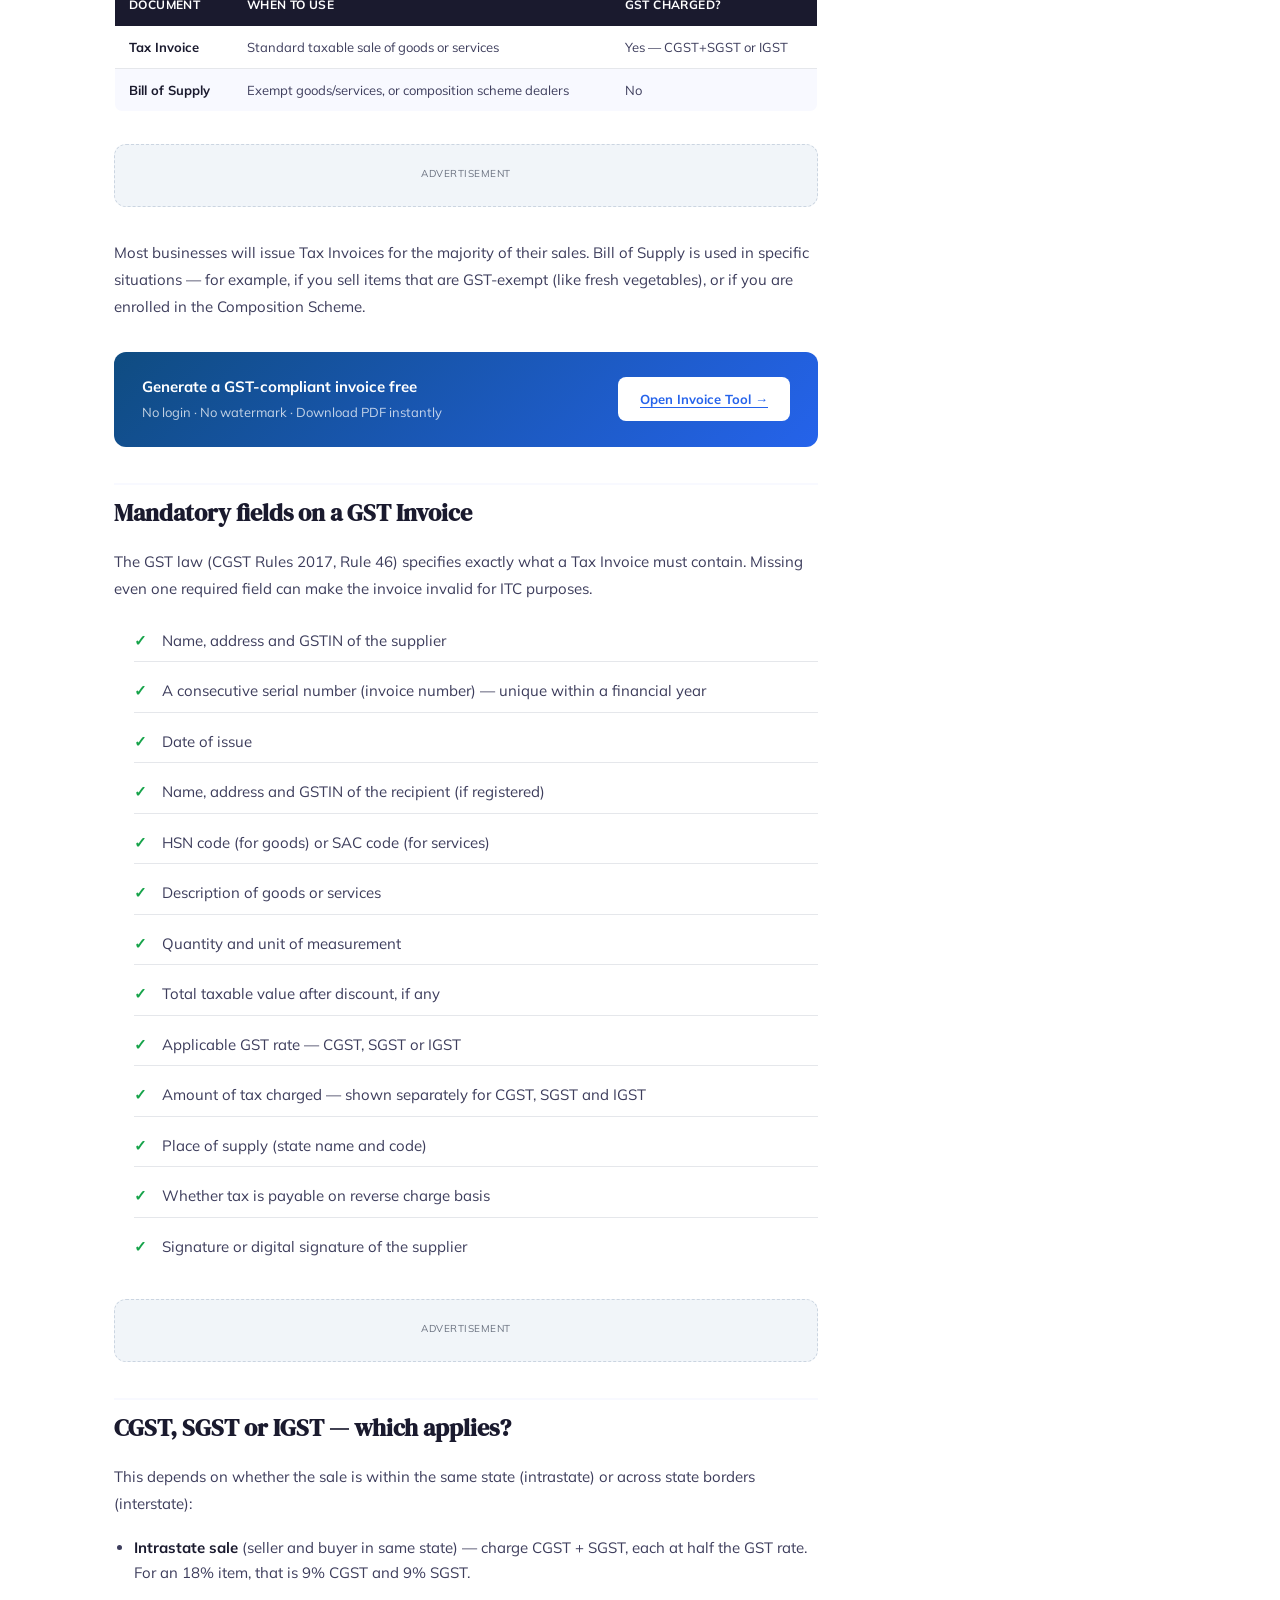
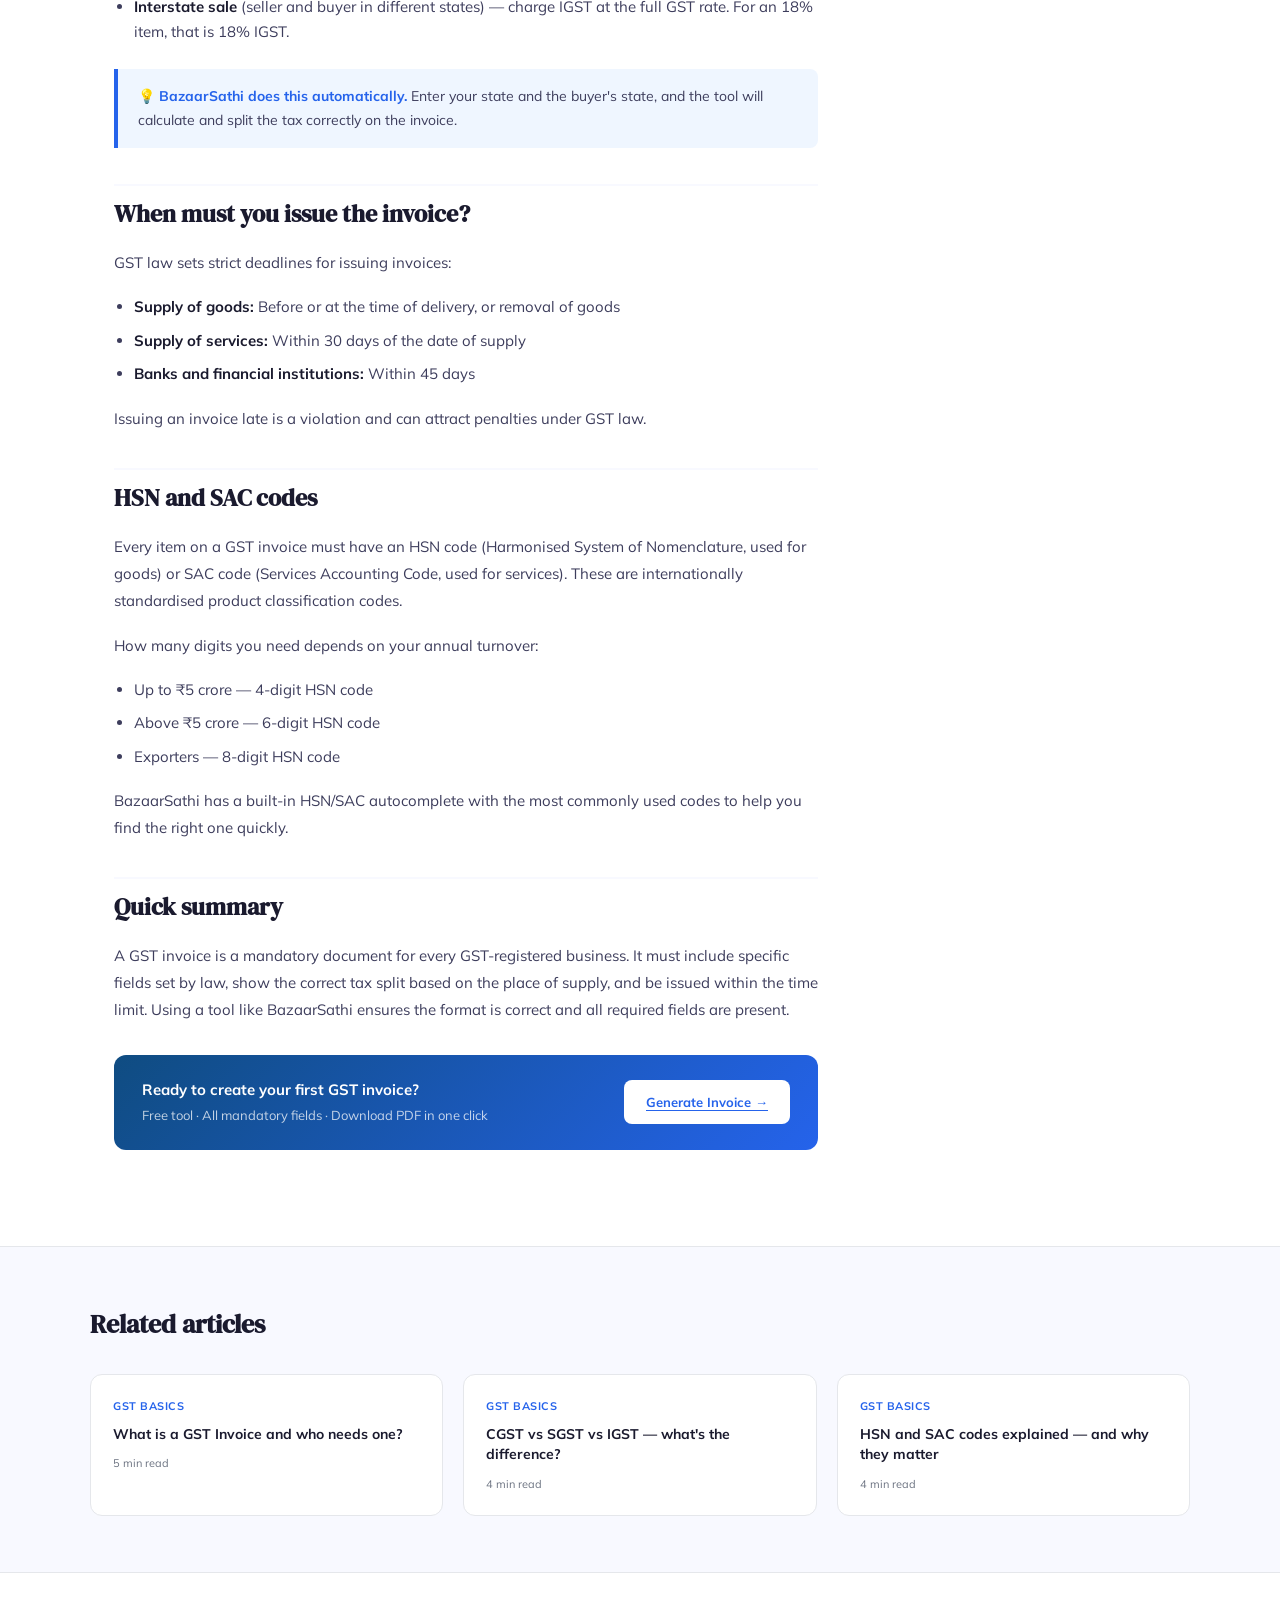
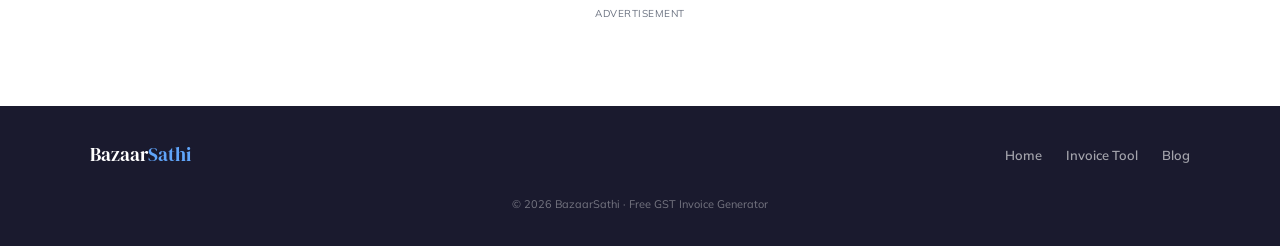
<file: blog/what-is-gst-invoice.html>
<!DOCTYPE html>
<html lang="en">

<head>


  <!-- Google tag -->
  <script async src="https://www.googletagmanager.com/gtag/js?id=G-HT61FPW5GD"></script>
  <script>
    window.dataLayer = window.dataLayer || [];
    function gtag() { dataLayer.push(arguments); }
    gtag('js', new Date());
    gtag('config', 'G-HT61FPW5GD');
  </script>

  <!-- Google AdSense -->
  <script async src="https://pagead2.googlesyndication.com/pagead/js/adsbygoogle.js?client=ca-pub-XXXXXXXXXXXXXXXX"
    crossorigin="anonymous"></script>

  <meta charset="UTF-8">
  <meta name="viewport" content="width=device-width, initial-scale=1.0">

  <title>What is a GST Invoice and Who Needs One? | BazaarSathi</title>
  <link rel="icon" type="image/x-icon" href="../bazaarsathi_icon.png">
  <meta name="description"
    content="A complete beginner's guide to GST invoices — what they are, when you must issue one, what details are mandatory by law, and how to stay compliant.">
  <meta name="keywords"
    content="GST invoice generator, free billing tool India, GST guide, small business India, freelancer invoice, bazaarsathi, GST invoice generator, GST billing software free, GST invoice format PDF, GST invoice for freelancers, small business billing tool, traders invoice maker, GST billing for startups, service invoice generator India, no login invoice maker, free PDF bill download, CGST SGST IGST calculator, automated GST billing, simple invoice creator">

  <!-- Canonical URL — update to your real domain -->
  <link rel="canonical" href="https://bazaarsathi.in/blog/what-is-gst-invoice.html">

  <!-- Fonts -->
  <link
    href="https://fonts.googleapis.com/css2?family=DM+Serif+Display:ital@0;1&family=DM+Mono:wght@400;500&family=Mulish:wght@400;500;600;700;800&display=swap"
    rel="stylesheet">

  <!-- Shared article styles — every blog post links to this -->
  <link rel="stylesheet" href="../article.css">

  <!-- Schema markup for Google -->
  <script type="application/ld+json">
  {
    "@context": "https://schema.org",
    "@type": "Article",
    "headline": "What is a GST Invoice and Who Needs One?",
    "description": "A complete beginner's guide to GST invoices — what they are, when you must issue one, what details are mandatory by law, and how to stay compliant.",
    "author": { "@type": "Organization", "name": "BazaarSathi" },
    "publisher": {
      "@type": "Organization",
      "name": "BazaarSathi",
      "url": "https://bazaarsathi.in"
    },
    "datePublished": "2026-05-08",
    "dateModified": "2026-05-08",
    "mainEntityOfPage": "https://bazaarsathi.in/blog/what-is-gst-invoice.html"
  }
  </script>
</head>

<body>

  <!-- ===== NAV ===== -->
  <nav class="ar-nav">
    <div class="ar-nav-inner">
      <a href="../index.html" class="ar-nav-logo">Bazaar<span>Sathi</span></a>
      <div class="ar-nav-links">
        <a href="../tool.html" class="ar-nav-link">Invoice Tool</a>
        <a href="../blog.html" class="ar-nav-link">Blog</a>
        <a href="../tool.html" class="ar-nav-cta">Generate Invoice →</a>
      </div>
    </div>
  </nav>

  <!-- ===== ARTICLE HERO ===== -->
  <section class="ar-hero">
    <div class="ar-hero-inner">
      <div class="ar-breadcrumb">
        <a href="../index.html">Home</a>
        <span>›</span>
        <a href="../blog.html">Blog</a>
        <span>›</span>
        <span class="ar-breadcrumb-current">What is a GST Invoice?</span>
      </div>
      <div class="ar-tag">GST Basics</div>
      <h1 class="ar-title">What is a GST Invoice and who needs one?</h1>
      <div class="ar-meta">
        <span>📅 May 2026</span>
        <span class="ar-meta-dot">·</span>
        <span>5 min read</span>
        <span class="ar-meta-dot">·</span>
        <span>BazaarSathi</span>
      </div>
    </div>
  </section>

  <!-- ===== MAIN LAYOUT ===== -->
  <div class="ar-layout">

    <!-- ---- ARTICLE CONTENT ---- -->
    <article class="ar-body">
      <div class="ar-content">

        <p>If you run a business in India and are registered under GST, you are legally required to issue a GST invoice
          every time you make a taxable sale. But what exactly is a GST invoice, what must it contain, and who actually
          needs to issue one? This guide covers everything in plain language.</p>

        <!-- Ad: below intro -->
        <div class="ar-ad">
          <div class="ar-footer-ads-label">Advertisement</div>
          <ins class="adsbygoogle" style="display:block" data-ad-client="ca-pub-XXXXXXXXXXXXXXXX"
            data-ad-slot="XXXXXXXXXX" data-ad-format="auto" data-full-width-responsive="true"></ins>
          <script>(adsbygoogle = window.adsbygoogle || []).push({});</script>
        </div>

        <h2 id="what-is">What is a GST Invoice?</h2>
        <p>A GST invoice is an official document issued by a GST-registered seller to a buyer when goods or services are
          sold. It serves three purposes: it is the seller's record of the sale, the buyer's proof of purchase, and the
          document that allows the buyer to claim Input Tax Credit (ITC) on the GST paid.</p>
        <p>Without a valid GST invoice, a buyer cannot claim ITC — which means your clients have a strong reason to ask
          you for one. Issuing a correct invoice is therefore not just a legal obligation, it is good business practice.
        </p>

        <div class="ar-callout">
          <strong>💡 Key point:</strong> A GST invoice is the only document that allows your client to recover the GST
          they paid you from their own GST liability. If your invoice is wrong or missing, they lose that money.
        </div>

        <h2 id="who-needs">Who needs to issue a GST invoice?</h2>
        <p>Any business or individual that is registered under GST must issue an invoice for every taxable sale of goods
          or services. This includes:</p>
        <ul>
          <li>Businesses with annual turnover above ₹40 lakh (₹20 lakh for services, ₹10 lakh in special category
            states)</li>
          <li>Freelancers and consultants registered under GST</li>
          <li>E-commerce sellers</li>
          <li>Traders and shopkeepers registered under GST</li>
          <li>Anyone who has voluntarily registered for GST even below the threshold</li>
        </ul>

        <div class="ar-warn">
          ⚠️ <strong>Important:</strong> If your turnover is below the threshold and you are not GST-registered, you
          should not charge GST and must not issue a GST invoice. Issue a regular invoice or bill instead.
        </div>

        <h2 id="tax-vs-bill">Tax Invoice vs Bill of Supply</h2>
        <p>There are two types of documents under GST. Which one you issue depends on whether you are charging GST on
          the transaction:</p>

        <table class="ar-table">
          <thead>
            <tr>
              <th>Document</th>
              <th>When to use</th>
              <th>GST charged?</th>
            </tr>
          </thead>
          <tbody>
            <tr>
              <td><strong>Tax Invoice</strong></td>
              <td>Standard taxable sale of goods or services</td>
              <td>Yes — CGST+SGST or IGST</td>
            </tr>
            <tr>
              <td><strong>Bill of Supply</strong></td>
              <td>Exempt goods/services, or composition scheme dealers</td>
              <td>No</td>
            </tr>
          </tbody>
        </table>

        <!-- Ad: mid-article -->
        <div class="ar-ad">
          <div class="ar-footer-ads-label">Advertisement</div>
          <ins class="adsbygoogle" style="display:block" data-ad-client="ca-pub-XXXXXXXXXXXXXXXX"
            data-ad-slot="XXXXXXXXXX" data-ad-format="auto" data-full-width-responsive="true"></ins>
          <script>(adsbygoogle = window.adsbygoogle || []).push({});</script>
        </div>

        <p>Most businesses will issue Tax Invoices for the majority of their sales. Bill of Supply is used in specific
          situations — for example, if you sell items that are GST-exempt (like fresh vegetables), or if you are
          enrolled in the Composition Scheme.</p>

        <!-- Inline CTA — backlink to tool -->
        <div class="ar-inline-cta">
          <div>
            <div class="ar-inline-cta-text">Generate a GST-compliant invoice free</div>
            <div class="ar-inline-cta-sub">No login · No watermark · Download PDF instantly</div>
          </div>
          <a href="../tool.html" class="ar-inline-cta-btn">Open Invoice Tool →</a>
        </div>

        <h2 id="mandatory-fields">Mandatory fields on a GST Invoice</h2>
        <p>The GST law (CGST Rules 2017, Rule 46) specifies exactly what a Tax Invoice must contain. Missing even one
          required field can make the invoice invalid for ITC purposes.</p>

        <ul class="ar-checklist">
          <li>Name, address and GSTIN of the supplier</li>
          <li>A consecutive serial number (invoice number) — unique within a financial year</li>
          <li>Date of issue</li>
          <li>Name, address and GSTIN of the recipient (if registered)</li>
          <li>HSN code (for goods) or SAC code (for services)</li>
          <li>Description of goods or services</li>
          <li>Quantity and unit of measurement</li>
          <li>Total taxable value after discount, if any</li>
          <li>Applicable GST rate — CGST, SGST or IGST</li>
          <li>Amount of tax charged — shown separately for CGST, SGST and IGST</li>
          <li>Place of supply (state name and code)</li>
          <li>Whether tax is payable on reverse charge basis</li>
          <li>Signature or digital signature of the supplier</li>
        </ul>

        <!-- Ad: after checklist -->
        <div class="ar-ad">
          <div class="ar-footer-ads-label">Advertisement</div>
          <ins class="adsbygoogle" style="display:block" data-ad-client="ca-pub-XXXXXXXXXXXXXXXX"
            data-ad-slot="XXXXXXXXXX" data-ad-format="auto" data-full-width-responsive="true"></ins>
          <script>(adsbygoogle = window.adsbygoogle || []).push({});</script>
        </div>

        <h2 id="cgst-sgst-igst">CGST, SGST or IGST — which applies?</h2>
        <p>This depends on whether the sale is within the same state (intrastate) or across state borders (interstate):
        </p>
        <ul>
          <li><strong>Intrastate sale</strong> (seller and buyer in same state) — charge CGST + SGST, each at half the
            GST rate. For an 18% item, that is 9% CGST and 9% SGST.</li>
          <li><strong>Interstate sale</strong> (seller and buyer in different states) — charge IGST at the full GST
            rate. For an 18% item, that is 18% IGST.</li>
        </ul>

        <div class="ar-callout">
          <strong>💡 BazaarSathi does this automatically.</strong> Enter your state and the buyer's state, and the tool
          will calculate and split the tax correctly on the invoice.
        </div>

        <h2 id="time-limit">When must you issue the invoice?</h2>
        <p>GST law sets strict deadlines for issuing invoices:</p>
        <ul>
          <li><strong>Supply of goods:</strong> Before or at the time of delivery, or removal of goods</li>
          <li><strong>Supply of services:</strong> Within 30 days of the date of supply</li>
          <li><strong>Banks and financial institutions:</strong> Within 45 days</li>
        </ul>
        <p>Issuing an invoice late is a violation and can attract penalties under GST law.</p>

        <h2 id="hsn-sac">HSN and SAC codes</h2>
        <p>Every item on a GST invoice must have an HSN code (Harmonised System of Nomenclature, used for goods) or SAC
          code (Services Accounting Code, used for services). These are internationally standardised product
          classification codes.</p>
        <p>How many digits you need depends on your annual turnover:</p>
        <ul>
          <li>Up to ₹5 crore — 4-digit HSN code</li>
          <li>Above ₹5 crore — 6-digit HSN code</li>
          <li>Exporters — 8-digit HSN code</li>
        </ul>
        <p>BazaarSathi has a built-in HSN/SAC autocomplete with the most commonly used codes to help you find the right
          one quickly.</p>

        <h2 id="summary">Quick summary</h2>
        <p>A GST invoice is a mandatory document for every GST-registered business. It must include specific fields set
          by law, show the correct tax split based on the place of supply, and be issued within the time limit. Using a
          tool like BazaarSathi ensures the format is correct and all required fields are present.</p>

        <!-- Final CTA -->
        <div class="ar-inline-cta">
          <div>
            <div class="ar-inline-cta-text">Ready to create your first GST invoice?</div>
            <div class="ar-inline-cta-sub">Free tool · All mandatory fields · Download PDF in one click</div>
          </div>
          <a href="../tool.html" class="ar-inline-cta-btn">Generate Invoice →</a>
        </div>

      </div>
    </article>

    <!-- ---- SIDEBAR ---- -->
    <aside class="ar-sidebar">

      <!-- Table of contents -->
      <div class="ar-sidebar-card">
        <div class="ar-sidebar-title">In this article</div>
        <ul class="ar-toc">
          <li><a href="#what-is">What is a GST Invoice?</a></li>
          <li><a href="#who-needs">Who needs to issue one?</a></li>
          <li><a href="#tax-vs-bill">Tax Invoice vs Bill of Supply</a></li>
          <li><a href="#mandatory-fields">Mandatory fields</a></li>
          <li><a href="#cgst-sgst-igst">CGST, SGST or IGST?</a></li>
          <li><a href="#time-limit">When must you issue it?</a></li>
          <li><a href="#hsn-sac">HSN and SAC codes</a></li>
          <li><a href="#summary">Quick summary</a></li>
        </ul>
      </div>

      <!-- Sidebar CTA -->
      <div class="ar-sidebar-cta">
        <div class="ar-sidebar-cta-title">Generate a free GST invoice now</div>
        <div class="ar-sidebar-cta-sub">No login · No watermark · PDF in one click</div>
        <a href="../tool.html" class="ar-sidebar-cta-btn">Open Invoice Tool →</a>
      </div>

    </aside>

  </div>
  <!-- end ar-layout -->

  <!-- ===== RELATED ARTICLES ===== -->
  <section class="ar-related">
    <div class="ar-related-inner">
      <h2 class="ar-related-title">Related articles</h2>
      <div class="ar-related-grid">

        <a href="what-is-gst-invoice.html" class="ar-related-card">
          <div class="ar-related-tag">GST Basics</div>
          <div class="ar-related-card-title">What is a GST Invoice and who needs one?</div>
          <div class="ar-related-meta">5 min read</div>
        </a>

        <a href="cgst-sgst-igst-difference.html" class="ar-related-card">
          <div class="ar-related-tag">GST Basics</div>
          <div class="ar-related-card-title">CGST vs SGST vs IGST — what's the difference?</div>
          <div class="ar-related-meta">4 min read</div>
        </a>

        <a href="hsn-sac-code-guide.html" class="ar-related-card">
          <div class="ar-related-tag">GST Basics</div>
          <div class="ar-related-card-title">HSN and SAC codes explained — and why they matter</div>
          <div class="ar-related-meta">4 min read</div>
        </a>

      </div>
    </div>
  </section>

  <!-- Footer Ads -->
  <div class="ar-footer-ads">
    <div class="ar-footer-ads-inner">
      <div class="ar-footer-ads-label">Advertisement</div>
      <!-- Wide leaderboard -->
      <ins class="adsbygoogle"  style="display:block;width:100%;max-width:728px;"
         data-ad-client="ca-pub-XXXXXXXXXXXXXXXX"  data-ad-slot="XXXXXXXXXX"  data-ad-format="horizontal"
         data-full-width-responsive="true"></ins>
      <script>(adsbygoogle = window.adsbygoogle || []).push({});</script>
      <!-- Second unit (responsive) -->
      <ins class="adsbygoogle" style="display:block" data-ad-client="ca-pub-XXXXXXXXXXXXXXXX" data-ad-slot="XXXXXXXXXX"
        data-ad-format="auto" data-full-width-responsive="true"></ins>
      <script>(adsbygoogle = window.adsbygoogle || []).push({});</script>
    </div>
  </div>

  <!-- ===== FOOTER ===== -->
  <footer class="ar-footer">
    <div class="ar-footer-inner">
      <div class="ar-footer-logo">Bazaar<span>Sathi</span></div>
      <div class="ar-footer-links">
        <a href="../index.html">Home</a>
        <a href="../tool.html">Invoice Tool</a>
        <a href="../blog.html">Blog</a>
      </div>
      <div class="ar-footer-note">© 2026 BazaarSathi · Free GST Invoice Generator</div>
    </div>
  </footer>

</body>

</html>
</file>
<file: home.css>
/* ================================================
   BazaarSathi — home.css
   Homepage styles only. Does not affect tool.html.
   ================================================ */

*, *::before, *::after { box-sizing: border-box; margin: 0; padding: 0; }

:root {
  --ht-ink:     #1a1a2e;
  --ht-ink2:    #3d3d5c;
  --ht-muted:   #6b7280;
  --ht-accent:  #0f4c81;
  --ht-accent2: #2563eb;
  --ht-green:   #16a34a;
  --ht-bg:      #f8f9ff;
  --ht-card:    #ffffff;
  --ht-border:  #e5e7eb;
  --ht-radius:  12px;
}

body {
  font-family: 'Mulish', sans-serif;
  background: #fff;
  color: var(--ht-ink);
  line-height: 1.6;
}

/* ---- NAV ---- */
.home-nav {
  position: sticky;
  top: 0;
  z-index: 100;
  background: rgba(255,255,255,0.95);
  backdrop-filter: blur(8px);
  border-bottom: 1px solid var(--ht-border);
}
.home-nav-inner {
  max-width: 1100px;
  margin: 0 auto;
  padding: 0 24px;
  height: 60px;
  display: flex;
  align-items: center;
  justify-content: space-between;
}
.home-logo {
  font-family: 'DM Serif Display', serif;
  font-size: 1.4rem;
  color: var(--ht-ink);
  text-decoration: none;
}
.home-logo span { color: var(--ht-accent2); }

.home-nav-links {
  display: flex;
  align-items: center;
  gap: 28px;
}
.nav-link {
  font-size: 14px;
  font-weight: 600;
  color: var(--ht-ink2);
  text-decoration: none;
  transition: color .15s;
}
.nav-link:hover { color: var(--ht-accent2); }

.btn-nav-cta {
  background: var(--ht-accent2);
  color: #fff;
  padding: 8px 18px;
  border-radius: 8px;
  font-size: 13px;
  font-weight: 700;
  text-decoration: none;
  transition: background .15s;
  white-space: nowrap;
}
.btn-nav-cta:hover { background: var(--ht-accent); }

/* ---- HERO ---- */
.hero {
  max-width: 1100px;
  margin: 0 auto;
  padding: 72px 24px 80px;
  display: grid;
  grid-template-columns: 1fr 1fr;
  gap: 48px;
  align-items: center;
}
.hero-badge {
  display: inline-block;
  background: #eff6ff;
  color: var(--ht-accent2);
  font-size: 12px;
  font-weight: 700;
  padding: 5px 14px;
  border-radius: 20px;
  margin-bottom: 20px;
  border: 1px solid #bfdbfe;
}
.hero-title {
  font-family: 'DM Serif Display', serif;
  font-size: 3rem;
  line-height: 1.15;
  color: var(--ht-ink);
  margin-bottom: 20px;
}
.hero-accent { color: var(--ht-accent2); }
.hero-sub {
  font-size: 16px;
  color: var(--ht-muted);
  margin-bottom: 32px;
  max-width: 440px;
  line-height: 1.7;
}
.hero-btns {
  display: flex;
  gap: 14px;
  flex-wrap: wrap;
  margin-bottom: 16px;
}
.btn-hero-primary {
  background: var(--ht-accent2);
  color: #fff;
  padding: 14px 28px;
  border-radius: 10px;
  font-size: 15px;
  font-weight: 700;
  text-decoration: none;
  transition: background .15s, transform .15s;
  display: inline-block;
}
.btn-hero-primary:hover {
  background: var(--ht-accent);
  transform: translateY(-1px);
}
.btn-hero-secondary {
  background: #fff;
  color: var(--ht-ink);
  padding: 14px 28px;
  border-radius: 10px;
  font-size: 15px;
  font-weight: 700;
  text-decoration: none;
  border: 2px solid var(--ht-border);
  transition: border-color .15s, transform .15s;
  display: inline-block;
}
.btn-hero-secondary:hover {
  border-color: var(--ht-accent2);
  transform: translateY(-1px);
}
.hero-note {
  font-size: 12px;
  color: var(--ht-muted);
}

/* ---- INVOICE CARD MOCKUP ---- */
.hero-card-wrap {
  display: flex;
  justify-content: center;
  align-items: center;
}
.hero-card {
  background: #fff;
  border-radius: 14px;
  box-shadow: 0 20px 60px rgba(15,76,129,.15), 0 4px 16px rgba(0,0,0,.06);
  overflow: hidden;
  width: 100%;
  max-width: 380px;
  font-size: 11px;
}
.hc-header {
  background: var(--ht-accent);
  padding: 14px 18px;
  display: flex;
  justify-content: space-between;
  align-items: center;
}
.hc-logo-placeholder {
  font-family: 'DM Serif Display', serif;
  color: #fff;
  font-size: 13px;
}
.hc-title-area { text-align: right; }
.hc-title {
  font-family: 'DM Serif Display', serif;
  color: #fff;
  font-size: 14px;
  letter-spacing: 1px;
}
.hc-sub { color: rgba(255,255,255,.7); font-size: 10px; margin-top: 2px; }
.hc-meta {
  background: #f0f4ff;
  display: grid;
  grid-template-columns: repeat(3, 1fr);
  padding: 10px 18px;
  gap: 6px;
  border-bottom: 1px solid var(--ht-border);
}
.hc-mlabel {
  font-size: 9px;
  text-transform: uppercase;
  letter-spacing: .5px;
  color: var(--ht-muted);
  font-weight: 700;
}
.hc-mval {
  font-size: 10px;
  font-weight: 600;
  color: var(--ht-ink);
  font-family: 'DM Mono', monospace;
}
.hc-row {
  display: grid;
  grid-template-columns: 2fr 1fr 1fr 1fr;
  padding: 7px 18px;
  border-bottom: 1px solid #f3f4f6;
  color: var(--ht-ink2);
}
.hc-row-head {
  background: #f8f9ff;
  font-weight: 700;
  font-size: 9px;
  text-transform: uppercase;
  letter-spacing: .4px;
  color: var(--ht-muted);
}
.hc-total {
  display: flex;
  justify-content: space-between;
  padding: 10px 18px;
  background: var(--ht-ink);
  color: #fff;
  font-weight: 700;
  font-size: 12px;
  font-family: 'DM Mono', monospace;
}

/* ---- FEATURES ---- */
.features {
  background: var(--ht-bg);
  padding: 72px 24px;
}
.section-inner {
  max-width: 1100px;
  margin: 0 auto;
}
.section-title {
  font-family: 'DM Serif Display', serif;
  font-size: 2rem;
  color: var(--ht-ink);
  text-align: center;
  margin-bottom: 40px;
}
.features-grid {
  display: grid;
  grid-template-columns: repeat(3, 1fr);
  gap: 20px;
}
.feature-card {
  background: var(--ht-card);
  border-radius: var(--ht-radius);
  padding: 24px;
  border: 1px solid var(--ht-border);
  transition: box-shadow .2s, transform .2s;
}
.feature-card:hover {
  box-shadow: 0 8px 24px rgba(15,76,129,.1);
  transform: translateY(-2px);
}
.feature-icon { font-size: 28px; margin-bottom: 12px; }
.feature-title {
  font-weight: 700;
  font-size: 15px;
  color: var(--ht-ink);
  margin-bottom: 8px;
}
.feature-desc { font-size: 13px; color: var(--ht-muted); line-height: 1.6; }

/* ---- HOW IT WORKS ---- */
.how { padding: 72px 24px; }
.steps {
  display: flex;
  align-items: center;
  justify-content: center;
  gap: 16px;
  flex-wrap: wrap;
}
.step {
  background: var(--ht-bg);
  border-radius: var(--ht-radius);
  padding: 28px 24px;
  text-align: center;
  width: 220px;
  border: 1px solid var(--ht-border);
}
.step-num {
  width: 40px;
  height: 40px;
  background: var(--ht-accent2);
  color: #fff;
  border-radius: 50%;
  font-size: 18px;
  font-weight: 800;
  display: flex;
  align-items: center;
  justify-content: center;
  margin: 0 auto 14px;
}
.step-title { font-weight: 700; font-size: 15px; margin-bottom: 8px; color: var(--ht-ink); }
.step-desc  { font-size: 13px; color: var(--ht-muted); }
.step-arrow { font-size: 24px; color: var(--ht-border); font-weight: 700; }

/* ---- BLOG TEASER ---- */
.blog-teaser {
  background: var(--ht-bg);
  padding: 72px 24px;
}
.blog-teaser-head {
  display: flex;
  justify-content: space-between;
  align-items: flex-end;
  margin-bottom: 28px;
  flex-wrap: wrap;
  gap: 16px;
}
.btn-outline-dark {
  border: 2px solid var(--ht-ink);
  color: var(--ht-ink);
  padding: 9px 20px;
  border-radius: 8px;
  font-size: 13px;
  font-weight: 700;
  text-decoration: none;
  white-space: nowrap;
  transition: background .15s, color .15s;
}
.btn-outline-dark:hover {
  background: var(--ht-ink);
  color: #fff;
}
.blog-teaser-grid {
  display: grid;
  grid-template-columns: repeat(3, 1fr);
  gap: 20px;
}
.blog-card {
  background: var(--ht-card);
  border-radius: var(--ht-radius);
  padding: 24px;
  border: 1px solid var(--ht-border);
  text-decoration: none;
  display: block;
  transition: box-shadow .2s, transform .2s;
}
.blog-card:hover {
  box-shadow: 0 8px 24px rgba(15,76,129,.1);
  transform: translateY(-2px);
}
.blog-card-tag {
  font-size: 11px;
  font-weight: 700;
  text-transform: uppercase;
  letter-spacing: .6px;
  color: var(--ht-accent2);
  margin-bottom: 10px;
}
.blog-card-title {
  font-size: 15px;
  font-weight: 700;
  color: var(--ht-ink);
  line-height: 1.45;
  margin-bottom: 12px;
}
.blog-card-meta { font-size: 11px; color: var(--ht-muted); }

/* ---- FOOTER ---- */
.home-footer {
  background: var(--ht-ink);
  padding: 32px 24px;
}
.home-footer-inner {
  max-width: 1100px;
  margin: 0 auto;
  display: flex;
  align-items: center;
  justify-content: space-between;
  flex-wrap: wrap;
  gap: 16px;
}
.footer-logo {
  font-family: 'DM Serif Display', serif;
  font-size: 1.2rem;
  color: #fff;
}
.footer-logo span { color: #60a5fa; }
.footer-links {
  display: flex;
  gap: 24px;
}
.footer-links a {
  color: rgba(255,255,255,.6);
  text-decoration: none;
  font-size: 13px;
  font-weight: 600;
  transition: color .15s;
}
.footer-links a:hover { color: #fff; }
.footer-note {
  font-size: 11px;
  color: rgba(255,255,255,.4);
  width: 100%;
  text-align: center;
  margin-top: 8px;
}

/* ---- RESPONSIVE ---- */
@media (max-width: 900px) {
  .hero {
    grid-template-columns: 1fr;
    padding: 48px 24px 56px;
    text-align: center;
  }
  .hero-sub  { margin: 0 auto 32px; }
  .hero-btns { justify-content: center; }
  .hero-note { text-align: center; }
  .hero-card-wrap { display: none; }
  .features-grid   { grid-template-columns: repeat(2, 1fr); }
  .blog-teaser-grid { grid-template-columns: repeat(2, 1fr); }
}

@media (max-width: 580px) {
  .hero-title { font-size: 2.2rem; }
  .features-grid    { grid-template-columns: 1fr; }
  .blog-teaser-grid { grid-template-columns: 1fr; }
  .steps { flex-direction: column; align-items: center; }
  .step-arrow { transform: rotate(90deg); }
  .home-nav-links .nav-link { display: none; }
  .blog-teaser-head { flex-direction: column; align-items: flex-start; }
  .home-footer-inner { flex-direction: column; text-align: center; }
  .footer-links { justify-content: center; }
}
</file>
<file: blog.css>
/* ================================================
   BazaarSathi — blog.css
   Blog listing page styles only.
   ================================================ */

*, *::before, *::after { box-sizing: border-box; margin: 0; padding: 0; }

:root {
  --bl-ink:     #1a1a2e;
  --bl-ink2:    #3d3d5c;
  --bl-muted:   #6b7280;
  --bl-accent:  #0f4c81;
  --bl-accent2: #2563eb;
  --bl-bg:      #f8f9ff;
  --bl-card:    #ffffff;
  --bl-border:  #e5e7eb;
  --bl-radius:  12px;
}

body {
  font-family: 'Mulish', sans-serif;
  background: #fff;
  color: var(--bl-ink);
  line-height: 1.6;
}

/* ---- NAV ---- */
.blog-nav {
  position: sticky;
  top: 0;
  z-index: 100;
  background: rgba(255,255,255,0.95);
  backdrop-filter: blur(8px);
  border-bottom: 1px solid var(--bl-border);
}
.blog-nav-inner {
  max-width: 1100px;
  margin: 0 auto;
  padding: 0 24px;
  height: 60px;
  display: flex;
  align-items: center;
  justify-content: space-between;
}
.blog-nav-logo {
  font-family: 'DM Serif Display', serif;
  font-size: 1.4rem;
  color: var(--bl-ink);
  text-decoration: none;
}
.blog-nav-logo span { color: var(--bl-accent2); }
.blog-nav-links {
  display: flex;
  align-items: center;
  gap: 28px;
}
.bnav-link {
  font-size: 14px;
  font-weight: 600;
  color: var(--bl-muted);
  text-decoration: none;
  transition: color .15s;
}
.bnav-link:hover,
.bnav-link.active { color: var(--bl-accent2); }
.bnav-cta {
  background: var(--bl-accent2);
  color: #fff;
  padding: 8px 18px;
  border-radius: 8px;
  font-size: 13px;
  font-weight: 700;
  text-decoration: none;
  transition: background .15s;
  white-space: nowrap;
}
.bnav-cta:hover { background: var(--bl-accent); }

/* ---- HERO ---- */
.blog-hero {
  background: linear-gradient(135deg, var(--bl-ink) 0%, #1e3a6e 100%);
  padding: 64px 24px 56px;
}
.blog-hero-inner {
  max-width: 700px;
  margin: 0 auto;
  text-align: center;
}
.blog-hero-badge {
  display: inline-block;
  background: rgba(255,255,255,.1);
  color: rgba(255,255,255,.85);
  font-size: 12px;
  font-weight: 700;
  padding: 5px 14px;
  border-radius: 20px;
  margin-bottom: 18px;
  border: 1px solid rgba(255,255,255,.2);
}
.blog-hero-title {
  font-family: 'DM Serif Display', serif;
  font-size: 2.6rem;
  color: #fff;
  line-height: 1.2;
  margin-bottom: 16px;
}
.blog-hero-title span { color: #60a5fa; }
.blog-hero-sub {
  font-size: 15px;
  color: rgba(255,255,255,.7);
  margin-bottom: 32px;
  line-height: 1.7;
}

/* Search */
.blog-search-wrap {
  position: relative;
  max-width: 480px;
  margin: 0 auto;
}
.blog-search-wrap input {
  width: 100%;
  padding: 14px 44px 14px 18px;
  border-radius: 10px;
  border: none;
  font-size: 14px;
  font-family: 'Mulish', sans-serif;
  outline: none;
  box-shadow: 0 4px 16px rgba(0,0,0,.2);
  color: var(--bl-ink);
}
.blog-search-icon {
  position: absolute;
  right: 14px;
  top: 50%;
  transform: translateY(-50%);
  font-size: 16px;
  pointer-events: none;
}

/* ---- FILTER BAR ---- */
.blog-filter-bar {
  background: #fff;
  border-bottom: 1px solid var(--bl-border);
  position: sticky;
  top: 60px;
  z-index: 90;
}
.blog-filter-inner {
  max-width: 1100px;
  margin: 0 auto;
  padding: 0 24px;
  display: flex;
  gap: 6px;
  overflow-x: auto;
  scrollbar-width: none;
  padding-top: 12px;
  padding-bottom: 12px;
}
.blog-filter-inner::-webkit-scrollbar { display: none; }
.filter-btn {
  background: transparent;
  border: 1.5px solid var(--bl-border);
  border-radius: 20px;
  padding: 6px 16px;
  font-size: 13px;
  font-weight: 600;
  color: var(--bl-muted);
  cursor: pointer;
  white-space: nowrap;
  transition: all .15s;
  font-family: 'Mulish', sans-serif;
}
.filter-btn:hover {
  border-color: var(--bl-accent2);
  color: var(--bl-accent2);
}
.filter-btn.active {
  background: var(--bl-accent2);
  border-color: var(--bl-accent2);
  color: #fff;
}

/* ---- MAIN ---- */
.blog-main { padding: 48px 24px 64px; }
.blog-main-inner { max-width: 1100px; margin: 0 auto; }

/* Featured */
.featured-wrap { margin-bottom: 32px; }
.featured-card {
  display: flex;
  align-items: stretch;
  background: var(--bl-bg);
  border: 1px solid var(--bl-border);
  border-radius: var(--bl-radius);
  overflow: hidden;
  text-decoration: none;
  transition: box-shadow .2s, transform .2s;
  position: relative;
}
.featured-card:hover {
  box-shadow: 0 12px 36px rgba(15,76,129,.12);
  transform: translateY(-2px);
}
.featured-badge {
  position: absolute;
  top: 16px;
  left: 16px;
  background: #fef9c3;
  color: #854d0e;
  font-size: 11px;
  font-weight: 700;
  padding: 3px 10px;
  border-radius: 20px;
  border: 1px solid #fde68a;
}
.featured-content {
  flex: 1;
  padding: 40px 32px 28px;
}
.featured-title {
  font-family: 'DM Serif Display', serif;
  font-size: 1.6rem;
  color: var(--bl-ink);
  line-height: 1.3;
  margin: 10px 0 14px;
}
.featured-desc {
  font-size: 14px;
  color: var(--bl-muted);
  line-height: 1.7;
  margin-bottom: 16px;
  max-width: 560px;
}
.featured-cta {
  font-size: 14px;
  font-weight: 700;
  color: var(--bl-accent2);
}
.article-tag {
  font-size: 11px;
  font-weight: 700;
  text-transform: uppercase;
  letter-spacing: .6px;
  color: var(--bl-accent2);
  margin-bottom: 8px;
}
.article-meta {
  font-size: 11px;
  color: var(--bl-muted);
  display: flex;
  gap: 6px;
  align-items: center;
  margin-top: 12px;
}

/* Articles grid */
.articles-grid {
  display: grid;
  grid-template-columns: repeat(3, 1fr);
  gap: 20px;
}
.article-card {
  background: var(--bl-card);
  border: 1px solid var(--bl-border);
  border-radius: var(--bl-radius);
  padding: 24px;
  text-decoration: none;
  display: block;
  transition: box-shadow .2s, transform .2s;
}
.article-card:hover {
  box-shadow: 0 8px 24px rgba(15,76,129,.1);
  transform: translateY(-2px);
}
.article-title {
  font-size: 15px;
  font-weight: 700;
  color: var(--bl-ink);
  line-height: 1.45;
  margin-bottom: 8px;
}
.article-desc {
  font-size: 13px;
  color: var(--bl-muted);
  line-height: 1.6;
}

/* Empty state */
.blog-empty {
  text-align: center;
  padding: 60px 24px;
}
.blog-empty-icon { font-size: 40px; margin-bottom: 14px; }
.blog-empty-text { font-size: 15px; color: var(--bl-muted); }

/* ---- CTA BANNER ---- */
.blog-cta-banner {
  background: linear-gradient(135deg, var(--bl-accent) 0%, var(--bl-accent2) 100%);
  padding: 48px 24px;
}
.blog-cta-inner {
  max-width: 1100px;
  margin: 0 auto;
  display: flex;
  align-items: center;
  justify-content: space-between;
  gap: 24px;
  flex-wrap: wrap;
}
.blog-cta-title {
  font-family: 'DM Serif Display', serif;
  font-size: 1.6rem;
  color: #fff;
  margin-bottom: 6px;
}
.blog-cta-sub { font-size: 14px; color: rgba(255,255,255,.75); }
.blog-cta-btn {
  background: #fff;
  color: var(--bl-accent);
  padding: 14px 28px;
  border-radius: 10px;
  font-size: 15px;
  font-weight: 700;
  text-decoration: none;
  white-space: nowrap;
  transition: transform .15s;
}
.blog-cta-btn:hover { transform: translateY(-1px); }

/* ---- FOOTER ---- */
.blog-footer {
  background: var(--bl-ink);
  padding: 32px 24px;
}
.blog-footer-inner {
  max-width: 1100px;
  margin: 0 auto;
  display: flex;
  align-items: center;
  justify-content: space-between;
  flex-wrap: wrap;
  gap: 16px;
}
.footer-logo {
  font-family: 'DM Serif Display', serif;
  font-size: 1.2rem;
  color: #fff;
}
.footer-logo span { color: #60a5fa; }
.footer-links {
  display: flex;
  gap: 24px;
}
.footer-links a {
  color: rgba(255,255,255,.6);
  text-decoration: none;
  font-size: 13px;
  font-weight: 600;
  transition: color .15s;
}
.footer-links a:hover { color: #fff; }
.footer-note {
  font-size: 11px;
  color: rgba(255,255,255,.4);
  width: 100%;
  text-align: center;
  margin-top: 8px;
}

/* ---- RESPONSIVE ---- */
@media (max-width: 900px) {
  .articles-grid { grid-template-columns: repeat(2, 1fr); }
  .featured-title { font-size: 1.3rem; }
}

@media (max-width: 580px) {
  .blog-hero-title { font-size: 1.9rem; }
  .articles-grid { grid-template-columns: 1fr; }
  .featured-content { padding: 40px 20px 24px; }
  .blog-cta-inner { flex-direction: column; text-align: center; }
  .blog-nav-links .bnav-link { display: none; }
  .blog-footer-inner { flex-direction: column; text-align: center; }
  .footer-links { justify-content: center; }
}
</file>
<file: article.css>
/* ================================================
   BazaarSathi — article.css
   Shared styles for ALL blog article pages.
   Every new article links to this one file.
   ================================================ */

*,
*::before,
*::after {
  box-sizing: border-box;
  margin: 0;
  padding: 0;
}

:root {
  --ar-ink: #1a1a2e;
  --ar-ink2: #3d3d5c;
  --ar-muted: #6b7280;
  --ar-accent: #0f4c81;
  --ar-accent2: #2563eb;
  --ar-green: #16a34a;
  --ar-bg: #f8f9ff;
  --ar-card: #ffffff;
  --ar-border: #e5e7eb;
  --ar-radius: 12px;
}

body {
  font-family: 'Mulish', sans-serif;
  background: #fff;
  color: var(--ar-ink);
  line-height: 1.7;
}

/* ---- NAV ---- */
.ar-nav {
  position: sticky;
  top: 0;
  z-index: 100;
  background: rgba(255, 255, 255, 0.95);
  backdrop-filter: blur(8px);
  border-bottom: 1px solid var(--ar-border);
}

.ar-nav-inner {
  max-width: 1100px;
  margin: 0 auto;
  padding: 0 24px;
  height: 60px;
  display: flex;
  align-items: center;
  justify-content: space-between;
}

.ar-nav-logo {
  font-family: 'DM Serif Display', serif;
  font-size: 1.4rem;
  color: var(--ar-ink);
  text-decoration: none;
}

.ar-nav-logo span {
  color: var(--ar-accent2);
}

.ar-nav-links {
  display: flex;
  align-items: center;
  gap: 24px;
}

.ar-nav-link {
  font-size: 14px;
  font-weight: 600;
  color: var(--ar-muted);
  text-decoration: none;
  transition: color .15s;
}

.ar-nav-link:hover {
  color: var(--ar-accent2);
}

.ar-nav-cta {
  background: var(--ar-accent2);
  color: #fff;
  padding: 8px 18px;
  border-radius: 8px;
  font-size: 13px;
  font-weight: 700;
  text-decoration: none;
  transition: background .15s;
  white-space: nowrap;
}

.ar-nav-cta:hover {
  background: var(--ar-accent);
}

/* ---- ARTICLE HERO ---- */
.ar-hero {
  background: linear-gradient(135deg, var(--ar-ink) 0%, #1e3a6e 100%);
  padding: 56px 24px 48px;
}

.ar-hero-inner {
  max-width: 760px;
  margin: 0 auto;
}

.ar-breadcrumb {
  display: flex;
  align-items: center;
  gap: 8px;
  margin-bottom: 20px;
  font-size: 12px;
  flex-wrap: wrap;
}

.ar-breadcrumb a {
  color: rgba(255, 255, 255, .6);
  text-decoration: none;
  transition: color .15s;
}

.ar-breadcrumb a:hover {
  color: #fff;
}

.ar-breadcrumb span {
  color: rgba(255, 255, 255, .3);
}

.ar-breadcrumb-current {
  color: rgba(255, 255, 255, .85);
  font-weight: 600;
}

.ar-tag {
  display: inline-block;
  background: rgba(255, 255, 255, .12);
  color: #93c5fd;
  font-size: 11px;
  font-weight: 700;
  text-transform: uppercase;
  letter-spacing: .6px;
  padding: 4px 12px;
  border-radius: 20px;
  margin-bottom: 16px;
  border: 1px solid rgba(255, 255, 255, .15);
}

.ar-title {
  font-family: 'DM Serif Display', serif;
  font-size: 2.4rem;
  color: #fff;
  line-height: 1.2;
  margin-bottom: 18px;
}

.ar-meta {
  display: flex;
  align-items: center;
  gap: 16px;
  font-size: 12px;
  color: rgba(255, 255, 255, .55);
  flex-wrap: wrap;
}

.ar-meta-dot {
  color: rgba(255, 255, 255, .25);
}

/* ---- LAYOUT ---- */
.ar-layout {
  max-width: 1100px;
  margin: 0 auto;
  padding: 48px 24px 64px;
  display: grid;
  grid-template-columns: 1fr 300px;
  gap: 48px;
  align-items: start;
}

/* ---- ARTICLE BODY ---- */
.ar-body {
  min-width: 0;
}

.ar-content h2 {
  font-family: 'DM Serif Display', serif;
  font-size: 1.5rem;
  color: var(--ar-ink);
  margin: 36px 0 14px;
  padding-top: 8px;
  border-top: 2px solid var(--ar-bg);
}

.ar-content h3 {
  font-size: 1.1rem;
  font-weight: 700;
  color: var(--ar-ink2);
  margin: 24px 0 10px;
}

.ar-content p {
  font-size: 15px;
  color: var(--ar-ink2);
  margin-bottom: 18px;
  line-height: 1.8;
}

.ar-content ul,
.ar-content ol {
  margin: 0 0 18px 20px;
}

.ar-content li {
  font-size: 15px;
  color: var(--ar-ink2);
  margin-bottom: 8px;
  line-height: 1.7;
}

.ar-content strong {
  color: var(--ar-ink);
  font-weight: 700;
}

.ar-content a {
  color: var(--ar-accent2);
  text-decoration: underline;
  text-underline-offset: 3px;
}

.ar-content a:hover {
  color: var(--ar-accent);
}

/* Callout / tip box */
.ar-callout {
  background: #eff6ff;
  border-left: 4px solid var(--ar-accent2);
  border-radius: 0 8px 8px 0;
  padding: 16px 20px;
  margin: 24px 0;
  font-size: 14px;
  color: var(--ar-ink2);
  line-height: 1.7;
}

.ar-callout strong {
  color: var(--ar-accent2);
}

/* Warning box */
.ar-warn {
  background: #fffbeb;
  border-left: 4px solid #f59e0b;
  border-radius: 0 8px 8px 0;
  padding: 16px 20px;
  margin: 24px 0;
  font-size: 14px;
  color: #78350f;
  line-height: 1.7;
}

/* Info table */
.ar-table {
  width: 100%;
  border-collapse: collapse;
  margin: 24px 0;
  font-size: 13px;
  border-radius: 8px;
  overflow: hidden;
  border: 1px solid var(--ar-border);
}

.ar-table th {
  background: var(--ar-ink);
  color: #fff;
  padding: 10px 14px;
  text-align: left;
  font-size: 12px;
  font-weight: 700;
  text-transform: uppercase;
  letter-spacing: .4px;
}

.ar-table td {
  padding: 10px 14px;
  border-bottom: 1px solid var(--ar-border);
  color: var(--ar-ink2);
  vertical-align: top;
}

.ar-table tr:last-child td {
  border-bottom: none;
}

.ar-table tr:nth-child(even) td {
  background: var(--ar-bg);
}

/* Checklist */
.ar-checklist {
  list-style: none;
  margin: 0 0 18px 0;
  padding: 0;
}

.ar-checklist li {
  padding: 8px 0 8px 28px;
  position: relative;
  font-size: 15px;
  color: var(--ar-ink2);
  border-bottom: 1px solid var(--ar-border);
}

.ar-checklist li:last-child {
  border-bottom: none;
}

.ar-checklist li::before {
  content: '✓';
  position: absolute;
  left: 0;
  color: var(--ar-green);
  font-weight: 700;
}

/* Tool CTA inline */
.ar-inline-cta {
  background: linear-gradient(135deg, var(--ar-accent) 0%, var(--ar-accent2) 100%);
  border-radius: var(--ar-radius);
  padding: 24px 28px;
  margin: 32px 0;
  display: flex;
  align-items: center;
  justify-content: space-between;
  gap: 16px;
  flex-wrap: wrap;
}

.ar-inline-cta-text {
  color: #fff;
  font-size: 15px;
  font-weight: 700;
  line-height: 1.4;
}

.ar-inline-cta-sub {
  color: rgba(255, 255, 255, .75);
  font-size: 13px;
  margin-top: 4px;
  font-weight: 400;
}

.ar-inline-cta-btn {
  background: #fff;
  color: var(--ar-accent);
  padding: 11px 22px;
  border-radius: 8px;
  font-size: 13px;
  font-weight: 700;
  text-decoration: none;
  white-space: nowrap;
  transition: transform .15s;
  flex-shrink: 0;
}

.ar-inline-cta-btn:hover {
  transform: translateY(-1px);
}

/* ---- SIDEBAR ---- */
.ar-sidebar {
  position: sticky;
  top: 80px;
}

.ar-sidebar-card {
  background: var(--ar-bg);
  border: 1px solid var(--ar-border);
  border-radius: var(--ar-radius);
  padding: 20px;
  margin-bottom: 20px;
}

.ar-sidebar-title {
  font-size: 12px;
  font-weight: 700;
  text-transform: uppercase;
  letter-spacing: .6px;
  color: var(--ar-muted);
  margin-bottom: 14px;
}

/* Table of contents */
.ar-toc {
  list-style: none;
  padding: 0;
  margin: 0;
}

.ar-toc li {
  margin-bottom: 4px;
}

.ar-toc a {
  font-size: 13px;
  color: var(--ar-ink2);
  text-decoration: none;
  padding: 5px 10px;
  border-radius: 6px;
  display: block;
  transition: background .15s, color .15s;
  line-height: 1.4;
}

.ar-toc a:hover {
  background: #fff;
  color: var(--ar-accent2);
}

/* Sidebar CTA */
.ar-sidebar-cta {
  background: linear-gradient(135deg, var(--ar-accent) 0%, var(--ar-accent2) 100%);
  border-radius: var(--ar-radius);
  padding: 20px;
  text-align: center;
}

.ar-sidebar-cta-title {
  font-family: 'DM Serif Display', serif;
  font-size: 1.1rem;
  color: #fff;
  margin-bottom: 8px;
  line-height: 1.3;
}

.ar-sidebar-cta-sub {
  font-size: 12px;
  color: rgba(255, 255, 255, .75);
  margin-bottom: 16px;
}

.ar-sidebar-cta-btn {
  display: block;
  background: #fff;
  color: var(--ar-accent);
  padding: 10px 16px;
  border-radius: 8px;
  font-size: 13px;
  font-weight: 700;
  text-decoration: none;
  transition: transform .15s;
}

.ar-sidebar-cta-btn:hover {
  transform: translateY(-1px);
}

/* ---- RELATED ARTICLES ---- */
.ar-related {
  background: var(--ar-bg);
  padding: 56px 24px;
  border-top: 1px solid var(--ar-border);
}

.ar-related-inner {
  max-width: 1100px;
  margin: 0 auto;
}

.ar-related-title {
  font-family: 'DM Serif Display', serif;
  font-size: 1.6rem;
  color: var(--ar-ink);
  margin-bottom: 28px;
}

.ar-related-grid {
  display: grid;
  grid-template-columns: repeat(3, 1fr);
  gap: 20px;
}

.ar-related-card {
  background: var(--ar-card);
  border: 1px solid var(--ar-border);
  border-radius: var(--ar-radius);
  padding: 22px;
  text-decoration: none;
  display: block;
  transition: box-shadow .2s, transform .2s;
}

.ar-related-card:hover {
  box-shadow: 0 8px 24px rgba(15, 76, 129, .1);
  transform: translateY(-2px);
}

.ar-related-tag {
  font-size: 11px;
  font-weight: 700;
  text-transform: uppercase;
  letter-spacing: .5px;
  color: var(--ar-accent2);
  margin-bottom: 8px;
}

.ar-related-card-title {
  font-size: 14px;
  font-weight: 700;
  color: var(--ar-ink);
  line-height: 1.45;
  margin-bottom: 10px;
}

.ar-related-meta {
  font-size: 11px;
  color: var(--ar-muted);
}

/* ---- FOOTER ---- */
.ar-footer {
  background: var(--ar-ink);
  padding: 32px 24px;
}

.ar-footer-inner {
  max-width: 1100px;
  margin: 0 auto;
  display: flex;
  align-items: center;
  justify-content: space-between;
  flex-wrap: wrap;
  gap: 16px;
}

.ar-footer-logo {
  font-family: 'DM Serif Display', serif;
  font-size: 1.2rem;
  color: #fff;
}

.ar-footer-logo span {
  color: #60a5fa;
}

.ar-footer-links {
  display: flex;
  gap: 24px;
}

.ar-footer-links a {
  color: rgba(255, 255, 255, .6);
  text-decoration: none;
  font-size: 13px;
  font-weight: 600;
  transition: color .15s;
}

.ar-footer-links a:hover {
  color: #fff;
}

.ar-footer-note {
  font-size: 11px;
  color: rgba(255, 255, 255, .4);
  width: 100%;
  text-align: center;
  margin-top: 8px;
}

/* ---- RESPONSIVE ---- */
@media (max-width: 900px) {
  .ar-layout {
    grid-template-columns: 1fr;
    gap: 32px;
  }

  .ar-sidebar {
    position: static;
  }

  .ar-related-grid {
    grid-template-columns: repeat(2, 1fr);
  }

  .ar-title {
    font-size: 1.9rem;
  }
}

@media (max-width: 580px) {
  .ar-title {
    font-size: 1.6rem;
  }

  .ar-related-grid {
    grid-template-columns: 1fr;
  }

  .ar-nav-links .ar-nav-link {
    display: none;
  }

  .ar-inline-cta {
    flex-direction: column;
    text-align: center;
  }

  .ar-footer-inner {
    flex-direction: column;
    text-align: center;
  }

  .ar-footer-links {
    justify-content: center;
  }

  .ar-ad {
    margin: 20px 0;
    padding: 10px 0;
    overflow: hidden;
  }

  .ar-footer-ads {
    padding: 20px 10px;
    overflow: hidden;
  }

  .ar-ad ins,
  .ar-footer-ads ins {
    max-width: 100% !important;
    width: 100% !important;
  }
}

/* ---- 900px (already handled but ensure ads fit) ---- */

@media (max-width: 900px) {

  .ar-ad {
    margin: 24px 0;
    padding: 16px 12px;
  }

  .ar-footer-ads {
    padding: 28px 16px;
  }

  .ar-footer-ads-inner {
    gap: 20px;
  }

}



/* ---- 640px ---- */

@media (max-width: 640px) {

  .ar-layout {
    padding: 32px 16px 48px;
  }

  .ar-hero {
    padding: 40px 16px 36px;
  }

  .ar-title {
    font-size: 1.75rem;
  }

  .ar-content h2 {
    font-size: 1.3rem;
  }

  .ar-content p,

  .ar-content li {
    font-size: 14px;
  }

  .ar-callout,

  .ar-warn {
    font-size: 13px;
    padding: 14px 16px;
  }

  .ar-table th,

  .ar-table td {
    font-size: 12px;
    padding: 8px 10px;
  }

  .ar-inline-cta {
    padding: 18px 16px;
  }

  .ar-inline-cta-text {
    font-size: 14px;
  }

  .ar-ad {
    margin: 20px 0;
    padding: 10px 0;
  }

  .ar-footer-ads {
    padding: 20px 10px;
  }

}



/* ---- 520px ---- */

@media (max-width: 520px) {

  .ar-nav-inner {
    padding: 0 14px;
  }

  .ar-nav-logo {
    font-size: 1.2rem;
  }

  .ar-hero {
    padding: 32px 14px 28px;
  }

  .ar-layout {
    padding: 24px 14px 40px;
  }

  .ar-title {
    font-size: 1.55rem;
  }

  .ar-content h2 {
    font-size: 1.2rem;
    margin: 28px 0 12px;
  }

  .ar-content h3 {
    font-size: 1rem;
  }

  .ar-content p,

  .ar-content li {
    font-size: 13.5px;
  }

  .ar-checklist li {
    font-size: 13.5px;
    padding: 7px 0 7px 26px;
  }

  .ar-inline-cta {
    padding: 16px 14px;
    gap: 12px;
  }

  .ar-inline-cta-btn {
    padding: 10px 16px;
    font-size: 12px;
  }

  .ar-related {
    padding: 40px 14px;
  }

  .ar-related-card {
    padding: 16px;
  }

  .ar-sidebar-card {
    padding: 16px;
  }

  .ar-sidebar-cta {
    padding: 16px;
  }

  .ar-ad {
    padding: 8px 0;
    margin: 16px 0;
  }

  .ar-footer-ads {
    padding: 16px 8px;
  }

  .ar-footer-ads-inner {
    gap: 16px;
  }

}



/* ---- 435px ---- */

@media (max-width: 435px) {

  .ar-nav-logo {
    font-size: 1.1rem;
  }

  .ar-nav-cta {
    padding: 7px 12px;
    font-size: 12px;
  }

  .ar-title {
    font-size: 1.35rem;
  }

  .ar-hero {
    padding: 28px 12px 24px;
  }

  .ar-layout {
    padding: 20px 12px 36px;
  }

  .ar-content h2 {
    font-size: 1.15rem;
  }

  .ar-content p,

  .ar-content li,

  .ar-checklist li {
    font-size: 13px;
  }

  .ar-callout,

  .ar-warn {
    font-size: 12.5px;
    padding: 12px 14px;
  }

  .ar-table {
    font-size: 12px;
  }

  .ar-table th,

  .ar-table td {
    padding: 7px 8px;
  }

  .ar-inline-cta {
    padding: 14px 12px;
  }

  .ar-inline-cta-text {
    font-size: 13px;
  }

  .ar-inline-cta-sub {
    font-size: 12px;
  }

  .ar-inline-cta-btn {
    width: 100%;
    text-align: center;
    padding: 10px;
  }

  .ar-related-card-title {
    font-size: 13px;
  }

  .ar-footer-inner {
    gap: 12px;
  }

  .ar-footer-links {
    gap: 16px;
  }

  .ar-footer-links a {
    font-size: 12px;
  }

  .ar-ad {
    margin: 14px 0;
    padding: 6px 0;
  }

  .ar-footer-ads {
    padding: 14px 6px;
  }

  .ar-footer-ads-inner {
    gap: 12px;
  }

}



/* ---- ADS ---- */
.ar-ad {
  background: #f1f5f9;
  border: 1px dashed #cbd5e1;
  border-radius: var(--ar-radius);
  padding: 20px;
  margin: 32px 0;
  text-align: center;
  font-size: 11px;
  color: var(--ar-muted);
  text-transform: uppercase;
  letter-spacing: .5px;
}

.ar-ad ins {
  display: block;
}

.ar-footer-ads {
  background: #fff;
  border-top: 1px solid var(--ar-border);
  padding: 32px 24px;
}

/* .ar-footer-ads-inner {
  max-width: 1100px;
  margin: 0 auto;
  display: flex;
  flex-direction: column;
  align-items: center;
  gap: 24px;
} */

.ar-footer-ads-inner {

  max-width: 1100px;

  margin: 0 auto;

  display: flex;

  flex-direction: column;

  align-items: center;

  gap: 24px;

  overflow: hidden;

  width: 100%;

}

.ar-footer-ads-label {
  font-size: 10px;
  color: var(--ar-muted);
  text-transform: uppercase;
  letter-spacing: .5px;
  margin-bottom: 4px;
}
</file>
